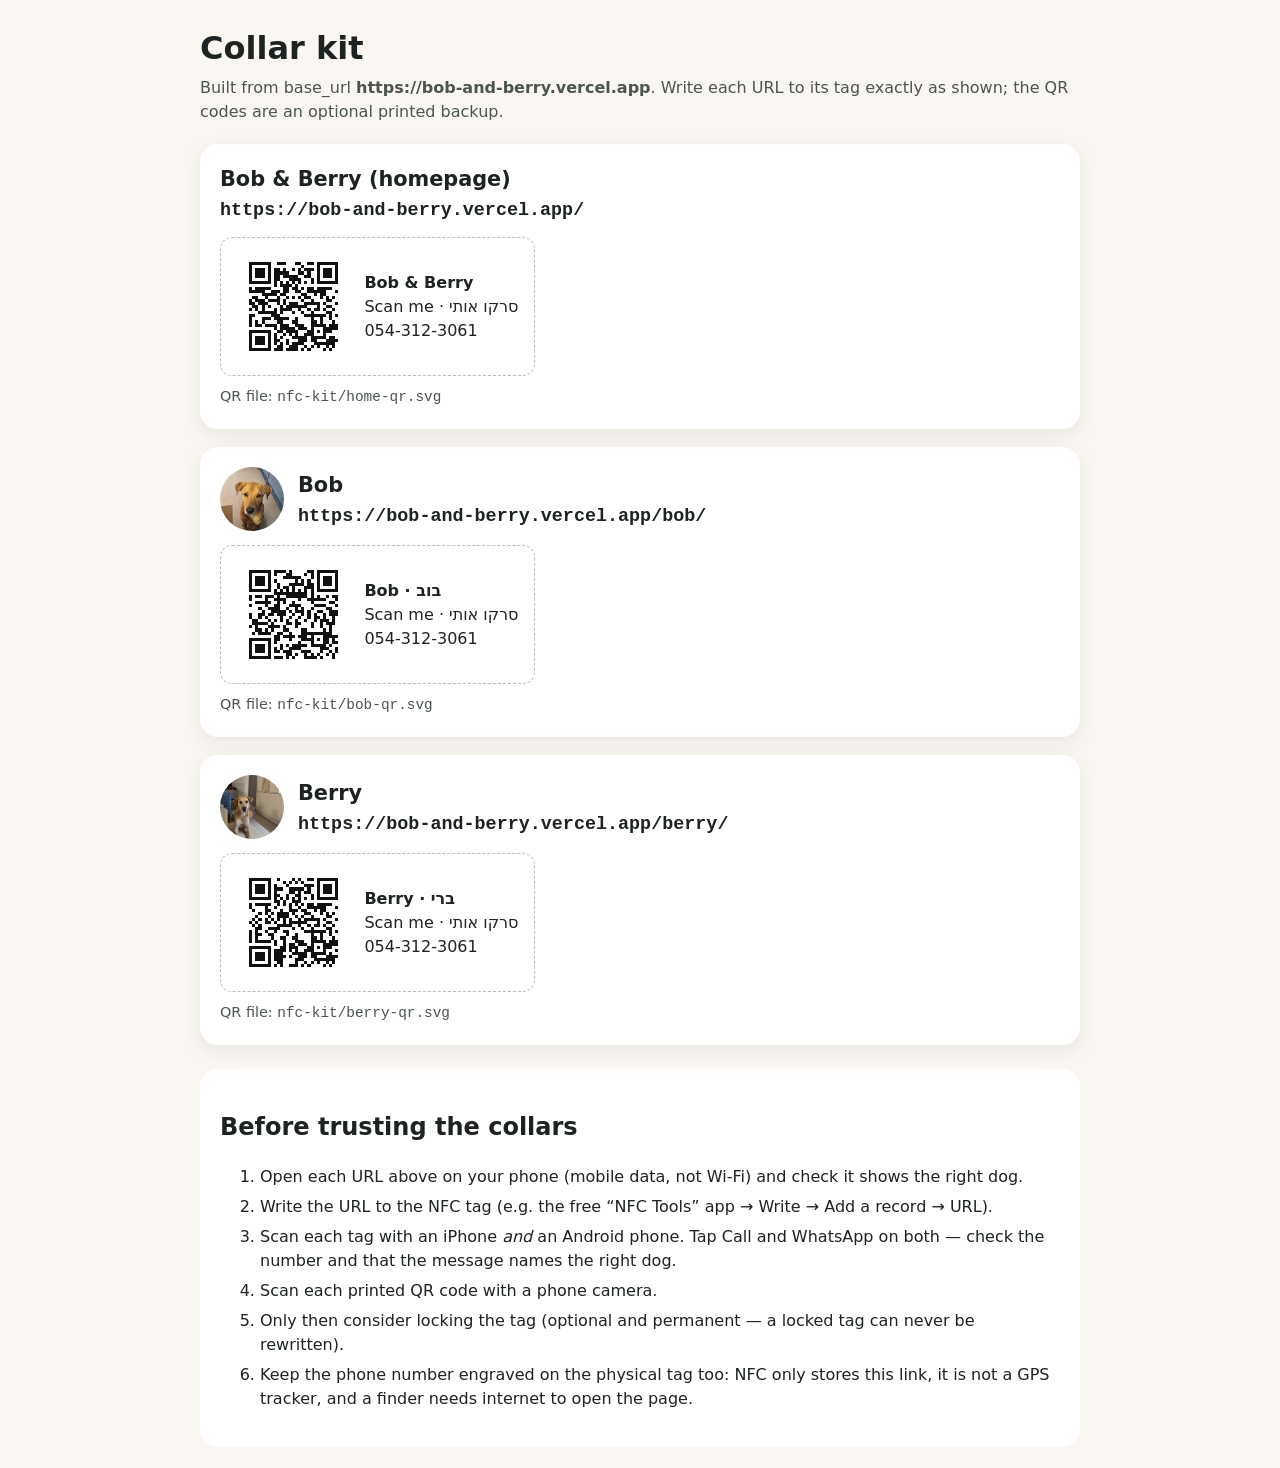
<file: nfc-kit/index.html>
<!doctype html><html lang="en"><head><meta charset="utf-8">
<meta name="viewport" content="width=device-width, initial-scale=1"><meta name="robots" content="noindex">
<title>Collar kit — Bob &amp; Berry</title>
<style>
body{font:16px/1.5 system-ui,-apple-system,"Segoe UI",Roboto,sans-serif;margin:0;padding:24px;background:#faf7f2;color:#1d2321}
main{max-width:880px;margin:0 auto} h1{margin:0 0 4px} .lead{color:#4b5451;margin:0 0 20px}
.kit-card{background:#fff;border-radius:18px;padding:20px;margin:0 0 18px;box-shadow:0 6px 20px rgba(0,0,0,.07);break-inside:avoid}
.kit-card header{display:flex;gap:14px;align-items:center} .kit-card img{width:64px;height:64px;border-radius:50%;object-fit:cover}
.kit-card h2{margin:0;font-size:1.3rem} .url{font:700 1.15rem/1.3 ui-monospace,Consolas,monospace;margin:4px 0 0;word-break:break-all;user-select:all}
.print-label{display:inline-flex;gap:14px;align-items:center;border:1.5px dashed #bbb;border-radius:12px;padding:12px 16px;margin-top:14px}
.qr svg{width:30mm;height:30mm;display:block} .file{color:#4b5451;font-size:.9rem;margin:10px 0 0}
ol li{margin:6px 0} .box{background:#fff;border-radius:18px;padding:20px;margin-top:24px}
@media print{body{background:#fff;padding:0} .box,.lead{display:none} .kit-card{box-shadow:none;border:1px solid #ddd}}
</style></head><body><main>
<h1>Collar kit</h1>
<p class="lead">Built from base_url <strong>https://bob-and-berry.vercel.app</strong>. Write each URL to its tag exactly as shown; the QR codes are an optional printed backup.</p>
<section class="kit-card">
<header><div><h2>Bob &amp; Berry (homepage)</h2><p class="url">https://bob-and-berry.vercel.app/</p></div></header>
<div class="print-label">
  <div class="qr"><svg xmlns="http://www.w3.org/2000/svg" viewBox="0 0 37 37" shape-rendering="crispEdges" role="img"><title>QR code for https://bob-and-berry.vercel.app/</title><rect width="37" height="37" fill="#ffffff"/><path d="M4,4h7v1h-7zM13,4h3v1h-3zM19,4h2v1h-2zM23,4h2v1h-2zM26,4h7v1h-7zM4,5h1v1h-1zM10,5h1v1h-1zM21,5h1v1h-1zM26,5h1v1h-1zM32,5h1v1h-1zM4,6h1v1h-1zM6,6h3v1h-3zM10,6h1v1h-1zM12,6h2v1h-2zM15,6h1v1h-1zM18,6h1v1h-1zM20,6h1v1h-1zM22,6h3v1h-3zM26,6h1v1h-1zM28,6h3v1h-3zM32,6h1v1h-1zM4,7h1v1h-1zM6,7h3v1h-3zM10,7h1v1h-1zM12,7h5v1h-5zM20,7h2v1h-2zM23,7h1v1h-1zM26,7h1v1h-1zM28,7h3v1h-3zM32,7h1v1h-1zM4,8h1v1h-1zM6,8h3v1h-3zM10,8h1v1h-1zM12,8h2v1h-2zM15,8h5v1h-5zM22,8h2v1h-2zM26,8h1v1h-1zM28,8h3v1h-3zM32,8h1v1h-1zM4,9h1v1h-1zM10,9h1v1h-1zM12,9h2v1h-2zM17,9h4v1h-4zM24,9h1v1h-1zM26,9h1v1h-1zM32,9h1v1h-1zM4,10h7v1h-7zM12,10h1v1h-1zM14,10h1v1h-1zM16,10h1v1h-1zM18,10h1v1h-1zM20,10h1v1h-1zM22,10h1v1h-1zM24,10h1v1h-1zM26,10h7v1h-7zM12,11h1v1h-1zM14,11h4v1h-4zM19,11h1v1h-1zM4,12h1v1h-1zM6,12h5v1h-5zM15,12h2v1h-2zM18,12h2v1h-2zM21,12h1v1h-1zM23,12h2v1h-2zM26,12h5v1h-5zM4,13h5v1h-5zM11,13h3v1h-3zM15,13h2v1h-2zM19,13h2v1h-2zM23,13h6v1h-6zM32,13h1v1h-1zM8,14h5v1h-5zM14,14h2v1h-2zM21,14h2v1h-2zM25,14h1v1h-1zM27,14h2v1h-2zM5,15h2v1h-2zM9,15h1v1h-1zM13,15h1v1h-1zM16,15h1v1h-1zM18,15h1v1h-1zM20,15h1v1h-1zM22,15h2v1h-2zM27,15h1v1h-1zM29,15h1v1h-1zM31,15h1v1h-1zM4,16h1v1h-1zM6,16h3v1h-3zM10,16h4v1h-4zM15,16h1v1h-1zM21,16h1v1h-1zM24,16h1v1h-1zM29,16h2v1h-2zM4,17h2v1h-2zM7,17h3v1h-3zM13,17h1v1h-1zM15,17h1v1h-1zM17,17h3v1h-3zM22,17h5v1h-5zM28,17h1v1h-1zM32,17h1v1h-1zM5,18h2v1h-2zM8,18h1v1h-1zM10,18h1v1h-1zM14,18h1v1h-1zM16,18h7v1h-7zM26,18h1v1h-1zM29,18h2v1h-2zM4,19h1v1h-1zM6,19h1v1h-1zM8,19h1v1h-1zM12,19h1v1h-1zM14,19h4v1h-4zM20,19h1v1h-1zM23,19h1v1h-1zM25,19h2v1h-2zM28,19h1v1h-1zM31,19h1v1h-1zM7,20h6v1h-6zM14,20h1v1h-1zM18,20h1v1h-1zM21,20h1v1h-1zM24,20h1v1h-1zM29,20h2v1h-2zM4,21h2v1h-2zM11,21h3v1h-3zM22,21h7v1h-7zM30,21h1v1h-1zM32,21h1v1h-1zM4,22h1v1h-1zM8,22h3v1h-3zM12,22h5v1h-5zM19,22h1v1h-1zM24,22h1v1h-1zM27,22h1v1h-1zM30,22h1v1h-1zM4,23h1v1h-1zM6,23h1v1h-1zM8,23h1v1h-1zM13,23h2v1h-2zM18,23h2v1h-2zM24,23h2v1h-2zM27,23h1v1h-1zM31,23h1v1h-1zM4,24h1v1h-1zM6,24h2v1h-2zM9,24h4v1h-4zM14,24h3v1h-3zM19,24h3v1h-3zM24,24h5v1h-5zM30,24h3v1h-3zM12,25h1v1h-1zM14,25h5v1h-5zM20,25h3v1h-3zM24,25h1v1h-1zM28,25h5v1h-5zM4,26h7v1h-7zM13,26h2v1h-2zM16,26h4v1h-4zM23,26h2v1h-2zM26,26h1v1h-1zM28,26h3v1h-3zM4,27h1v1h-1zM10,27h1v1h-1zM12,27h1v1h-1zM15,27h1v1h-1zM17,27h1v1h-1zM19,27h1v1h-1zM22,27h3v1h-3zM28,27h1v1h-1zM4,28h1v1h-1zM6,28h3v1h-3zM10,28h1v1h-1zM12,28h1v1h-1zM14,28h1v1h-1zM18,28h5v1h-5zM24,28h5v1h-5zM30,28h2v1h-2zM4,29h1v1h-1zM6,29h3v1h-3zM10,29h1v1h-1zM12,29h2v1h-2zM16,29h1v1h-1zM20,29h3v1h-3zM24,29h2v1h-2zM29,29h4v1h-4zM4,30h1v1h-1zM6,30h3v1h-3zM10,30h1v1h-1zM12,30h1v1h-1zM14,30h1v1h-1zM16,30h1v1h-1zM18,30h4v1h-4zM25,30h7v1h-7zM4,31h1v1h-1zM10,31h1v1h-1zM13,31h2v1h-2zM17,31h3v1h-3zM22,31h1v1h-1zM24,31h1v1h-1zM26,31h1v1h-1zM29,31h1v1h-1zM31,31h1v1h-1zM4,32h7v1h-7zM12,32h3v1h-3zM16,32h4v1h-4zM21,32h1v1h-1zM23,32h1v1h-1zM28,32h1v1h-1zM30,32h1v1h-1z" fill="#111111"/></svg></div>
  <p><strong>Bob &amp; Berry</strong><br>
  Scan me · סרקו אותי<br><span dir="ltr">054-312-3061</span></p>
</div>
<p class="file">QR file: <code>nfc-kit/home-qr.svg</code></p>
</section><section class="kit-card">
<header><img src="../public/photos/bob/sitting-c17e12-480.jpg" alt="" style="object-position:50% 52%"><div><h2>Bob</h2><p class="url">https://bob-and-berry.vercel.app/bob/</p></div></header>
<div class="print-label">
  <div class="qr"><svg xmlns="http://www.w3.org/2000/svg" viewBox="0 0 37 37" shape-rendering="crispEdges" role="img"><title>QR code for https://bob-and-berry.vercel.app/bob/</title><rect width="37" height="37" fill="#ffffff"/><path d="M4,4h7v1h-7zM12,4h4v1h-4zM17,4h1v1h-1zM23,4h2v1h-2zM26,4h7v1h-7zM4,5h1v1h-1zM10,5h1v1h-1zM12,5h1v1h-1zM16,5h2v1h-2zM22,5h1v1h-1zM24,5h1v1h-1zM26,5h1v1h-1zM32,5h1v1h-1zM4,6h1v1h-1zM6,6h3v1h-3zM10,6h1v1h-1zM15,6h6v1h-6zM24,6h1v1h-1zM26,6h1v1h-1zM28,6h3v1h-3zM32,6h1v1h-1zM4,7h1v1h-1zM6,7h3v1h-3zM10,7h1v1h-1zM12,7h1v1h-1zM19,7h1v1h-1zM21,7h1v1h-1zM23,7h1v1h-1zM26,7h1v1h-1zM28,7h3v1h-3zM32,7h1v1h-1zM4,8h1v1h-1zM6,8h3v1h-3zM10,8h1v1h-1zM13,8h1v1h-1zM17,8h5v1h-5zM23,8h2v1h-2zM26,8h1v1h-1zM28,8h3v1h-3zM32,8h1v1h-1zM4,9h1v1h-1zM10,9h1v1h-1zM13,9h1v1h-1zM15,9h2v1h-2zM18,9h1v1h-1zM22,9h3v1h-3zM26,9h1v1h-1zM32,9h1v1h-1zM4,10h7v1h-7zM12,10h1v1h-1zM14,10h1v1h-1zM16,10h1v1h-1zM18,10h1v1h-1zM20,10h1v1h-1zM22,10h1v1h-1zM24,10h1v1h-1zM26,10h7v1h-7zM12,11h11v1h-11zM24,11h1v1h-1zM4,12h1v1h-1zM6,12h2v1h-2zM9,12h3v1h-3zM13,12h1v1h-1zM16,12h7v1h-7zM24,12h1v1h-1zM26,12h1v1h-1zM29,12h1v1h-1zM31,12h2v1h-2zM4,13h1v1h-1zM9,13h1v1h-1zM12,13h4v1h-4zM20,13h1v1h-1zM23,13h6v1h-6zM32,13h1v1h-1zM6,14h5v1h-5zM13,14h1v1h-1zM15,14h1v1h-1zM18,14h1v1h-1zM24,14h1v1h-1zM30,14h2v1h-2zM4,15h1v1h-1zM9,15h1v1h-1zM12,15h2v1h-2zM17,15h4v1h-4zM25,15h4v1h-4zM32,15h1v1h-1zM7,16h1v1h-1zM10,16h4v1h-4zM16,16h1v1h-1zM19,16h1v1h-1zM21,16h1v1h-1zM24,16h1v1h-1zM29,16h2v1h-2zM8,17h1v1h-1zM11,17h5v1h-5zM17,17h1v1h-1zM19,17h3v1h-3zM23,17h1v1h-1zM26,17h2v1h-2zM30,17h3v1h-3zM4,18h1v1h-1zM7,18h2v1h-2zM10,18h2v1h-2zM13,18h3v1h-3zM18,18h1v1h-1zM21,18h1v1h-1zM23,18h1v1h-1zM25,18h1v1h-1zM28,18h1v1h-1zM30,18h3v1h-3zM4,19h1v1h-1zM7,19h1v1h-1zM9,19h1v1h-1zM14,19h1v1h-1zM17,19h1v1h-1zM20,19h1v1h-1zM23,19h1v1h-1zM25,19h2v1h-2zM28,19h1v1h-1zM31,19h1v1h-1zM5,20h2v1h-2zM10,20h1v1h-1zM12,20h1v1h-1zM14,20h1v1h-1zM16,20h1v1h-1zM19,20h1v1h-1zM22,20h1v1h-1zM25,20h1v1h-1zM27,20h3v1h-3zM31,20h1v1h-1zM5,21h5v1h-5zM11,21h1v1h-1zM16,21h2v1h-2zM19,21h2v1h-2zM24,21h1v1h-1zM27,21h1v1h-1zM29,21h3v1h-3zM4,22h1v1h-1zM6,22h1v1h-1zM10,22h4v1h-4zM15,22h1v1h-1zM19,22h1v1h-1zM24,22h1v1h-1zM27,22h1v1h-1zM30,22h1v1h-1zM6,23h2v1h-2zM9,23h1v1h-1zM11,23h1v1h-1zM15,23h2v1h-2zM21,23h2v1h-2zM28,23h1v1h-1zM30,23h1v1h-1zM5,24h1v1h-1zM7,24h4v1h-4zM13,24h2v1h-2zM17,24h1v1h-1zM21,24h10v1h-10zM12,25h2v1h-2zM15,25h4v1h-4zM20,25h3v1h-3zM24,25h1v1h-1zM28,25h5v1h-5zM4,26h7v1h-7zM12,26h2v1h-2zM17,26h1v1h-1zM21,26h4v1h-4zM26,26h1v1h-1zM28,26h2v1h-2zM31,26h1v1h-1zM4,27h1v1h-1zM10,27h1v1h-1zM12,27h1v1h-1zM20,27h1v1h-1zM24,27h1v1h-1zM28,27h2v1h-2zM31,27h2v1h-2zM4,28h1v1h-1zM6,28h3v1h-3zM10,28h1v1h-1zM14,28h1v1h-1zM16,28h1v1h-1zM18,28h5v1h-5zM24,28h5v1h-5zM30,28h1v1h-1zM4,29h1v1h-1zM6,29h3v1h-3zM10,29h1v1h-1zM12,29h1v1h-1zM14,29h1v1h-1zM17,29h4v1h-4zM27,29h3v1h-3zM32,29h1v1h-1zM4,30h1v1h-1zM6,30h3v1h-3zM10,30h1v1h-1zM12,30h2v1h-2zM15,30h3v1h-3zM21,30h3v1h-3zM27,30h1v1h-1zM30,30h1v1h-1zM32,30h1v1h-1zM4,31h1v1h-1zM10,31h1v1h-1zM16,31h2v1h-2zM19,31h1v1h-1zM22,31h1v1h-1zM24,31h1v1h-1zM26,31h1v1h-1zM29,31h1v1h-1zM31,31h1v1h-1zM4,32h7v1h-7zM12,32h3v1h-3zM16,32h1v1h-1zM18,32h1v1h-1zM22,32h4v1h-4zM27,32h1v1h-1zM31,32h1v1h-1z" fill="#111111"/></svg></div>
  <p><strong>Bob · בוב</strong><br>
  Scan me · סרקו אותי<br><span dir="ltr">054-312-3061</span></p>
</div>
<p class="file">QR file: <code>nfc-kit/bob-qr.svg</code></p>
</section><section class="kit-card">
<header><img src="../public/photos/berry/rug-3b5ab8-480.jpg" alt="" style="object-position:40% 42%"><div><h2>Berry</h2><p class="url">https://bob-and-berry.vercel.app/berry/</p></div></header>
<div class="print-label">
  <div class="qr"><svg xmlns="http://www.w3.org/2000/svg" viewBox="0 0 37 37" shape-rendering="crispEdges" role="img"><title>QR code for https://bob-and-berry.vercel.app/berry/</title><rect width="37" height="37" fill="#ffffff"/><path d="M4,4h7v1h-7zM13,4h1v1h-1zM18,4h1v1h-1zM20,4h1v1h-1zM23,4h2v1h-2zM26,4h7v1h-7zM4,5h1v1h-1zM10,5h1v1h-1zM15,5h1v1h-1zM17,5h1v1h-1zM19,5h1v1h-1zM21,5h1v1h-1zM26,5h1v1h-1zM32,5h1v1h-1zM4,6h1v1h-1zM6,6h3v1h-3zM10,6h1v1h-1zM12,6h1v1h-1zM16,6h1v1h-1zM22,6h3v1h-3zM26,6h1v1h-1zM28,6h3v1h-3zM32,6h1v1h-1zM4,7h1v1h-1zM6,7h3v1h-3zM10,7h1v1h-1zM12,7h3v1h-3zM17,7h5v1h-5zM23,7h1v1h-1zM26,7h1v1h-1zM28,7h3v1h-3zM32,7h1v1h-1zM4,8h1v1h-1zM6,8h3v1h-3zM10,8h1v1h-1zM12,8h1v1h-1zM17,8h2v1h-2zM20,8h1v1h-1zM22,8h2v1h-2zM26,8h1v1h-1zM28,8h3v1h-3zM32,8h1v1h-1zM4,9h1v1h-1zM10,9h1v1h-1zM12,9h2v1h-2zM16,9h1v1h-1zM19,9h2v1h-2zM24,9h1v1h-1zM26,9h1v1h-1zM32,9h1v1h-1zM4,10h7v1h-7zM12,10h1v1h-1zM14,10h1v1h-1zM16,10h1v1h-1zM18,10h1v1h-1zM20,10h1v1h-1zM22,10h1v1h-1zM24,10h1v1h-1zM26,10h7v1h-7zM12,11h2v1h-2zM15,11h1v1h-1zM18,11h3v1h-3zM4,12h1v1h-1zM6,12h5v1h-5zM13,12h1v1h-1zM15,12h1v1h-1zM17,12h1v1h-1zM19,12h1v1h-1zM21,12h1v1h-1zM23,12h2v1h-2zM26,12h5v1h-5zM4,13h1v1h-1zM9,13h1v1h-1zM12,13h1v1h-1zM17,13h1v1h-1zM20,13h1v1h-1zM23,13h6v1h-6zM32,13h1v1h-1zM5,14h1v1h-1zM9,14h2v1h-2zM14,14h1v1h-1zM17,14h3v1h-3zM21,14h2v1h-2zM25,14h1v1h-1zM27,14h2v1h-2zM7,15h1v1h-1zM9,15h1v1h-1zM11,15h1v1h-1zM13,15h4v1h-4zM18,15h1v1h-1zM22,15h2v1h-2zM27,15h1v1h-1zM29,15h1v1h-1zM31,15h1v1h-1zM6,16h1v1h-1zM10,16h1v1h-1zM13,16h4v1h-4zM19,16h1v1h-1zM21,16h1v1h-1zM24,16h1v1h-1zM29,16h2v1h-2zM5,17h1v1h-1zM7,17h1v1h-1zM9,17h1v1h-1zM11,17h1v1h-1zM13,17h1v1h-1zM15,17h1v1h-1zM17,17h1v1h-1zM20,17h1v1h-1zM22,17h5v1h-5zM28,17h1v1h-1zM32,17h1v1h-1zM4,18h1v1h-1zM6,18h1v1h-1zM9,18h2v1h-2zM12,18h1v1h-1zM15,18h1v1h-1zM17,18h6v1h-6zM26,18h1v1h-1zM29,18h2v1h-2zM5,19h1v1h-1zM7,19h1v1h-1zM13,19h5v1h-5zM20,19h1v1h-1zM23,19h1v1h-1zM25,19h2v1h-2zM28,19h1v1h-1zM31,19h1v1h-1zM6,20h2v1h-2zM10,20h4v1h-4zM18,20h1v1h-1zM21,20h1v1h-1zM24,20h1v1h-1zM29,20h2v1h-2zM4,21h1v1h-1zM6,21h1v1h-1zM9,21h1v1h-1zM12,21h1v1h-1zM15,21h2v1h-2zM22,21h7v1h-7zM30,21h1v1h-1zM32,21h1v1h-1zM4,22h1v1h-1zM6,22h2v1h-2zM10,22h2v1h-2zM16,22h1v1h-1zM19,22h1v1h-1zM24,22h1v1h-1zM27,22h1v1h-1zM30,22h1v1h-1zM4,23h1v1h-1zM6,23h1v1h-1zM11,23h1v1h-1zM14,23h2v1h-2zM18,23h2v1h-2zM24,23h2v1h-2zM27,23h1v1h-1zM31,23h1v1h-1zM4,24h1v1h-1zM6,24h5v1h-5zM12,24h1v1h-1zM15,24h1v1h-1zM19,24h3v1h-3zM24,24h5v1h-5zM30,24h3v1h-3zM12,25h1v1h-1zM15,25h1v1h-1zM17,25h2v1h-2zM20,25h3v1h-3zM24,25h1v1h-1zM28,25h5v1h-5zM4,26h7v1h-7zM14,26h2v1h-2zM17,26h3v1h-3zM23,26h2v1h-2zM26,26h1v1h-1zM28,26h3v1h-3zM4,27h1v1h-1zM10,27h1v1h-1zM12,27h4v1h-4zM17,27h1v1h-1zM19,27h1v1h-1zM22,27h3v1h-3zM28,27h1v1h-1zM32,27h1v1h-1zM4,28h1v1h-1zM6,28h3v1h-3zM10,28h1v1h-1zM12,28h3v1h-3zM18,28h5v1h-5zM24,28h5v1h-5zM30,28h1v1h-1zM4,29h1v1h-1zM6,29h3v1h-3zM10,29h1v1h-1zM12,29h4v1h-4zM17,29h1v1h-1zM20,29h3v1h-3zM24,29h2v1h-2zM29,29h4v1h-4zM4,30h1v1h-1zM6,30h3v1h-3zM10,30h1v1h-1zM12,30h3v1h-3zM19,30h3v1h-3zM25,30h7v1h-7zM4,31h1v1h-1zM10,31h1v1h-1zM13,31h2v1h-2zM19,31h1v1h-1zM22,31h1v1h-1zM24,31h1v1h-1zM26,31h1v1h-1zM29,31h1v1h-1zM31,31h1v1h-1zM4,32h7v1h-7zM12,32h1v1h-1zM14,32h1v1h-1zM17,32h3v1h-3zM21,32h1v1h-1zM23,32h1v1h-1zM28,32h1v1h-1zM30,32h1v1h-1z" fill="#111111"/></svg></div>
  <p><strong>Berry · ברי</strong><br>
  Scan me · סרקו אותי<br><span dir="ltr">054-312-3061</span></p>
</div>
<p class="file">QR file: <code>nfc-kit/berry-qr.svg</code></p>
</section>
<section class="box"><h2>Before trusting the collars</h2><ol>
<li>Open each URL above on your phone (mobile data, not Wi-Fi) and check it shows the right dog.</li>
<li>Write the URL to the NFC tag (e.g. the free “NFC Tools” app → Write → Add a record → URL).</li>
<li>Scan each tag with an iPhone <em>and</em> an Android phone. Tap Call and WhatsApp on both — check the number and that the message names the right dog.</li>
<li>Scan each printed QR code with a phone camera.</li>
<li>Only then consider locking the tag (optional and permanent — a locked tag can never be rewritten).</li>
<li>Keep the phone number engraved on the physical tag too: NFC only stores this link, it is not a GPS tracker, and a finder needs internet to open the page.</li>
</ol></section>
</main></body></html>
</file>
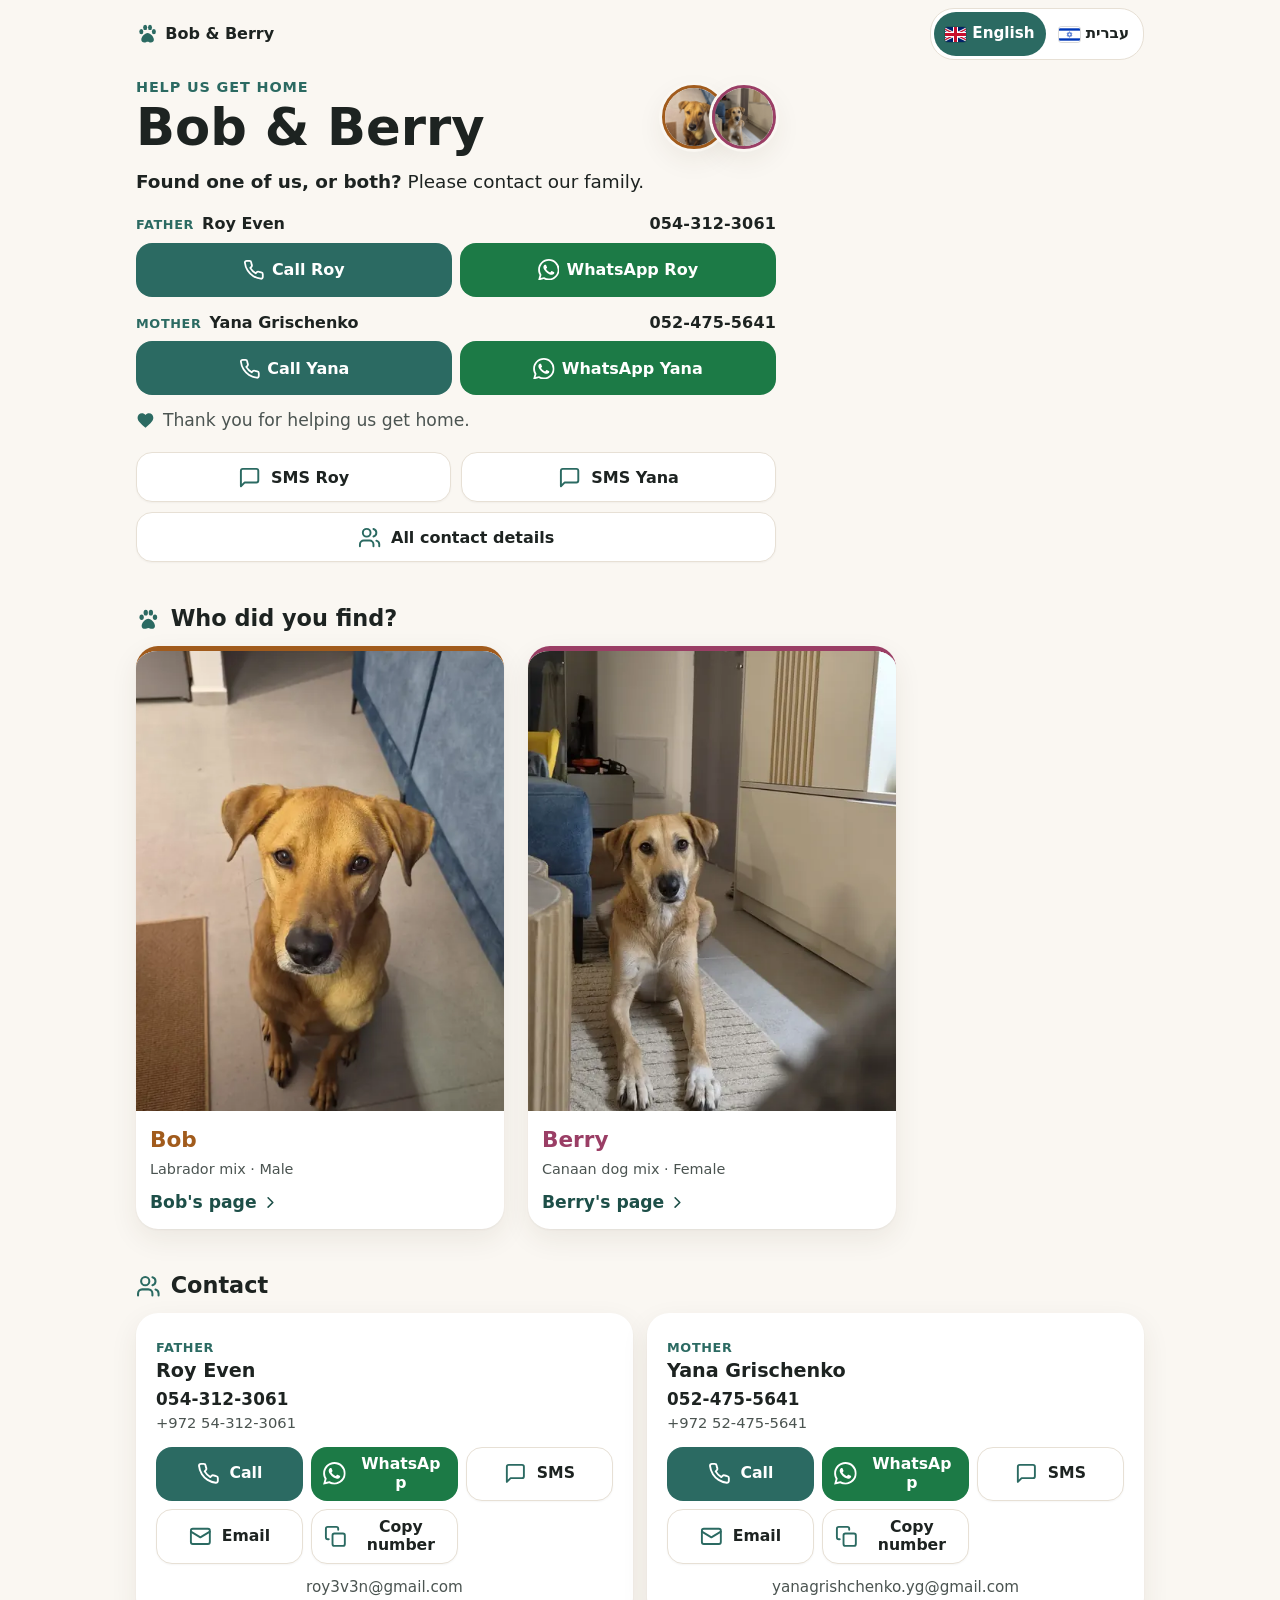
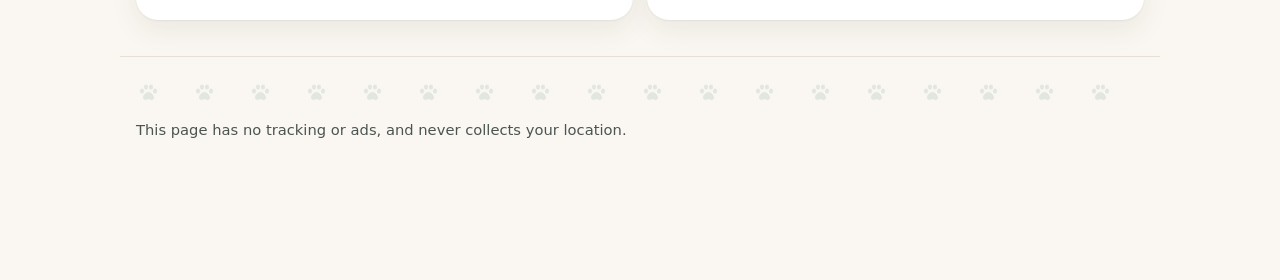
<file: public/index.html>
<!doctype html>
<html lang="en" dir="ltr">
<head>
<meta charset="utf-8">
<meta name="viewport" content="width=device-width, initial-scale=1, viewport-fit=cover">
<title>Bob &amp; Berry</title>
<meta name="description" content="Found one of us, or both? · מצאתם אחד מאיתנו, או את שנינו?">
<meta name="robots" content="noindex, nofollow, noarchive, noimageindex">
<meta name="format-detection" content="telephone=no, date=no, email=no, address=no">
<meta name="theme-color" content="#faf7f2">
<meta name="referrer" content="strict-origin-when-cross-origin">
<link rel="canonical" href="https://bob-and-berry.vercel.app/">
<meta property="og:url" content="https://bob-and-berry.vercel.app/">
<meta property="og:type" content="website">
<meta property="og:title" content="Bob &amp; Berry · בוב וברי">
<meta property="og:description" content="Found one of us, or both? · מצאתם אחד מאיתנו, או את שנינו?">
<meta property="og:image" content="https://bob-and-berry.vercel.app/photos/bob/sitting-c17e12-960.jpg">
<link rel="icon" href="favicon.svg" type="image/svg+xml">
<link rel="stylesheet" href="assets/styles.css?v=572ee3281c">
<script>(function(d){var h=d.documentElement,l;h.classList.add('js');try{var p=new URLSearchParams(location.search).get('lang');if(p==='he'||p==='en')l=p}catch(e){}if(!l){try{var s=localStorage.getItem('bb-lang');if(s==='he'||s==='en')l=s}catch(e){}}if(!l){var n=(navigator.languages&&navigator.languages[0])||navigator.language||'';l=/^(he|iw)\b/i.test(n)?'he':'en'}h.lang=l;h.dir=l==='he'?'rtl':'ltr'})(document);</script>
</head>
<body>
<svg xmlns="http://www.w3.org/2000/svg" style="display:none" aria-hidden="true"><symbol id="i-phone" viewBox="0 0 24 24" fill="none" stroke="currentColor" stroke-width="2" stroke-linecap="round" stroke-linejoin="round"><path d="M22 16.92v3a2 2 0 0 1-2.18 2 19.79 19.79 0 0 1-8.63-3.07 19.5 19.5 0 0 1-6-6 19.79 19.79 0 0 1-3.07-8.67A2 2 0 0 1 4.11 2h3a2 2 0 0 1 2 1.72 12.84 12.84 0 0 0 .7 2.81 2 2 0 0 1-.45 2.11L8.09 9.91a16 16 0 0 0 6 6l1.27-1.27a2 2 0 0 1 2.11-.45 12.84 12.84 0 0 0 2.81.7A2 2 0 0 1 22 16.92z"/></symbol><symbol id="i-sms" viewBox="0 0 24 24" fill="none" stroke="currentColor" stroke-width="2" stroke-linecap="round" stroke-linejoin="round"><path d="M21 15a2 2 0 0 1-2 2H7l-4 4V5a2 2 0 0 1 2-2h14a2 2 0 0 1 2 2z"/></symbol><symbol id="i-mail" viewBox="0 0 24 24" fill="none" stroke="currentColor" stroke-width="2" stroke-linecap="round" stroke-linejoin="round"><rect x="2" y="4" width="20" height="16" rx="2"/><path d="m22 7-10 6L2 7"/></symbol><symbol id="i-copy" viewBox="0 0 24 24" fill="none" stroke="currentColor" stroke-width="2" stroke-linecap="round" stroke-linejoin="round"><rect x="9" y="9" width="13" height="13" rx="2"/><path d="M5 15H4a2 2 0 0 1-2-2V4a2 2 0 0 1 2-2h9a2 2 0 0 1 2 2v1"/></symbol><symbol id="i-users" viewBox="0 0 24 24" fill="none" stroke="currentColor" stroke-width="2" stroke-linecap="round" stroke-linejoin="round"><path d="M16 21v-2a4 4 0 0 0-4-4H6a4 4 0 0 0-4 4v2"/><circle cx="9" cy="7" r="4"/><path d="M22 21v-2a4 4 0 0 0-3-3.87"/><path d="M16 3.13a4 4 0 0 1 0 7.75"/></symbol><symbol id="i-x" viewBox="0 0 24 24" fill="none" stroke="currentColor" stroke-width="2" stroke-linecap="round" stroke-linejoin="round"><path d="M18 6 6 18M6 6l12 12"/></symbol><symbol id="i-left" viewBox="0 0 24 24" fill="none" stroke="currentColor" stroke-width="2" stroke-linecap="round" stroke-linejoin="round"><path d="m15 18-6-6 6-6"/></symbol><symbol id="i-right" viewBox="0 0 24 24" fill="none" stroke="currentColor" stroke-width="2" stroke-linecap="round" stroke-linejoin="round"><path d="m9 18 6-6-6-6"/></symbol><symbol id="i-info" viewBox="0 0 24 24" fill="none" stroke="currentColor" stroke-width="2" stroke-linecap="round" stroke-linejoin="round"><circle cx="12" cy="12" r="10"/><path d="M12 16v-4M12 8h.01"/></symbol><symbol id="i-home" viewBox="0 0 24 24" fill="none" stroke="currentColor" stroke-width="2" stroke-linecap="round" stroke-linejoin="round"><path d="m3 10 9-7 9 7v10a2 2 0 0 1-2 2H5a2 2 0 0 1-2-2z"/><path d="M9 22V12h6v10"/></symbol><symbol id="i-whatsapp" viewBox="0 0 24 24" fill="currentColor"><path d="M17.47 14.38c-.3-.15-1.76-.87-2.03-.97-.27-.1-.47-.15-.67.15-.2.3-.77.97-.94 1.16-.17.2-.35.22-.64.07-.3-.15-1.26-.46-2.39-1.47-.88-.79-1.48-1.76-1.65-2.06-.17-.3-.02-.46.13-.6.13-.14.3-.35.45-.52.15-.17.2-.3.3-.5.1-.2.05-.37-.03-.52-.07-.15-.67-1.61-.92-2.2-.24-.58-.49-.5-.67-.51h-.57c-.2 0-.52.07-.79.37-.27.3-1.04 1.02-1.04 2.48s1.07 2.88 1.21 3.07c.15.2 2.1 3.2 5.08 4.49.71.31 1.26.49 1.7.63.71.23 1.36.2 1.87.12.57-.09 1.76-.72 2-1.41.25-.7.25-1.29.18-1.41-.08-.13-.28-.2-.57-.35zM12.05 21.79h-.01a9.87 9.87 0 0 1-5.03-1.38l-.36-.21-3.74.98 1-3.65-.24-.37a9.86 9.86 0 0 1-1.51-5.26c0-5.45 4.44-9.88 9.89-9.88 2.64 0 5.12 1.03 6.99 2.9a9.83 9.83 0 0 1 2.89 7c0 5.45-4.44 9.88-9.88 9.88zm8.41-18.3A11.82 11.82 0 0 0 12.05 0C5.5 0 .16 5.34.16 11.89c0 2.1.55 4.14 1.59 5.95L.06 24l6.31-1.65a11.88 11.88 0 0 0 5.68 1.45h.01c6.55 0 11.89-5.34 11.89-11.89 0-3.18-1.24-6.16-3.49-8.41z"/></symbol><symbol id="i-paw" viewBox="0 0 24 24" fill="currentColor"><ellipse cx="5.5" cy="10" rx="2.1" ry="2.7"/><ellipse cx="9.5" cy="5.6" rx="2.1" ry="2.8"/><ellipse cx="14.5" cy="5.6" rx="2.1" ry="2.8"/><ellipse cx="18.5" cy="10" rx="2.1" ry="2.7"/><path d="M12 11.5c-3 0-6.5 4.1-6.5 6.9 0 1.9 1.4 2.9 3.1 2.9 1.4 0 2.2-.8 3.4-.8s2 .8 3.4.8c1.7 0 3.1-1 3.1-2.9 0-2.8-3.5-6.9-6.5-6.9z"/></symbol><symbol id="i-heart" viewBox="0 0 24 24" fill="currentColor"><path d="M12 21.35 10.55 20C5.4 15.36 2 12.28 2 8.5 2 5.42 4.42 3 7.5 3c1.74 0 3.41.81 4.5 2.09C13.09 3.81 14.76 3 16.5 3 19.58 3 22 5.42 22 8.5c0 3.78-3.4 6.86-8.55 11.54z"/></symbol><symbol id="f-en" viewBox="0 0 60 30" preserveAspectRatio="xMidYMid slice"><rect width="60" height="30" fill="#012169"/><path d="M0 0 60 30M60 0 0 30" stroke="#fff" stroke-width="6"/><path d="M0 0 60 30M60 0 0 30" stroke="#C8102E" stroke-width="2.4"/><path d="M30 0v30M0 15h60" stroke="#fff" stroke-width="10"/><path d="M30 0v30M0 15h60" stroke="#C8102E" stroke-width="6"/></symbol><symbol id="f-he" viewBox="0 0 220 160" preserveAspectRatio="xMidYMid slice"><rect width="220" height="160" fill="#fff"/><rect y="15" width="220" height="25" fill="#0038b8"/><rect y="120" width="220" height="25" fill="#0038b8"/><path d="M110 50 136 95H84ZM110 110 84 65h52Z" fill="none" stroke="#0038b8" stroke-width="5.5"/></symbol></svg>
<header class="topbar wrap"><a class="brand" href="./" aria-label="Bob &amp; Berry home" data-ia="aria-label=s33"><svg class="icon " aria-hidden="true" focusable="false"><use href="#i-paw"/></svg><span class="brand-text" data-i="s1">Bob &amp; Berry</span></a><nav class="lang" aria-label="Language" data-ia="aria-label=s34"><a href="?lang=en" data-lang="en" lang="en" hreflang="en" aria-current="true"><svg class="flag" aria-hidden="true" focusable="false"><use href="#f-en"/></svg>English</a><a href="?lang=he" data-lang="he" lang="he" hreflang="he"><svg class="flag" aria-hidden="true" focusable="false"><use href="#f-he"/></svg>עברית</a></nav></header>
<main id="main" class="wrap">
<section class="home-hero" aria-labelledby="home-title"><div class="home-title-row"><div><p class="eyebrow" data-i="s0">Help us get home</p><h1 id="home-title"><span data-i="s1">Bob &amp; Berry</span></h1></div><div class="avatars" aria-hidden="true"><img src="photos/bob/sitting-c17e12-480.jpg" alt="" width="64" height="64" style="object-position:50% 52%;--accent:#A15B1C"><img src="photos/berry/rug-3b5ab8-480.jpg" alt="" width="64" height="64" style="object-position:40% 42%;--accent:#9A3E65"></div></div><p class="found"><strong><span data-i="s2">Found one of us, or both?</span></strong> <span data-i="s3">Please contact our family.</span></p><div class="actions" id="contact-actions"><div class="cp"><p class="cp-label"><span class="cp-role" data-i="s6">Father</span><strong><span data-i="s7">Roy Even</span></strong><span class="num ltr" dir="ltr">054-312-3061</span></p><div class="cp-btns"><a class="btn btn-call" href="tel:+972543123061" data-ia="href=s8"><svg class="icon " aria-hidden="true" focusable="false"><use href="#i-phone"/></svg><span data-i="s9">Call Roy</span></a><a class="btn btn-wa" href="https://wa.me/972543123061?text=Hi%20Roy%2C%20I%20found%20Bob%20and%20Berry.%20I%27m%20at%20%5Btype%20your%20location%5D.%20Please%20contact%20me." data-ia="href=s4" target="_blank" rel="noopener"><svg class="icon " aria-hidden="true" focusable="false"><use href="#i-whatsapp"/></svg><span data-i="s5">WhatsApp Roy</span></a></div></div><div class="cp"><p class="cp-label"><span class="cp-role" data-i="s12">Mother</span><strong><span data-i="s13">Yana Grischenko</span></strong><span class="num ltr" dir="ltr">052-475-5641</span></p><div class="cp-btns"><a class="btn btn-call" href="tel:+972524755641" data-ia="href=s14"><svg class="icon " aria-hidden="true" focusable="false"><use href="#i-phone"/></svg><span data-i="s15">Call Yana</span></a><a class="btn btn-wa" href="https://wa.me/972524755641?text=Hi%20Yana%2C%20I%20found%20Bob%20and%20Berry.%20I%27m%20at%20%5Btype%20your%20location%5D.%20Please%20contact%20me." data-ia="href=s10" target="_blank" rel="noopener"><svg class="icon " aria-hidden="true" focusable="false"><use href="#i-whatsapp"/></svg><span data-i="s11">WhatsApp Yana</span></a></div></div></div><p class="thanks"><svg class="icon " aria-hidden="true" focusable="false"><use href="#i-heart"/></svg><span data-i="s16">Thank you for helping us get home.</span></p><div class="more-actions"><a class="btn btn-soft" href="sms:+972543123061?&amp;body=Hi%20Roy%2C%20I%20found%20Bob%20and%20Berry.%20I%27m%20at%20%5Btype%20your%20location%5D.%20Please%20contact%20me." data-ia="href=s17"><svg class="icon " aria-hidden="true" focusable="false"><use href="#i-sms"/></svg><span data-i="s18">SMS Roy</span></a><a class="btn btn-soft" href="sms:+972524755641?&amp;body=Hi%20Yana%2C%20I%20found%20Bob%20and%20Berry.%20I%27m%20at%20%5Btype%20your%20location%5D.%20Please%20contact%20me." data-ia="href=s19"><svg class="icon " aria-hidden="true" focusable="false"><use href="#i-sms"/></svg><span data-i="s20">SMS Yana</span></a><a class="btn btn-soft" href="#contacts"><svg class="icon " aria-hidden="true" focusable="false"><use href="#i-users"/></svg><span data-i="s21">All contact details</span></a></div></section>
<section class="section" aria-labelledby="who-title"><h2 id="who-title"><svg class="icon " aria-hidden="true" focusable="false"><use href="#i-paw"/></svg><span data-i="s22">Who did you find?</span></h2><ul class="dog-cards"><li><a class="dog-card" href="bob/" style="--accent:#A15B1C"><span class="ph"><picture><source type="image/webp" srcset="photos/bob/sitting-c17e12-480.webp 480w, photos/bob/sitting-c17e12-960.webp 960w, photos/bob/sitting-c17e12-1080.webp 1080w" sizes="(min-width: 820px) 360px, 46vw"><img src="photos/bob/sitting-c17e12-960.jpg" srcset="photos/bob/sitting-c17e12-480.jpg 480w, photos/bob/sitting-c17e12-960.jpg 960w, photos/bob/sitting-c17e12-1080.jpg 1080w" sizes="(min-width: 820px) 360px, 46vw" width="1080" height="1920" alt="Bob sitting on a tiled floor, looking up at the camera" data-ia="alt=s23" loading="lazy" decoding="async" style="object-position:50% 52%" data-ph></picture><span class="ph-fallback"><svg class="icon " aria-hidden="true" focusable="false"><use href="#i-paw"/></svg><span data-i="s24">Photo unavailable</span></span></span><span class="dog-card-body"><span class="dog-card-name" data-i="s25">Bob</span><span class="dog-card-meta" data-i="s26">Labrador mix · Male</span><span class="dog-card-link"><span data-i="s27">Bob&#x27;s page</span><svg class="icon flip" aria-hidden="true" focusable="false"><use href="#i-right"/></svg></span></span></a></li><li><a class="dog-card" href="berry/" style="--accent:#9A3E65"><span class="ph"><picture><source type="image/webp" srcset="photos/berry/rug-3b5ab8-480.webp 480w, photos/berry/rug-3b5ab8-960.webp 960w, photos/berry/rug-3b5ab8-1440.webp 1440w" sizes="(min-width: 820px) 360px, 46vw"><img src="photos/berry/rug-3b5ab8-960.jpg" srcset="photos/berry/rug-3b5ab8-480.jpg 480w, photos/berry/rug-3b5ab8-960.jpg 960w, photos/berry/rug-3b5ab8-1440.jpg 1440w" sizes="(min-width: 820px) 360px, 46vw" width="1440" height="1920" alt="Berry lying on a rug with her front legs stretched out, looking at the camera" data-ia="alt=s28" loading="lazy" decoding="async" style="object-position:40% 42%" data-ph></picture><span class="ph-fallback"><svg class="icon " aria-hidden="true" focusable="false"><use href="#i-paw"/></svg><span data-i="s24">Photo unavailable</span></span></span><span class="dog-card-body"><span class="dog-card-name" data-i="s29">Berry</span><span class="dog-card-meta" data-i="s30">Canaan dog mix · Female</span><span class="dog-card-link"><span data-i="s31">Berry&#x27;s page</span><svg class="icon flip" aria-hidden="true" focusable="false"><use href="#i-right"/></svg></span></span></a></li></ul></section>
<section class="section" id="contacts" aria-labelledby="contacts-title"><h2 id="contacts-title"><svg class="icon " aria-hidden="true" focusable="false"><use href="#i-users"/></svg><span data-i="s46">Contact</span></h2><div class="people"><article class="card person"><p class="role" data-i="s6">Father</p><h3 data-i="s7">Roy Even</h3><p class="num-line"><span class="num ltr" dir="ltr" id="num-role_owner">054-312-3061</span><span class="fine ltr" dir="ltr">+972 54-312-3061</span></p><div class="contact-grid"><a class="btn btn-call" href="tel:+972543123061" aria-label="Call Roy" data-ia="href=s8|aria-label=s9"><svg class="icon " aria-hidden="true" focusable="false"><use href="#i-phone"/></svg><span data-i="s35">Call</span></a><a class="btn btn-wa" href="https://wa.me/972543123061?text=Hi%20Roy%2C%20I%20found%20Bob%20and%20Berry.%20I%27m%20at%20%5Btype%20your%20location%5D.%20Please%20contact%20me." aria-label="WhatsApp Roy" data-ia="href=s4|aria-label=s36" target="_blank" rel="noopener"><svg class="icon " aria-hidden="true" focusable="false"><use href="#i-whatsapp"/></svg><span data-i="s37">WhatsApp</span></a><a class="btn btn-soft" href="sms:+972543123061?&amp;body=Hi%20Roy%2C%20I%20found%20Bob%20and%20Berry.%20I%27m%20at%20%5Btype%20your%20location%5D.%20Please%20contact%20me." aria-label="SMS Roy" data-ia="href=s17|aria-label=s18"><svg class="icon " aria-hidden="true" focusable="false"><use href="#i-sms"/></svg><span data-i="s38">SMS</span></a><a class="btn btn-soft" href="mailto:roy3v3n@gmail.com?subject=I%20found%20Bob%20and%20Berry&amp;body=Hi%20Roy%2C%20I%20found%20Bob%20and%20Berry.%20I%27m%20at%20%5Btype%20your%20location%5D.%20Please%20contact%20me." aria-label="Email Roy" data-ia="href=s39|aria-label=s40"><svg class="icon " aria-hidden="true" focusable="false"><use href="#i-mail"/></svg><span data-i="s41">Email</span></a><button type="button" class="btn btn-soft" data-copy="+972 54-312-3061" data-copy-target="num-role_owner" hidden><svg class="icon " aria-hidden="true" focusable="false"><use href="#i-copy"/></svg><span data-i="s42">Copy number</span></button></div><p class="email-line fine"><span class="ltr" dir="ltr">roy3v3n@gmail.com</span></p></article><article class="card person"><p class="role" data-i="s12">Mother</p><h3 data-i="s13">Yana Grischenko</h3><p class="num-line"><span class="num ltr" dir="ltr" id="num-role_backup">052-475-5641</span><span class="fine ltr" dir="ltr">+972 52-475-5641</span></p><div class="contact-grid"><a class="btn btn-call" href="tel:+972524755641" aria-label="Call Yana" data-ia="href=s14|aria-label=s15"><svg class="icon " aria-hidden="true" focusable="false"><use href="#i-phone"/></svg><span data-i="s35">Call</span></a><a class="btn btn-wa" href="https://wa.me/972524755641?text=Hi%20Yana%2C%20I%20found%20Bob%20and%20Berry.%20I%27m%20at%20%5Btype%20your%20location%5D.%20Please%20contact%20me." aria-label="WhatsApp Yana" data-ia="href=s10|aria-label=s43" target="_blank" rel="noopener"><svg class="icon " aria-hidden="true" focusable="false"><use href="#i-whatsapp"/></svg><span data-i="s37">WhatsApp</span></a><a class="btn btn-soft" href="sms:+972524755641?&amp;body=Hi%20Yana%2C%20I%20found%20Bob%20and%20Berry.%20I%27m%20at%20%5Btype%20your%20location%5D.%20Please%20contact%20me." aria-label="SMS Yana" data-ia="href=s19|aria-label=s20"><svg class="icon " aria-hidden="true" focusable="false"><use href="#i-sms"/></svg><span data-i="s38">SMS</span></a><a class="btn btn-soft" href="mailto:yanagrishchenko.yg@gmail.com?subject=I%20found%20Bob%20and%20Berry&amp;body=Hi%20Yana%2C%20I%20found%20Bob%20and%20Berry.%20I%27m%20at%20%5Btype%20your%20location%5D.%20Please%20contact%20me." aria-label="Email Yana" data-ia="href=s44|aria-label=s45"><svg class="icon " aria-hidden="true" focusable="false"><use href="#i-mail"/></svg><span data-i="s41">Email</span></a><button type="button" class="btn btn-soft" data-copy="+972 52-475-5641" data-copy-target="num-role_backup" hidden><svg class="icon " aria-hidden="true" focusable="false"><use href="#i-copy"/></svg><span data-i="s42">Copy number</span></button></div><p class="email-line fine"><span class="ltr" dir="ltr">yanagrishchenko.yg@gmail.com</span></p></article></div></section>
</main>
<footer class="site-footer wrap"><div class="paws" aria-hidden="true"></div><p class="fine" data-i="s32">This page has no tracking or ads, and never collects your location.</p></footer>
<div class="sticky-bar" role="region" aria-label="Quick contact" data-ia="aria-label=s49"><div class="sticky-inner"><div class="sb-person" role="group" aria-labelledby="sb-name-0"><p class="sb-name" id="sb-name-0" data-i="s47">Father · Roy</p><div class="sb-btns"><a class="sb-btn sb-call" href="tel:+972543123061" aria-label="Call Roy" data-ia="href=s8|aria-label=s9"><svg class="icon " aria-hidden="true" focusable="false"><use href="#i-phone"/></svg><span data-i="s35">Call</span></a><a class="sb-btn sb-wa" href="https://wa.me/972543123061?text=Hi%20Roy%2C%20I%20found%20Bob%20and%20Berry.%20I%27m%20at%20%5Btype%20your%20location%5D.%20Please%20contact%20me." aria-label="WhatsApp Roy" data-ia="href=s4|aria-label=s36" target="_blank" rel="noopener"><svg class="icon " aria-hidden="true" focusable="false"><use href="#i-whatsapp"/></svg><span data-i="s37">WhatsApp</span></a></div></div><div class="sb-person" role="group" aria-labelledby="sb-name-1"><p class="sb-name" id="sb-name-1" data-i="s48">Mother · Yana</p><div class="sb-btns"><a class="sb-btn sb-call" href="tel:+972524755641" aria-label="Call Yana" data-ia="href=s14|aria-label=s15"><svg class="icon " aria-hidden="true" focusable="false"><use href="#i-phone"/></svg><span data-i="s35">Call</span></a><a class="sb-btn sb-wa" href="https://wa.me/972524755641?text=Hi%20Yana%2C%20I%20found%20Bob%20and%20Berry.%20I%27m%20at%20%5Btype%20your%20location%5D.%20Please%20contact%20me." aria-label="WhatsApp Yana" data-ia="href=s10|aria-label=s43" target="_blank" rel="noopener"><svg class="icon " aria-hidden="true" focusable="false"><use href="#i-whatsapp"/></svg><span data-i="s37">WhatsApp</span></a></div></div></div></div>
<div id="bb-toast" class="toast" role="status" aria-live="polite"></div>
<script type="application/json" id="bb-i18n">{"s0":{"en":"Help us get home","he":"עזרו לנו לחזור הביתה"},"s1":{"en":"Bob & Berry","he":"בוב וברי"},"s2":{"en":"Found one of us, or both?","he":"מצאתם אחד מאיתנו, או את שנינו?"},"s3":{"en":"Please contact our family.","he":"בבקשה צרו קשר עם המשפחה שלנו."},"s4":{"en":"https://wa.me/972543123061?text=Hi%20Roy%2C%20I%20found%20Bob%20and%20Berry.%20I%27m%20at%20%5Btype%20your%20location%5D.%20Please%20contact%20me.","he":"https://wa.me/972543123061?text=%D7%94%D7%99%D7%99%20%D7%A8%D7%95%D7%A2%D7%99%2C%20%D7%9E%D7%A6%D7%90%D7%AA%D7%99%20%D7%90%D7%AA%20%D7%91%D7%95%D7%91%20%D7%95%D7%90%D7%AA%20%D7%91%D7%A8%D7%99.%20%D7%94%D7%9E%D7%99%D7%A7%D7%95%D7%9D%20%D7%A9%D7%9C%D7%99%3A%20%5B%D7%9B%D7%AA%D7%91%D7%95%20%D7%9B%D7%90%D7%9F%20%D7%90%D7%99%D7%A4%D7%94%20%D7%90%D7%AA%D7%9D%5D.%20%D7%91%D7%91%D7%A7%D7%A9%D7%94%20%D7%A6%D7%95%D7%A8%20%D7%90%D7%99%D7%AA%D7%99%20%D7%A7%D7%A9%D7%A8."},"s5":{"en":"WhatsApp Roy","he":"וואטסאפ לרועי"},"s6":{"en":"Father","he":"אבא"},"s7":{"en":"Roy Even","he":"רועי אבן"},"s8":{"en":"tel:+972543123061","he":"tel:+972543123061"},"s9":{"en":"Call Roy","he":"התקשרו לרועי"},"s10":{"en":"https://wa.me/972524755641?text=Hi%20Yana%2C%20I%20found%20Bob%20and%20Berry.%20I%27m%20at%20%5Btype%20your%20location%5D.%20Please%20contact%20me.","he":"https://wa.me/972524755641?text=%D7%94%D7%99%D7%99%20%D7%99%D7%90%D7%A0%D7%94%2C%20%D7%9E%D7%A6%D7%90%D7%AA%D7%99%20%D7%90%D7%AA%20%D7%91%D7%95%D7%91%20%D7%95%D7%90%D7%AA%20%D7%91%D7%A8%D7%99.%20%D7%94%D7%9E%D7%99%D7%A7%D7%95%D7%9D%20%D7%A9%D7%9C%D7%99%3A%20%5B%D7%9B%D7%AA%D7%91%D7%95%20%D7%9B%D7%90%D7%9F%20%D7%90%D7%99%D7%A4%D7%94%20%D7%90%D7%AA%D7%9D%5D.%20%D7%91%D7%91%D7%A7%D7%A9%D7%94%20%D7%A6%D7%A8%D7%99%20%D7%90%D7%99%D7%AA%D7%99%20%D7%A7%D7%A9%D7%A8."},"s11":{"en":"WhatsApp Yana","he":"וואטסאפ ליאנה"},"s12":{"en":"Mother","he":"אמא"},"s13":{"en":"Yana Grischenko","he":"יאנה גרישצ'נקו"},"s14":{"en":"tel:+972524755641","he":"tel:+972524755641"},"s15":{"en":"Call Yana","he":"התקשרו ליאנה"},"s16":{"en":"Thank you for helping us get home.","he":"תודה שאתם עוזרים לנו לחזור הביתה."},"s17":{"en":"sms:+972543123061?&body=Hi%20Roy%2C%20I%20found%20Bob%20and%20Berry.%20I%27m%20at%20%5Btype%20your%20location%5D.%20Please%20contact%20me.","he":"sms:+972543123061?&body=%D7%94%D7%99%D7%99%20%D7%A8%D7%95%D7%A2%D7%99%2C%20%D7%9E%D7%A6%D7%90%D7%AA%D7%99%20%D7%90%D7%AA%20%D7%91%D7%95%D7%91%20%D7%95%D7%90%D7%AA%20%D7%91%D7%A8%D7%99.%20%D7%94%D7%9E%D7%99%D7%A7%D7%95%D7%9D%20%D7%A9%D7%9C%D7%99%3A%20%5B%D7%9B%D7%AA%D7%91%D7%95%20%D7%9B%D7%90%D7%9F%20%D7%90%D7%99%D7%A4%D7%94%20%D7%90%D7%AA%D7%9D%5D.%20%D7%91%D7%91%D7%A7%D7%A9%D7%94%20%D7%A6%D7%95%D7%A8%20%D7%90%D7%99%D7%AA%D7%99%20%D7%A7%D7%A9%D7%A8."},"s18":{"en":"SMS Roy","he":"SMS לרועי"},"s19":{"en":"sms:+972524755641?&body=Hi%20Yana%2C%20I%20found%20Bob%20and%20Berry.%20I%27m%20at%20%5Btype%20your%20location%5D.%20Please%20contact%20me.","he":"sms:+972524755641?&body=%D7%94%D7%99%D7%99%20%D7%99%D7%90%D7%A0%D7%94%2C%20%D7%9E%D7%A6%D7%90%D7%AA%D7%99%20%D7%90%D7%AA%20%D7%91%D7%95%D7%91%20%D7%95%D7%90%D7%AA%20%D7%91%D7%A8%D7%99.%20%D7%94%D7%9E%D7%99%D7%A7%D7%95%D7%9D%20%D7%A9%D7%9C%D7%99%3A%20%5B%D7%9B%D7%AA%D7%91%D7%95%20%D7%9B%D7%90%D7%9F%20%D7%90%D7%99%D7%A4%D7%94%20%D7%90%D7%AA%D7%9D%5D.%20%D7%91%D7%91%D7%A7%D7%A9%D7%94%20%D7%A6%D7%A8%D7%99%20%D7%90%D7%99%D7%AA%D7%99%20%D7%A7%D7%A9%D7%A8."},"s20":{"en":"SMS Yana","he":"SMS ליאנה"},"s21":{"en":"All contact details","he":"כל פרטי הקשר"},"s22":{"en":"Who did you find?","he":"את מי מצאתם?"},"s23":{"en":"Bob sitting on a tiled floor, looking up at the camera","he":"בוב יושב על רצפת אריחים ומביט למעלה אל המצלמה"},"s24":{"en":"Photo unavailable","he":"התמונה לא זמינה"},"s25":{"en":"Bob","he":"בוב"},"s26":{"en":"Labrador mix · Male","he":"לברדור מעורב · זכר"},"s27":{"en":"Bob's page","he":"העמוד של בוב"},"s28":{"en":"Berry lying on a rug with her front legs stretched out, looking at the camera","he":"ברי שוכבת על שטיח עם הרגליים הקדמיות מתוחות ומביטה אל המצלמה"},"s29":{"en":"Berry","he":"ברי"},"s30":{"en":"Canaan dog mix · Female","he":"כנענית מעורבת · נקבה"},"s31":{"en":"Berry's page","he":"העמוד של ברי"},"s32":{"en":"This page has no tracking or ads, and never collects your location.","he":"בעמוד הזה אין מעקב או פרסומות, והוא לא אוסף את המיקום שלכם."},"s33":{"en":"Bob & Berry home","he":"לעמוד הבית של בוב וברי"},"s34":{"en":"Language","he":"שפה"},"s35":{"en":"Call","he":"התקשרו"},"s36":{"en":"WhatsApp Roy","he":"שלחו הודעה לרועי בוואטסאפ"},"s37":{"en":"WhatsApp","he":"וואטסאפ"},"s38":{"en":"SMS","he":"SMS"},"s39":{"en":"mailto:roy3v3n@gmail.com?subject=I%20found%20Bob%20and%20Berry&body=Hi%20Roy%2C%20I%20found%20Bob%20and%20Berry.%20I%27m%20at%20%5Btype%20your%20location%5D.%20Please%20contact%20me.","he":"mailto:roy3v3n@gmail.com?subject=%D7%9E%D7%A6%D7%90%D7%AA%D7%99%20%D7%90%D7%AA%20%D7%91%D7%95%D7%91%20%D7%95%D7%90%D7%AA%20%D7%91%D7%A8%D7%99&body=%D7%94%D7%99%D7%99%20%D7%A8%D7%95%D7%A2%D7%99%2C%20%D7%9E%D7%A6%D7%90%D7%AA%D7%99%20%D7%90%D7%AA%20%D7%91%D7%95%D7%91%20%D7%95%D7%90%D7%AA%20%D7%91%D7%A8%D7%99.%20%D7%94%D7%9E%D7%99%D7%A7%D7%95%D7%9D%20%D7%A9%D7%9C%D7%99%3A%20%5B%D7%9B%D7%AA%D7%91%D7%95%20%D7%9B%D7%90%D7%9F%20%D7%90%D7%99%D7%A4%D7%94%20%D7%90%D7%AA%D7%9D%5D.%20%D7%91%D7%91%D7%A7%D7%A9%D7%94%20%D7%A6%D7%95%D7%A8%20%D7%90%D7%99%D7%AA%D7%99%20%D7%A7%D7%A9%D7%A8."},"s40":{"en":"Email Roy","he":"מייל לרועי"},"s41":{"en":"Email","he":"מייל"},"s42":{"en":"Copy number","he":"העתקת המספר"},"s43":{"en":"WhatsApp Yana","he":"שלחו הודעה ליאנה בוואטסאפ"},"s44":{"en":"mailto:yanagrishchenko.yg@gmail.com?subject=I%20found%20Bob%20and%20Berry&body=Hi%20Yana%2C%20I%20found%20Bob%20and%20Berry.%20I%27m%20at%20%5Btype%20your%20location%5D.%20Please%20contact%20me.","he":"mailto:yanagrishchenko.yg@gmail.com?subject=%D7%9E%D7%A6%D7%90%D7%AA%D7%99%20%D7%90%D7%AA%20%D7%91%D7%95%D7%91%20%D7%95%D7%90%D7%AA%20%D7%91%D7%A8%D7%99&body=%D7%94%D7%99%D7%99%20%D7%99%D7%90%D7%A0%D7%94%2C%20%D7%9E%D7%A6%D7%90%D7%AA%D7%99%20%D7%90%D7%AA%20%D7%91%D7%95%D7%91%20%D7%95%D7%90%D7%AA%20%D7%91%D7%A8%D7%99.%20%D7%94%D7%9E%D7%99%D7%A7%D7%95%D7%9D%20%D7%A9%D7%9C%D7%99%3A%20%5B%D7%9B%D7%AA%D7%91%D7%95%20%D7%9B%D7%90%D7%9F%20%D7%90%D7%99%D7%A4%D7%94%20%D7%90%D7%AA%D7%9D%5D.%20%D7%91%D7%91%D7%A7%D7%A9%D7%94%20%D7%A6%D7%A8%D7%99%20%D7%90%D7%99%D7%AA%D7%99%20%D7%A7%D7%A9%D7%A8."},"s45":{"en":"Email Yana","he":"מייל ליאנה"},"s46":{"en":"Contact","he":"יצירת קשר"},"s47":{"en":"Father · Roy","he":"אבא · רועי"},"s48":{"en":"Mother · Yana","he":"אמא · יאנה"},"s49":{"en":"Quick contact","he":"יצירת קשר מהירה"},"title":{"en":"Bob & Berry","he":"בוב וברי"},"copied":{"en":"Number copied.","he":"המספר הועתק."},"copy_failed":{"en":"Couldn't copy automatically. The number is now selected — press and hold it to copy.","he":"ההעתקה האוטומטית לא הצליחה. המספר מסומן עכשיו — לחצו עליו לחיצה ארוכה כדי להעתיק."},"photo_counter":{"en":"{i} of {total}","he":"{i} מתוך {total}"}}</script>
<script>(function(){var H=document.documentElement,D=JSON.parse(document.getElementById('bb-i18n').textContent);
function t(k,l){var v=D[k];return v?v[l||(H.lang==='he'?'he':'en')]:''}
function age(l){var e=document.getElementById('bb-age');if(!e)return;var b=e.getAttribute('data-born').split('-'),n=new Date(),m=n.getMonth()+1,y=n.getFullYear()-(+b[0]);
if(m<+b[1]||(m===+b[1]&&n.getDate()<+b[2]))y--;if(y<1)return;e.textContent=t(y===1?'age_1':y===2?'age_2':'age_n',l).split('{n}').join(y)+' ('+t('born_on',l)+')'}
function apply(l){var i,j,e,p,q,a;H.lang=l;H.dir=l==='he'?'rtl':'ltr';
a=document.querySelectorAll('[data-i]');for(i=0;i<a.length;i++){e=a[i];q=D[e.getAttribute('data-i')];if(q)e.textContent=q[l]}
a=document.querySelectorAll('[data-ia]');for(i=0;i<a.length;i++){e=a[i];p=e.getAttribute('data-ia').split('|');for(j=0;j<p.length;j++){q=p[j].split('=');if(D[q[1]])e.setAttribute(q[0],D[q[1]][l])}}
a=document.querySelectorAll('.lang a');for(i=0;i<a.length;i++){if(a[i].getAttribute('data-lang')===l)a[i].setAttribute('aria-current','true');else a[i].removeAttribute('aria-current')}
if(D.title)document.title=D.title[l];age(l)}
window.BB={D:D,t:t,apply:apply};
if(H.lang==='he')apply('he');else age('en');
var bar=document.querySelector('.sticky-bar'),act=document.getElementById('contact-actions');
if(bar){if(act&&'IntersectionObserver' in window){new IntersectionObserver(function(x){bar.classList.toggle('is-shown',!x[0].isIntersecting)}).observe(act)}else{bar.classList.add('is-shown')}}
})();</script>
<script src="assets/app.js?v=a9f5dd9bf1" defer></script>
</body>
</html>
</file>
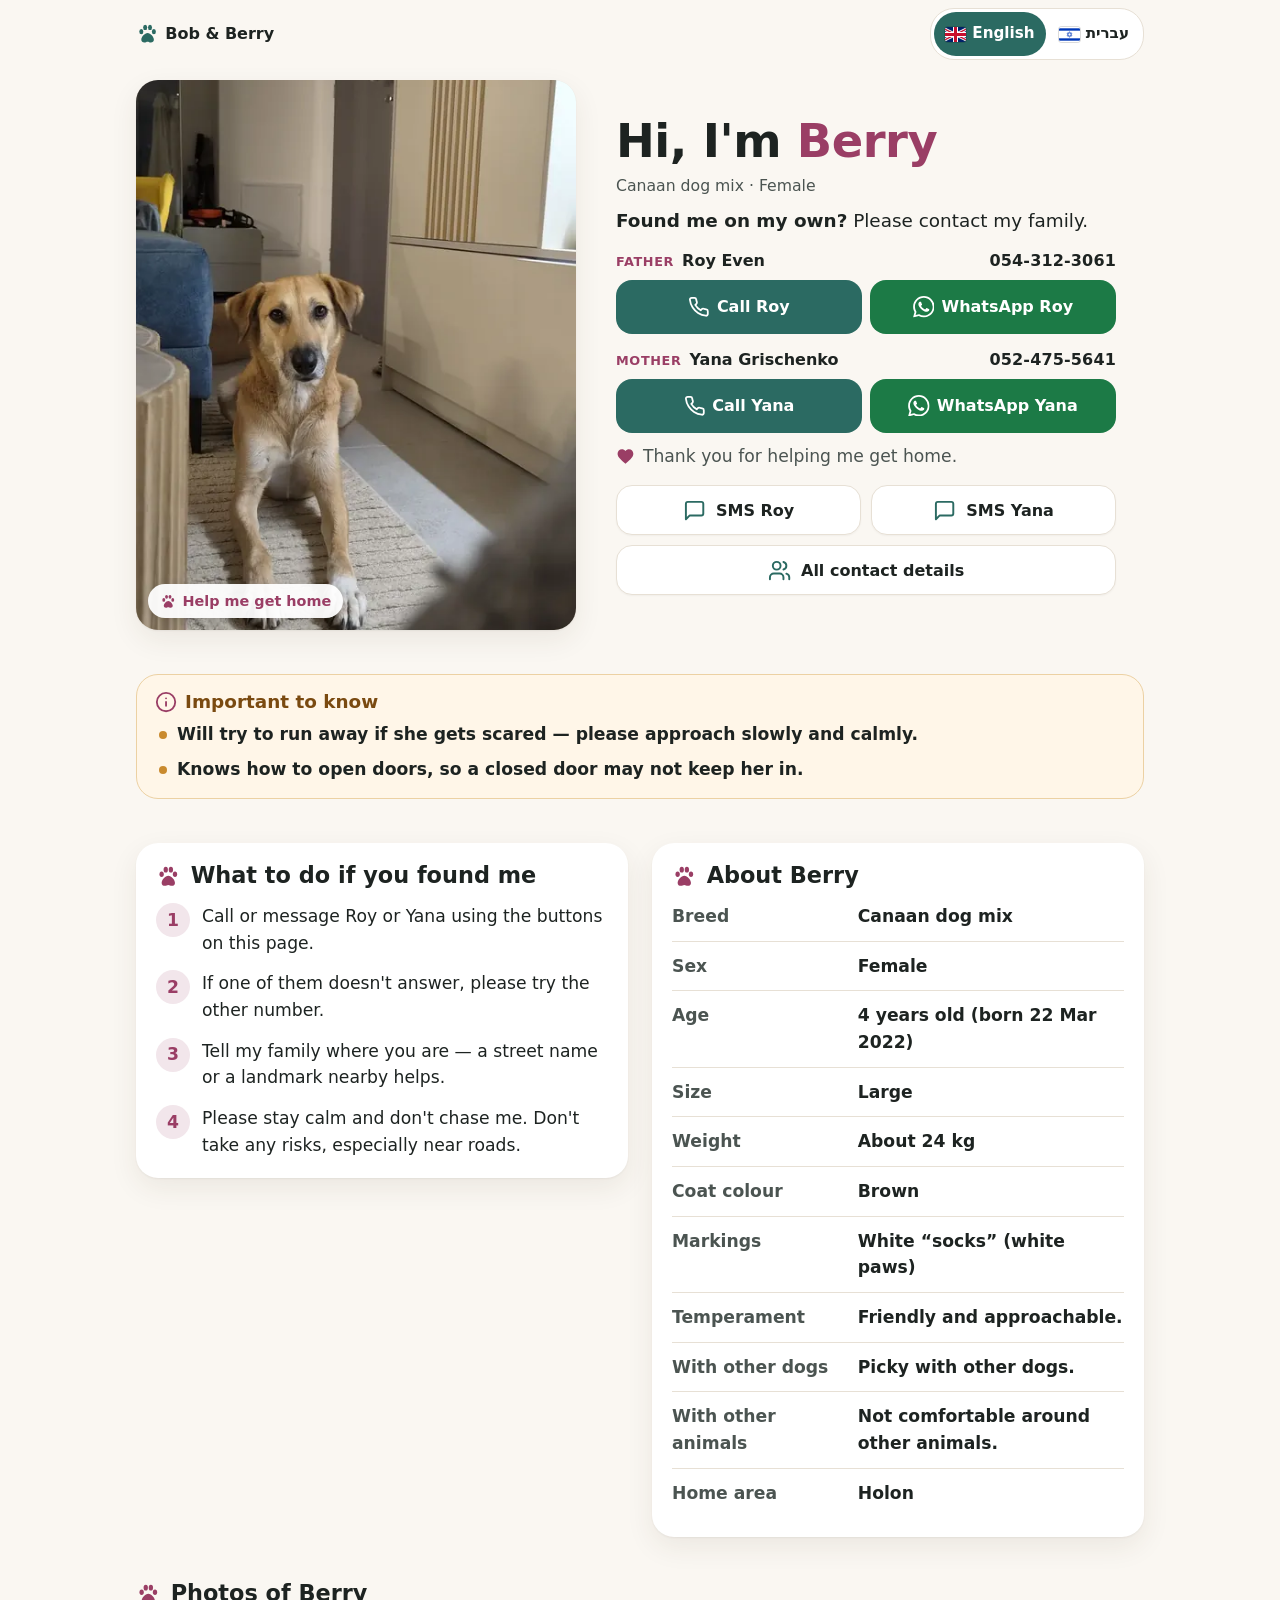
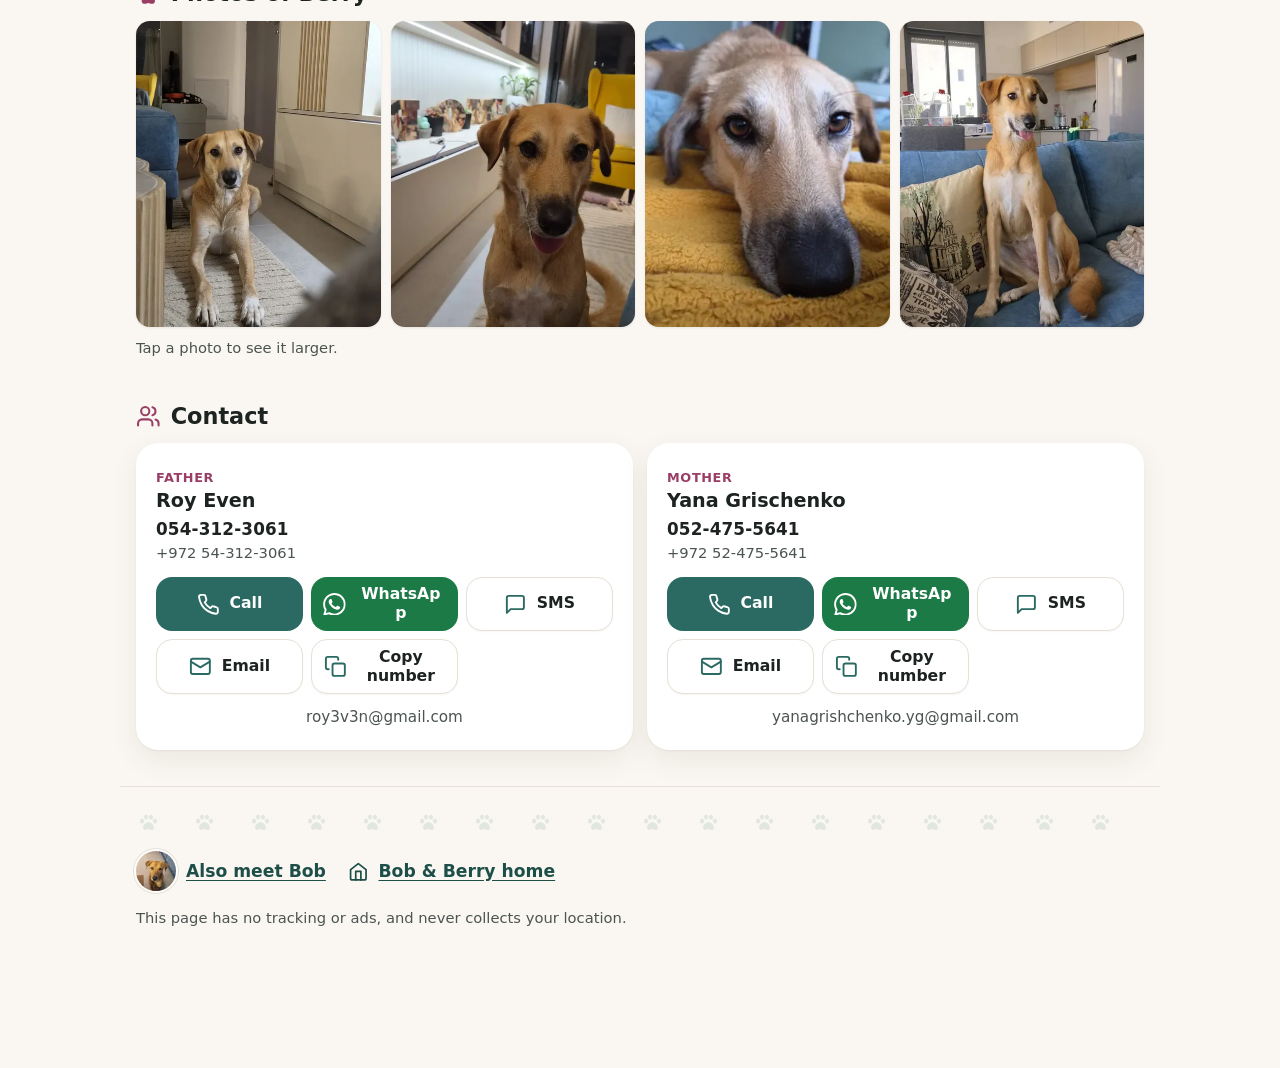
<file: public/berry/index.html>
<!doctype html>
<html lang="en" dir="ltr">
<head>
<meta charset="utf-8">
<meta name="viewport" content="width=device-width, initial-scale=1, viewport-fit=cover">
<title>Berry — help me get home</title>
<meta name="description" content="Found me on my own? Please contact my family. · מצאתם אותי לבד? בבקשה צרו קשר עם המשפחה שלי.">
<meta name="robots" content="noindex, nofollow, noarchive, noimageindex">
<meta name="format-detection" content="telephone=no, date=no, email=no, address=no">
<meta name="theme-color" content="#faf7f2">
<meta name="referrer" content="strict-origin-when-cross-origin">
<link rel="canonical" href="https://bob-and-berry.vercel.app/berry/">
<meta property="og:url" content="https://bob-and-berry.vercel.app/berry/">
<meta property="og:type" content="website">
<meta property="og:title" content="Berry — help me get home · ברי — עזרו לי לחזור הביתה">
<meta property="og:description" content="Found me on my own? Please contact my family. · מצאתם אותי לבד? בבקשה צרו קשר עם המשפחה שלי.">
<meta property="og:image" content="https://bob-and-berry.vercel.app/photos/berry/rug-3b5ab8-960.jpg">
<link rel="icon" href="../favicon.svg" type="image/svg+xml">
<link rel="stylesheet" href="../assets/styles.css?v=572ee3281c">
<script>(function(d){var h=d.documentElement,l;h.classList.add('js');try{var p=new URLSearchParams(location.search).get('lang');if(p==='he'||p==='en')l=p}catch(e){}if(!l){try{var s=localStorage.getItem('bb-lang');if(s==='he'||s==='en')l=s}catch(e){}}if(!l){var n=(navigator.languages&&navigator.languages[0])||navigator.language||'';l=/^(he|iw)\b/i.test(n)?'he':'en'}h.lang=l;h.dir=l==='he'?'rtl':'ltr'})(document);</script>
</head>
<body style="--accent:#9A3E65;--accent-soft:#f2e6eb">
<svg xmlns="http://www.w3.org/2000/svg" style="display:none" aria-hidden="true"><symbol id="i-phone" viewBox="0 0 24 24" fill="none" stroke="currentColor" stroke-width="2" stroke-linecap="round" stroke-linejoin="round"><path d="M22 16.92v3a2 2 0 0 1-2.18 2 19.79 19.79 0 0 1-8.63-3.07 19.5 19.5 0 0 1-6-6 19.79 19.79 0 0 1-3.07-8.67A2 2 0 0 1 4.11 2h3a2 2 0 0 1 2 1.72 12.84 12.84 0 0 0 .7 2.81 2 2 0 0 1-.45 2.11L8.09 9.91a16 16 0 0 0 6 6l1.27-1.27a2 2 0 0 1 2.11-.45 12.84 12.84 0 0 0 2.81.7A2 2 0 0 1 22 16.92z"/></symbol><symbol id="i-sms" viewBox="0 0 24 24" fill="none" stroke="currentColor" stroke-width="2" stroke-linecap="round" stroke-linejoin="round"><path d="M21 15a2 2 0 0 1-2 2H7l-4 4V5a2 2 0 0 1 2-2h14a2 2 0 0 1 2 2z"/></symbol><symbol id="i-mail" viewBox="0 0 24 24" fill="none" stroke="currentColor" stroke-width="2" stroke-linecap="round" stroke-linejoin="round"><rect x="2" y="4" width="20" height="16" rx="2"/><path d="m22 7-10 6L2 7"/></symbol><symbol id="i-copy" viewBox="0 0 24 24" fill="none" stroke="currentColor" stroke-width="2" stroke-linecap="round" stroke-linejoin="round"><rect x="9" y="9" width="13" height="13" rx="2"/><path d="M5 15H4a2 2 0 0 1-2-2V4a2 2 0 0 1 2-2h9a2 2 0 0 1 2 2v1"/></symbol><symbol id="i-users" viewBox="0 0 24 24" fill="none" stroke="currentColor" stroke-width="2" stroke-linecap="round" stroke-linejoin="round"><path d="M16 21v-2a4 4 0 0 0-4-4H6a4 4 0 0 0-4 4v2"/><circle cx="9" cy="7" r="4"/><path d="M22 21v-2a4 4 0 0 0-3-3.87"/><path d="M16 3.13a4 4 0 0 1 0 7.75"/></symbol><symbol id="i-x" viewBox="0 0 24 24" fill="none" stroke="currentColor" stroke-width="2" stroke-linecap="round" stroke-linejoin="round"><path d="M18 6 6 18M6 6l12 12"/></symbol><symbol id="i-left" viewBox="0 0 24 24" fill="none" stroke="currentColor" stroke-width="2" stroke-linecap="round" stroke-linejoin="round"><path d="m15 18-6-6 6-6"/></symbol><symbol id="i-right" viewBox="0 0 24 24" fill="none" stroke="currentColor" stroke-width="2" stroke-linecap="round" stroke-linejoin="round"><path d="m9 18 6-6-6-6"/></symbol><symbol id="i-info" viewBox="0 0 24 24" fill="none" stroke="currentColor" stroke-width="2" stroke-linecap="round" stroke-linejoin="round"><circle cx="12" cy="12" r="10"/><path d="M12 16v-4M12 8h.01"/></symbol><symbol id="i-home" viewBox="0 0 24 24" fill="none" stroke="currentColor" stroke-width="2" stroke-linecap="round" stroke-linejoin="round"><path d="m3 10 9-7 9 7v10a2 2 0 0 1-2 2H5a2 2 0 0 1-2-2z"/><path d="M9 22V12h6v10"/></symbol><symbol id="i-whatsapp" viewBox="0 0 24 24" fill="currentColor"><path d="M17.47 14.38c-.3-.15-1.76-.87-2.03-.97-.27-.1-.47-.15-.67.15-.2.3-.77.97-.94 1.16-.17.2-.35.22-.64.07-.3-.15-1.26-.46-2.39-1.47-.88-.79-1.48-1.76-1.65-2.06-.17-.3-.02-.46.13-.6.13-.14.3-.35.45-.52.15-.17.2-.3.3-.5.1-.2.05-.37-.03-.52-.07-.15-.67-1.61-.92-2.2-.24-.58-.49-.5-.67-.51h-.57c-.2 0-.52.07-.79.37-.27.3-1.04 1.02-1.04 2.48s1.07 2.88 1.21 3.07c.15.2 2.1 3.2 5.08 4.49.71.31 1.26.49 1.7.63.71.23 1.36.2 1.87.12.57-.09 1.76-.72 2-1.41.25-.7.25-1.29.18-1.41-.08-.13-.28-.2-.57-.35zM12.05 21.79h-.01a9.87 9.87 0 0 1-5.03-1.38l-.36-.21-3.74.98 1-3.65-.24-.37a9.86 9.86 0 0 1-1.51-5.26c0-5.45 4.44-9.88 9.89-9.88 2.64 0 5.12 1.03 6.99 2.9a9.83 9.83 0 0 1 2.89 7c0 5.45-4.44 9.88-9.88 9.88zm8.41-18.3A11.82 11.82 0 0 0 12.05 0C5.5 0 .16 5.34.16 11.89c0 2.1.55 4.14 1.59 5.95L.06 24l6.31-1.65a11.88 11.88 0 0 0 5.68 1.45h.01c6.55 0 11.89-5.34 11.89-11.89 0-3.18-1.24-6.16-3.49-8.41z"/></symbol><symbol id="i-paw" viewBox="0 0 24 24" fill="currentColor"><ellipse cx="5.5" cy="10" rx="2.1" ry="2.7"/><ellipse cx="9.5" cy="5.6" rx="2.1" ry="2.8"/><ellipse cx="14.5" cy="5.6" rx="2.1" ry="2.8"/><ellipse cx="18.5" cy="10" rx="2.1" ry="2.7"/><path d="M12 11.5c-3 0-6.5 4.1-6.5 6.9 0 1.9 1.4 2.9 3.1 2.9 1.4 0 2.2-.8 3.4-.8s2 .8 3.4.8c1.7 0 3.1-1 3.1-2.9 0-2.8-3.5-6.9-6.5-6.9z"/></symbol><symbol id="i-heart" viewBox="0 0 24 24" fill="currentColor"><path d="M12 21.35 10.55 20C5.4 15.36 2 12.28 2 8.5 2 5.42 4.42 3 7.5 3c1.74 0 3.41.81 4.5 2.09C13.09 3.81 14.76 3 16.5 3 19.58 3 22 5.42 22 8.5c0 3.78-3.4 6.86-8.55 11.54z"/></symbol><symbol id="f-en" viewBox="0 0 60 30" preserveAspectRatio="xMidYMid slice"><rect width="60" height="30" fill="#012169"/><path d="M0 0 60 30M60 0 0 30" stroke="#fff" stroke-width="6"/><path d="M0 0 60 30M60 0 0 30" stroke="#C8102E" stroke-width="2.4"/><path d="M30 0v30M0 15h60" stroke="#fff" stroke-width="10"/><path d="M30 0v30M0 15h60" stroke="#C8102E" stroke-width="6"/></symbol><symbol id="f-he" viewBox="0 0 220 160" preserveAspectRatio="xMidYMid slice"><rect width="220" height="160" fill="#fff"/><rect y="15" width="220" height="25" fill="#0038b8"/><rect y="120" width="220" height="25" fill="#0038b8"/><path d="M110 50 136 95H84ZM110 110 84 65h52Z" fill="none" stroke="#0038b8" stroke-width="5.5"/></symbol></svg>
<header class="topbar wrap"><a class="brand" href="../" aria-label="Bob &amp; Berry home" data-ia="aria-label=s67"><svg class="icon " aria-hidden="true" focusable="false"><use href="#i-paw"/></svg><span class="brand-text" data-i="s70">Bob &amp; Berry</span></a><nav class="lang" aria-label="Language" data-ia="aria-label=s71"><a href="?lang=en" data-lang="en" lang="en" hreflang="en" aria-current="true"><svg class="flag" aria-hidden="true" focusable="false"><use href="#f-en"/></svg>English</a><a href="?lang=he" data-lang="he" lang="he" hreflang="he"><svg class="flag" aria-hidden="true" focusable="false"><use href="#f-he"/></svg>עברית</a></nav></header>
<main id="main" class="wrap">
<section class="hero" aria-labelledby="dog-title"><div class="hero-photo ph"><picture><source type="image/webp" srcset="../photos/berry/rug-3b5ab8-480.webp 480w, ../photos/berry/rug-3b5ab8-960.webp 960w, ../photos/berry/rug-3b5ab8-1440.webp 1440w" sizes="(min-width: 820px) 460px, 92vw"><img src="../photos/berry/rug-3b5ab8-960.jpg" srcset="../photos/berry/rug-3b5ab8-480.jpg 480w, ../photos/berry/rug-3b5ab8-960.jpg 960w, ../photos/berry/rug-3b5ab8-1440.jpg 1440w" sizes="(min-width: 820px) 460px, 92vw" width="1440" height="1920" alt="Berry lying on a rug with her front legs stretched out, looking at the camera" data-ia="alt=s0" fetchpriority="high" decoding="async" style="object-position:40% 42%" data-ph></picture><span class="ph-fallback"><svg class="icon " aria-hidden="true" focusable="false"><use href="#i-paw"/></svg><span data-i="s1">Photo unavailable</span></span><p class="hero-badge"><svg class="icon " aria-hidden="true" focusable="false"><use href="#i-paw"/></svg><span data-i="s2">Help me get home</span></p></div>
<div class="hero-body">
<h1 id="dog-title"><span data-i="s4">Hi, I&#x27;m </span><span class="dog-name"><span data-i="s5">Berry</span></span><span data-i="s6"></span></h1>
<p class="meta" data-i="s3">Canaan dog mix · Female</p>
<p class="found"><strong><span data-i="s7">Found me on my own?</span></strong> <span data-i="s8">Please contact my family.</span></p>
<div class="actions" id="contact-actions"><div class="cp"><p class="cp-label"><span class="cp-role" data-i="s11">Father</span><strong><span data-i="s12">Roy Even</span></strong><span class="num ltr" dir="ltr">054-312-3061</span></p><div class="cp-btns"><a class="btn btn-call" href="tel:+972543123061" data-ia="href=s13"><svg class="icon " aria-hidden="true" focusable="false"><use href="#i-phone"/></svg><span data-i="s14">Call Roy</span></a><a class="btn btn-wa" href="https://wa.me/972543123061?text=Hi%20Roy%2C%20I%20found%20Berry.%20I%27m%20at%20%5Btype%20your%20location%5D.%20Please%20contact%20me." data-ia="href=s9" target="_blank" rel="noopener"><svg class="icon " aria-hidden="true" focusable="false"><use href="#i-whatsapp"/></svg><span data-i="s10">WhatsApp Roy</span></a></div></div><div class="cp"><p class="cp-label"><span class="cp-role" data-i="s17">Mother</span><strong><span data-i="s18">Yana Grischenko</span></strong><span class="num ltr" dir="ltr">052-475-5641</span></p><div class="cp-btns"><a class="btn btn-call" href="tel:+972524755641" data-ia="href=s19"><svg class="icon " aria-hidden="true" focusable="false"><use href="#i-phone"/></svg><span data-i="s20">Call Yana</span></a><a class="btn btn-wa" href="https://wa.me/972524755641?text=Hi%20Yana%2C%20I%20found%20Berry.%20I%27m%20at%20%5Btype%20your%20location%5D.%20Please%20contact%20me." data-ia="href=s15" target="_blank" rel="noopener"><svg class="icon " aria-hidden="true" focusable="false"><use href="#i-whatsapp"/></svg><span data-i="s16">WhatsApp Yana</span></a></div></div></div>
<p class="thanks"><svg class="icon " aria-hidden="true" focusable="false"><use href="#i-heart"/></svg><span data-i="s21">Thank you for helping me get home.</span></p>
<div class="more-actions"><a class="btn btn-soft" href="sms:+972543123061?&amp;body=Hi%20Roy%2C%20I%20found%20Berry.%20I%27m%20at%20%5Btype%20your%20location%5D.%20Please%20contact%20me." data-ia="href=s22"><svg class="icon " aria-hidden="true" focusable="false"><use href="#i-sms"/></svg><span data-i="s23">SMS Roy</span></a><a class="btn btn-soft" href="sms:+972524755641?&amp;body=Hi%20Yana%2C%20I%20found%20Berry.%20I%27m%20at%20%5Btype%20your%20location%5D.%20Please%20contact%20me." data-ia="href=s24"><svg class="icon " aria-hidden="true" focusable="false"><use href="#i-sms"/></svg><span data-i="s25">SMS Yana</span></a><a class="btn btn-soft" href="#contacts"><svg class="icon " aria-hidden="true" focusable="false"><use href="#i-users"/></svg><span data-i="s26">All contact details</span></a></div>
</div></section>
<section class="section note" aria-labelledby="alerts-title"><h2 id="alerts-title"><svg class="icon " aria-hidden="true" focusable="false"><use href="#i-info"/></svg><span data-i="s27">Important to know</span></h2><ul><li data-i="s28">Will try to run away if she gets scared — please approach slowly and calmly.</li><li data-i="s29">Knows how to open doors, so a closed door may not keep her in.</li></ul></section>
<div class="two-col-wrap two-col"><section class="section card" aria-labelledby="steps-title"><h2 id="steps-title"><svg class="icon " aria-hidden="true" focusable="false"><use href="#i-paw"/></svg><span data-i="s30">What to do if you found me</span></h2><ol class="steps"><li data-i="s31">Call or message Roy or Yana using the buttons on this page.</li><li data-i="s32">If one of them doesn&#x27;t answer, please try the other number.</li><li data-i="s33">Tell my family where you are — a street name or a landmark nearby helps.</li><li data-i="s34">Please stay calm and don&#x27;t chase me. Don&#x27;t take any risks, especially near roads.</li></ol></section><section class="section card" aria-labelledby="about-title"><h2 id="about-title"><svg class="icon " aria-hidden="true" focusable="false"><use href="#i-paw"/></svg><span data-i="s65">About Berry</span></h2><dl class="facts"><div><dt><span data-i="s45">Breed</span></dt><dd><span data-i="s44">Canaan dog mix</span></dd></div><div><dt><span data-i="s47">Sex</span></dt><dd><span data-i="s46">Female</span></dd></div><div><dt><span data-i="s48">Age</span></dt><dd><span id="bb-age" data-born="2022-03-22">4 years old (born 22 Mar 2022)</span></dd></div><div><dt><span data-i="s50">Size</span></dt><dd><span data-i="s49">Large</span></dd></div><div><dt><span data-i="s52">Weight</span></dt><dd><span data-i="s51">About 24 kg</span></dd></div><div><dt><span data-i="s54">Coat colour</span></dt><dd><span data-i="s53">Brown</span></dd></div><div><dt><span data-i="s56">Markings</span></dt><dd><span data-i="s55">White “socks” (white paws)</span></dd></div><div><dt><span data-i="s58">Temperament</span></dt><dd><span data-i="s57">Friendly and approachable.</span></dd></div><div><dt><span data-i="s60">With other dogs</span></dt><dd><span data-i="s59">Picky with other dogs.</span></dd></div><div><dt><span data-i="s62">With other animals</span></dt><dd><span data-i="s61">Not comfortable around other animals.</span></dd></div><div><dt><span data-i="s64">Home area</span></dt><dd><span data-i="s63">Holon</span></dd></div></dl></section></div>
<section class="section" aria-labelledby="gallery-title"><h2 id="gallery-title"><svg class="icon " aria-hidden="true" focusable="false"><use href="#i-paw"/></svg><span data-i="s42">Photos of Berry</span></h2><ul class="gallery" style="--cols:4"><li><a class="thumb ph" href="../photos/berry/rug-3b5ab8-1440.jpg" data-srcset="../photos/berry/rug-3b5ab8-480.jpg 480w, ../photos/berry/rug-3b5ab8-960.jpg 960w, ../photos/berry/rug-3b5ab8-1440.jpg 1440w" data-srcset-webp="../photos/berry/rug-3b5ab8-480.webp 480w, ../photos/berry/rug-3b5ab8-960.webp 960w, ../photos/berry/rug-3b5ab8-1440.webp 1440w"><picture><source type="image/webp" srcset="../photos/berry/rug-3b5ab8-480.webp 480w, ../photos/berry/rug-3b5ab8-960.webp 960w, ../photos/berry/rug-3b5ab8-1440.webp 1440w" sizes="(min-width: 640px) 240px, 46vw"><img src="../photos/berry/rug-3b5ab8-960.jpg" srcset="../photos/berry/rug-3b5ab8-480.jpg 480w, ../photos/berry/rug-3b5ab8-960.jpg 960w, ../photos/berry/rug-3b5ab8-1440.jpg 1440w" sizes="(min-width: 640px) 240px, 46vw" width="1440" height="1920" alt="Berry lying on a rug with her front legs stretched out, looking at the camera" data-ia="alt=s0" loading="lazy" decoding="async" style="object-position:40% 42%" data-ph></picture><span class="ph-fallback"><svg class="icon " aria-hidden="true" focusable="false"><use href="#i-paw"/></svg><span data-i="s1">Photo unavailable</span></span><span class="visually-hidden" data-i="s35">Open larger photo 1 of 4</span></a></li><li><a class="thumb ph" href="../photos/berry/living-room-f56c94-1080.jpg" data-srcset="../photos/berry/living-room-f56c94-480.jpg 480w, ../photos/berry/living-room-f56c94-960.jpg 960w, ../photos/berry/living-room-f56c94-1080.jpg 1080w" data-srcset-webp="../photos/berry/living-room-f56c94-480.webp 480w, ../photos/berry/living-room-f56c94-960.webp 960w, ../photos/berry/living-room-f56c94-1080.webp 1080w"><picture><source type="image/webp" srcset="../photos/berry/living-room-f56c94-480.webp 480w, ../photos/berry/living-room-f56c94-960.webp 960w, ../photos/berry/living-room-f56c94-1080.webp 1080w" sizes="(min-width: 640px) 240px, 46vw"><img src="../photos/berry/living-room-f56c94-960.jpg" srcset="../photos/berry/living-room-f56c94-480.jpg 480w, ../photos/berry/living-room-f56c94-960.jpg 960w, ../photos/berry/living-room-f56c94-1080.jpg 1080w" sizes="(min-width: 640px) 240px, 46vw" width="1080" height="1920" alt="Berry sitting in a living room with her tongue out" data-ia="alt=s36" loading="lazy" decoding="async" style="object-position:60% 48%" data-ph></picture><span class="ph-fallback"><svg class="icon " aria-hidden="true" focusable="false"><use href="#i-paw"/></svg><span data-i="s1">Photo unavailable</span></span><span class="visually-hidden" data-i="s37">Open larger photo 2 of 4</span></a></li><li><a class="thumb ph" href="../photos/berry/blanket-dcd196-1440.jpg" data-srcset="../photos/berry/blanket-dcd196-480.jpg 480w, ../photos/berry/blanket-dcd196-960.jpg 960w, ../photos/berry/blanket-dcd196-1440.jpg 1440w" data-srcset-webp="../photos/berry/blanket-dcd196-480.webp 480w, ../photos/berry/blanket-dcd196-960.webp 960w, ../photos/berry/blanket-dcd196-1440.webp 1440w"><picture><source type="image/webp" srcset="../photos/berry/blanket-dcd196-480.webp 480w, ../photos/berry/blanket-dcd196-960.webp 960w, ../photos/berry/blanket-dcd196-1440.webp 1440w" sizes="(min-width: 640px) 240px, 46vw"><img src="../photos/berry/blanket-dcd196-960.jpg" srcset="../photos/berry/blanket-dcd196-480.jpg 480w, ../photos/berry/blanket-dcd196-960.jpg 960w, ../photos/berry/blanket-dcd196-1440.jpg 1440w" sizes="(min-width: 640px) 240px, 46vw" width="1440" height="1080" alt="Close-up of Berry&#x27;s face resting on a yellow blanket" data-ia="alt=s38" loading="lazy" decoding="async" style="object-position:42% 50%" data-ph></picture><span class="ph-fallback"><svg class="icon " aria-hidden="true" focusable="false"><use href="#i-paw"/></svg><span data-i="s1">Photo unavailable</span></span><span class="visually-hidden" data-i="s39">Open larger photo 3 of 4</span></a></li><li><a class="thumb ph" href="../photos/berry/sofa-98cc00-924.jpg" data-srcset="../photos/berry/sofa-98cc00-480.jpg 480w, ../photos/berry/sofa-98cc00-924.jpg 924w" data-srcset-webp="../photos/berry/sofa-98cc00-480.webp 480w, ../photos/berry/sofa-98cc00-924.webp 924w"><picture><source type="image/webp" srcset="../photos/berry/sofa-98cc00-480.webp 480w, ../photos/berry/sofa-98cc00-924.webp 924w" sizes="(min-width: 640px) 240px, 46vw"><img src="../photos/berry/sofa-98cc00-924.jpg" srcset="../photos/berry/sofa-98cc00-480.jpg 480w, ../photos/berry/sofa-98cc00-924.jpg 924w" sizes="(min-width: 640px) 240px, 46vw" width="924" height="2000" alt="Berry sitting upright on a blue sofa" data-ia="alt=s40" loading="lazy" decoding="async" style="object-position:50% 62%" data-ph></picture><span class="ph-fallback"><svg class="icon " aria-hidden="true" focusable="false"><use href="#i-paw"/></svg><span data-i="s1">Photo unavailable</span></span><span class="visually-hidden" data-i="s41">Open larger photo 4 of 4</span></a></li></ul><p class="fine gallery-hint" data-i="s43">Tap a photo to see it larger.</p></section>
<section class="section" id="contacts" aria-labelledby="contacts-title"><h2 id="contacts-title"><svg class="icon " aria-hidden="true" focusable="false"><use href="#i-users"/></svg><span data-i="s83">Contact</span></h2><div class="people"><article class="card person"><p class="role" data-i="s11">Father</p><h3 data-i="s12">Roy Even</h3><p class="num-line"><span class="num ltr" dir="ltr" id="num-role_owner">054-312-3061</span><span class="fine ltr" dir="ltr">+972 54-312-3061</span></p><div class="contact-grid"><a class="btn btn-call" href="tel:+972543123061" aria-label="Call Roy" data-ia="href=s13|aria-label=s14"><svg class="icon " aria-hidden="true" focusable="false"><use href="#i-phone"/></svg><span data-i="s72">Call</span></a><a class="btn btn-wa" href="https://wa.me/972543123061?text=Hi%20Roy%2C%20I%20found%20Berry.%20I%27m%20at%20%5Btype%20your%20location%5D.%20Please%20contact%20me." aria-label="WhatsApp Roy" data-ia="href=s9|aria-label=s73" target="_blank" rel="noopener"><svg class="icon " aria-hidden="true" focusable="false"><use href="#i-whatsapp"/></svg><span data-i="s74">WhatsApp</span></a><a class="btn btn-soft" href="sms:+972543123061?&amp;body=Hi%20Roy%2C%20I%20found%20Berry.%20I%27m%20at%20%5Btype%20your%20location%5D.%20Please%20contact%20me." aria-label="SMS Roy" data-ia="href=s22|aria-label=s23"><svg class="icon " aria-hidden="true" focusable="false"><use href="#i-sms"/></svg><span data-i="s75">SMS</span></a><a class="btn btn-soft" href="mailto:roy3v3n@gmail.com?subject=I%20found%20Berry&amp;body=Hi%20Roy%2C%20I%20found%20Berry.%20I%27m%20at%20%5Btype%20your%20location%5D.%20Please%20contact%20me." aria-label="Email Roy" data-ia="href=s76|aria-label=s77"><svg class="icon " aria-hidden="true" focusable="false"><use href="#i-mail"/></svg><span data-i="s78">Email</span></a><button type="button" class="btn btn-soft" data-copy="+972 54-312-3061" data-copy-target="num-role_owner" hidden><svg class="icon " aria-hidden="true" focusable="false"><use href="#i-copy"/></svg><span data-i="s79">Copy number</span></button></div><p class="email-line fine"><span class="ltr" dir="ltr">roy3v3n@gmail.com</span></p></article><article class="card person"><p class="role" data-i="s17">Mother</p><h3 data-i="s18">Yana Grischenko</h3><p class="num-line"><span class="num ltr" dir="ltr" id="num-role_backup">052-475-5641</span><span class="fine ltr" dir="ltr">+972 52-475-5641</span></p><div class="contact-grid"><a class="btn btn-call" href="tel:+972524755641" aria-label="Call Yana" data-ia="href=s19|aria-label=s20"><svg class="icon " aria-hidden="true" focusable="false"><use href="#i-phone"/></svg><span data-i="s72">Call</span></a><a class="btn btn-wa" href="https://wa.me/972524755641?text=Hi%20Yana%2C%20I%20found%20Berry.%20I%27m%20at%20%5Btype%20your%20location%5D.%20Please%20contact%20me." aria-label="WhatsApp Yana" data-ia="href=s15|aria-label=s80" target="_blank" rel="noopener"><svg class="icon " aria-hidden="true" focusable="false"><use href="#i-whatsapp"/></svg><span data-i="s74">WhatsApp</span></a><a class="btn btn-soft" href="sms:+972524755641?&amp;body=Hi%20Yana%2C%20I%20found%20Berry.%20I%27m%20at%20%5Btype%20your%20location%5D.%20Please%20contact%20me." aria-label="SMS Yana" data-ia="href=s24|aria-label=s25"><svg class="icon " aria-hidden="true" focusable="false"><use href="#i-sms"/></svg><span data-i="s75">SMS</span></a><a class="btn btn-soft" href="mailto:yanagrishchenko.yg@gmail.com?subject=I%20found%20Berry&amp;body=Hi%20Yana%2C%20I%20found%20Berry.%20I%27m%20at%20%5Btype%20your%20location%5D.%20Please%20contact%20me." aria-label="Email Yana" data-ia="href=s81|aria-label=s82"><svg class="icon " aria-hidden="true" focusable="false"><use href="#i-mail"/></svg><span data-i="s78">Email</span></a><button type="button" class="btn btn-soft" data-copy="+972 52-475-5641" data-copy-target="num-role_backup" hidden><svg class="icon " aria-hidden="true" focusable="false"><use href="#i-copy"/></svg><span data-i="s79">Copy number</span></button></div><p class="email-line fine"><span class="ltr" dir="ltr">yanagrishchenko.yg@gmail.com</span></p></article></div></section>
</main>
<footer class="site-footer wrap"><div class="paws" aria-hidden="true"></div><nav class="footer-nav" aria-label="More pages" data-ia="aria-label=s68"><a href="../bob/"><img src="../photos/bob/sitting-c17e12-480.jpg" alt="" width="40" height="40" loading="lazy" style="object-position:50% 52%"><span data-i="s66">Also meet Bob</span></a><a href="../"><svg class="icon " aria-hidden="true" focusable="false"><use href="#i-home"/></svg><span data-i="s67">Bob &amp; Berry home</span></a></nav><p class="fine" data-i="s69">This page has no tracking or ads, and never collects your location.</p></footer>
<div class="sticky-bar" role="region" aria-label="Quick contact" data-ia="aria-label=s86"><div class="sticky-inner"><div class="sb-person" role="group" aria-labelledby="sb-name-0"><p class="sb-name" id="sb-name-0" data-i="s84">Father · Roy</p><div class="sb-btns"><a class="sb-btn sb-call" href="tel:+972543123061" aria-label="Call Roy" data-ia="href=s13|aria-label=s14"><svg class="icon " aria-hidden="true" focusable="false"><use href="#i-phone"/></svg><span data-i="s72">Call</span></a><a class="sb-btn sb-wa" href="https://wa.me/972543123061?text=Hi%20Roy%2C%20I%20found%20Berry.%20I%27m%20at%20%5Btype%20your%20location%5D.%20Please%20contact%20me." aria-label="WhatsApp Roy" data-ia="href=s9|aria-label=s73" target="_blank" rel="noopener"><svg class="icon " aria-hidden="true" focusable="false"><use href="#i-whatsapp"/></svg><span data-i="s74">WhatsApp</span></a></div></div><div class="sb-person" role="group" aria-labelledby="sb-name-1"><p class="sb-name" id="sb-name-1" data-i="s85">Mother · Yana</p><div class="sb-btns"><a class="sb-btn sb-call" href="tel:+972524755641" aria-label="Call Yana" data-ia="href=s19|aria-label=s20"><svg class="icon " aria-hidden="true" focusable="false"><use href="#i-phone"/></svg><span data-i="s72">Call</span></a><a class="sb-btn sb-wa" href="https://wa.me/972524755641?text=Hi%20Yana%2C%20I%20found%20Berry.%20I%27m%20at%20%5Btype%20your%20location%5D.%20Please%20contact%20me." aria-label="WhatsApp Yana" data-ia="href=s15|aria-label=s80" target="_blank" rel="noopener"><svg class="icon " aria-hidden="true" focusable="false"><use href="#i-whatsapp"/></svg><span data-i="s74">WhatsApp</span></a></div></div></div></div>
<dialog id="bb-lightbox" class="lightbox" aria-label="Photos of Berry" data-ia="aria-label=s42">
<div class="lb-top"><p class="lb-title" data-i="s42">Photos of Berry</p>
<button type="button" class="lb-btn lb-close"><svg class="icon " aria-hidden="true" focusable="false"><use href="#i-x"/></svg><span data-i="s87">Close</span></button></div>
<div class="lb-stage"><picture><source type="image/webp" sizes="100vw"><img alt="" sizes="100vw" decoding="async"></picture><span class="ph-fallback"><svg class="icon " aria-hidden="true" focusable="false"><use href="#i-paw"/></svg><span data-i="s1">Photo unavailable</span></span></div>
<p class="lb-caption"></p>
<div class="lb-nav"><button type="button" class="lb-btn lb-prev" aria-label="Previous photo" data-ia="aria-label=s88"><svg class="icon flip" aria-hidden="true" focusable="false"><use href="#i-left"/></svg><span data-i="s89">Previous</span></button>
<p class="lb-count" aria-live="polite"></p>
<button type="button" class="lb-btn lb-next" aria-label="Next photo" data-ia="aria-label=s90"><span data-i="s91">Next</span><svg class="icon flip" aria-hidden="true" focusable="false"><use href="#i-right"/></svg></button></div>
</dialog>
<div id="bb-toast" class="toast" role="status" aria-live="polite"></div>
<script type="application/json" id="bb-i18n">{"s0":{"en":"Berry lying on a rug with her front legs stretched out, looking at the camera","he":"ברי שוכבת על שטיח עם הרגליים הקדמיות מתוחות ומביטה אל המצלמה"},"s1":{"en":"Photo unavailable","he":"התמונה לא זמינה"},"s2":{"en":"Help me get home","he":"עזרו לי לחזור הביתה"},"s3":{"en":"Canaan dog mix · Female","he":"כנענית מעורבת · נקבה"},"s4":{"en":"Hi, I'm ","he":"היי, אני "},"s5":{"en":"Berry","he":"ברי"},"s6":{"en":"","he":""},"s7":{"en":"Found me on my own?","he":"מצאתם אותי לבד?"},"s8":{"en":"Please contact my family.","he":"בבקשה צרו קשר עם המשפחה שלי."},"s9":{"en":"https://wa.me/972543123061?text=Hi%20Roy%2C%20I%20found%20Berry.%20I%27m%20at%20%5Btype%20your%20location%5D.%20Please%20contact%20me.","he":"https://wa.me/972543123061?text=%D7%94%D7%99%D7%99%20%D7%A8%D7%95%D7%A2%D7%99%2C%20%D7%9E%D7%A6%D7%90%D7%AA%D7%99%20%D7%90%D7%AA%20%D7%91%D7%A8%D7%99.%20%D7%94%D7%9E%D7%99%D7%A7%D7%95%D7%9D%20%D7%A9%D7%9C%D7%99%3A%20%5B%D7%9B%D7%AA%D7%91%D7%95%20%D7%9B%D7%90%D7%9F%20%D7%90%D7%99%D7%A4%D7%94%20%D7%90%D7%AA%D7%9D%5D.%20%D7%91%D7%91%D7%A7%D7%A9%D7%94%20%D7%A6%D7%95%D7%A8%20%D7%90%D7%99%D7%AA%D7%99%20%D7%A7%D7%A9%D7%A8."},"s10":{"en":"WhatsApp Roy","he":"וואטסאפ לרועי"},"s11":{"en":"Father","he":"אבא"},"s12":{"en":"Roy Even","he":"רועי אבן"},"s13":{"en":"tel:+972543123061","he":"tel:+972543123061"},"s14":{"en":"Call Roy","he":"התקשרו לרועי"},"s15":{"en":"https://wa.me/972524755641?text=Hi%20Yana%2C%20I%20found%20Berry.%20I%27m%20at%20%5Btype%20your%20location%5D.%20Please%20contact%20me.","he":"https://wa.me/972524755641?text=%D7%94%D7%99%D7%99%20%D7%99%D7%90%D7%A0%D7%94%2C%20%D7%9E%D7%A6%D7%90%D7%AA%D7%99%20%D7%90%D7%AA%20%D7%91%D7%A8%D7%99.%20%D7%94%D7%9E%D7%99%D7%A7%D7%95%D7%9D%20%D7%A9%D7%9C%D7%99%3A%20%5B%D7%9B%D7%AA%D7%91%D7%95%20%D7%9B%D7%90%D7%9F%20%D7%90%D7%99%D7%A4%D7%94%20%D7%90%D7%AA%D7%9D%5D.%20%D7%91%D7%91%D7%A7%D7%A9%D7%94%20%D7%A6%D7%A8%D7%99%20%D7%90%D7%99%D7%AA%D7%99%20%D7%A7%D7%A9%D7%A8."},"s16":{"en":"WhatsApp Yana","he":"וואטסאפ ליאנה"},"s17":{"en":"Mother","he":"אמא"},"s18":{"en":"Yana Grischenko","he":"יאנה גרישצ'נקו"},"s19":{"en":"tel:+972524755641","he":"tel:+972524755641"},"s20":{"en":"Call Yana","he":"התקשרו ליאנה"},"s21":{"en":"Thank you for helping me get home.","he":"תודה שאתם עוזרים לי לחזור הביתה."},"s22":{"en":"sms:+972543123061?&body=Hi%20Roy%2C%20I%20found%20Berry.%20I%27m%20at%20%5Btype%20your%20location%5D.%20Please%20contact%20me.","he":"sms:+972543123061?&body=%D7%94%D7%99%D7%99%20%D7%A8%D7%95%D7%A2%D7%99%2C%20%D7%9E%D7%A6%D7%90%D7%AA%D7%99%20%D7%90%D7%AA%20%D7%91%D7%A8%D7%99.%20%D7%94%D7%9E%D7%99%D7%A7%D7%95%D7%9D%20%D7%A9%D7%9C%D7%99%3A%20%5B%D7%9B%D7%AA%D7%91%D7%95%20%D7%9B%D7%90%D7%9F%20%D7%90%D7%99%D7%A4%D7%94%20%D7%90%D7%AA%D7%9D%5D.%20%D7%91%D7%91%D7%A7%D7%A9%D7%94%20%D7%A6%D7%95%D7%A8%20%D7%90%D7%99%D7%AA%D7%99%20%D7%A7%D7%A9%D7%A8."},"s23":{"en":"SMS Roy","he":"SMS לרועי"},"s24":{"en":"sms:+972524755641?&body=Hi%20Yana%2C%20I%20found%20Berry.%20I%27m%20at%20%5Btype%20your%20location%5D.%20Please%20contact%20me.","he":"sms:+972524755641?&body=%D7%94%D7%99%D7%99%20%D7%99%D7%90%D7%A0%D7%94%2C%20%D7%9E%D7%A6%D7%90%D7%AA%D7%99%20%D7%90%D7%AA%20%D7%91%D7%A8%D7%99.%20%D7%94%D7%9E%D7%99%D7%A7%D7%95%D7%9D%20%D7%A9%D7%9C%D7%99%3A%20%5B%D7%9B%D7%AA%D7%91%D7%95%20%D7%9B%D7%90%D7%9F%20%D7%90%D7%99%D7%A4%D7%94%20%D7%90%D7%AA%D7%9D%5D.%20%D7%91%D7%91%D7%A7%D7%A9%D7%94%20%D7%A6%D7%A8%D7%99%20%D7%90%D7%99%D7%AA%D7%99%20%D7%A7%D7%A9%D7%A8."},"s25":{"en":"SMS Yana","he":"SMS ליאנה"},"s26":{"en":"All contact details","he":"כל פרטי הקשר"},"s27":{"en":"Important to know","he":"חשוב לדעת"},"s28":{"en":"Will try to run away if she gets scared — please approach slowly and calmly.","he":"אם תיבהל היא תנסה לברוח — בבקשה גשו אליה לאט וברוגע."},"s29":{"en":"Knows how to open doors, so a closed door may not keep her in.","he":"יודעת לפתוח דלתות, כך שדלת סגורה לא בהכרח תשאיר אותה בפנים."},"s30":{"en":"What to do if you found me","he":"מה לעשות אם מצאתם אותי"},"s31":{"en":"Call or message Roy or Yana using the buttons on this page.","he":"התקשרו או שלחו הודעה לרועי או ליאנה בעזרת הכפתורים בעמוד."},"s32":{"en":"If one of them doesn't answer, please try the other number.","he":"אם אחד מהם לא עונה, נסו את המספר השני."},"s33":{"en":"Tell my family where you are — a street name or a landmark nearby helps.","he":"ספרו למשפחה שלי איפה אתם — שם רחוב או ציון דרך קרוב יעזרו."},"s34":{"en":"Please stay calm and don't chase me. Don't take any risks, especially near roads.","he":"הישארו רגועים ואל תרדפו אחריי. אל תיקחו סיכונים, במיוחד ליד כבישים."},"s35":{"en":"Open larger photo 1 of 4","he":"פתיחת תמונה 1 מתוך 4 בגדול"},"s36":{"en":"Berry sitting in a living room with her tongue out","he":"ברי יושבת בסלון עם הלשון בחוץ"},"s37":{"en":"Open larger photo 2 of 4","he":"פתיחת תמונה 2 מתוך 4 בגדול"},"s38":{"en":"Close-up of Berry's face resting on a yellow blanket","he":"תקריב של הפנים של ברי על שמיכה צהובה"},"s39":{"en":"Open larger photo 3 of 4","he":"פתיחת תמונה 3 מתוך 4 בגדול"},"s40":{"en":"Berry sitting upright on a blue sofa","he":"ברי יושבת זקופה על ספה כחולה"},"s41":{"en":"Open larger photo 4 of 4","he":"פתיחת תמונה 4 מתוך 4 בגדול"},"s42":{"en":"Photos of Berry","he":"תמונות של ברי"},"s43":{"en":"Tap a photo to see it larger.","he":"הקישו על תמונה כדי להגדיל אותה."},"s44":{"en":"Canaan dog mix","he":"כנענית מעורבת"},"s45":{"en":"Breed","he":"גזע"},"s46":{"en":"Female","he":"נקבה"},"s47":{"en":"Sex","he":"מין"},"age_1":{"en":"1 year old","he":"בת שנה"},"age_2":{"en":"2 years old","he":"בת שנתיים"},"age_n":{"en":"{n} years old","he":"בת {n}"},"born_on":{"en":"born 22 Mar 2022","he":"נולדה ב־22.03.2022"},"s48":{"en":"Age","he":"גיל"},"s49":{"en":"Large","he":"גדולה"},"s50":{"en":"Size","he":"גודל"},"s51":{"en":"About 24 kg","he":"כ־24 ק״ג"},"s52":{"en":"Weight","he":"משקל"},"s53":{"en":"Brown","he":"חום"},"s54":{"en":"Coat colour","he":"צבע פרווה"},"s55":{"en":"White “socks” (white paws)","he":"כפות לבנות (״גרביים״ לבנים)"},"s56":{"en":"Markings","he":"סימנים מזהים"},"s57":{"en":"Friendly and approachable.","he":"ידידותית ואפשר לגשת אליה."},"s58":{"en":"Temperament","he":"אופי"},"s59":{"en":"Picky with other dogs.","he":"בררנית עם כלבים אחרים."},"s60":{"en":"With other dogs","he":"עם כלבים אחרים"},"s61":{"en":"Not comfortable around other animals.","he":"לא מרגישה בנוח ליד בעלי חיים אחרים."},"s62":{"en":"With other animals","he":"עם בעלי חיים אחרים"},"s63":{"en":"Holon","he":"חולון"},"s64":{"en":"Home area","he":"אזור מגורים"},"s65":{"en":"About Berry","he":"קצת על ברי"},"s66":{"en":"Also meet Bob","he":"הכירו גם את בוב"},"s67":{"en":"Bob & Berry home","he":"לעמוד הבית של בוב וברי"},"s68":{"en":"More pages","he":"עמודים נוספים"},"s69":{"en":"This page has no tracking or ads, and never collects your location.","he":"בעמוד הזה אין מעקב או פרסומות, והוא לא אוסף את המיקום שלכם."},"s70":{"en":"Bob & Berry","he":"בוב וברי"},"s71":{"en":"Language","he":"שפה"},"s72":{"en":"Call","he":"התקשרו"},"s73":{"en":"WhatsApp Roy","he":"שלחו הודעה לרועי בוואטסאפ"},"s74":{"en":"WhatsApp","he":"וואטסאפ"},"s75":{"en":"SMS","he":"SMS"},"s76":{"en":"mailto:roy3v3n@gmail.com?subject=I%20found%20Berry&body=Hi%20Roy%2C%20I%20found%20Berry.%20I%27m%20at%20%5Btype%20your%20location%5D.%20Please%20contact%20me.","he":"mailto:roy3v3n@gmail.com?subject=%D7%9E%D7%A6%D7%90%D7%AA%D7%99%20%D7%90%D7%AA%20%D7%91%D7%A8%D7%99&body=%D7%94%D7%99%D7%99%20%D7%A8%D7%95%D7%A2%D7%99%2C%20%D7%9E%D7%A6%D7%90%D7%AA%D7%99%20%D7%90%D7%AA%20%D7%91%D7%A8%D7%99.%20%D7%94%D7%9E%D7%99%D7%A7%D7%95%D7%9D%20%D7%A9%D7%9C%D7%99%3A%20%5B%D7%9B%D7%AA%D7%91%D7%95%20%D7%9B%D7%90%D7%9F%20%D7%90%D7%99%D7%A4%D7%94%20%D7%90%D7%AA%D7%9D%5D.%20%D7%91%D7%91%D7%A7%D7%A9%D7%94%20%D7%A6%D7%95%D7%A8%20%D7%90%D7%99%D7%AA%D7%99%20%D7%A7%D7%A9%D7%A8."},"s77":{"en":"Email Roy","he":"מייל לרועי"},"s78":{"en":"Email","he":"מייל"},"s79":{"en":"Copy number","he":"העתקת המספר"},"s80":{"en":"WhatsApp Yana","he":"שלחו הודעה ליאנה בוואטסאפ"},"s81":{"en":"mailto:yanagrishchenko.yg@gmail.com?subject=I%20found%20Berry&body=Hi%20Yana%2C%20I%20found%20Berry.%20I%27m%20at%20%5Btype%20your%20location%5D.%20Please%20contact%20me.","he":"mailto:yanagrishchenko.yg@gmail.com?subject=%D7%9E%D7%A6%D7%90%D7%AA%D7%99%20%D7%90%D7%AA%20%D7%91%D7%A8%D7%99&body=%D7%94%D7%99%D7%99%20%D7%99%D7%90%D7%A0%D7%94%2C%20%D7%9E%D7%A6%D7%90%D7%AA%D7%99%20%D7%90%D7%AA%20%D7%91%D7%A8%D7%99.%20%D7%94%D7%9E%D7%99%D7%A7%D7%95%D7%9D%20%D7%A9%D7%9C%D7%99%3A%20%5B%D7%9B%D7%AA%D7%91%D7%95%20%D7%9B%D7%90%D7%9F%20%D7%90%D7%99%D7%A4%D7%94%20%D7%90%D7%AA%D7%9D%5D.%20%D7%91%D7%91%D7%A7%D7%A9%D7%94%20%D7%A6%D7%A8%D7%99%20%D7%90%D7%99%D7%AA%D7%99%20%D7%A7%D7%A9%D7%A8."},"s82":{"en":"Email Yana","he":"מייל ליאנה"},"s83":{"en":"Contact","he":"יצירת קשר"},"s84":{"en":"Father · Roy","he":"אבא · רועי"},"s85":{"en":"Mother · Yana","he":"אמא · יאנה"},"s86":{"en":"Quick contact","he":"יצירת קשר מהירה"},"s87":{"en":"Close","he":"סגירה"},"s88":{"en":"Previous photo","he":"התמונה הקודמת"},"s89":{"en":"Previous","he":"הקודמת"},"s90":{"en":"Next photo","he":"התמונה הבאה"},"s91":{"en":"Next","he":"הבאה"},"title":{"en":"Berry — help me get home","he":"ברי — עזרו לי לחזור הביתה"},"copied":{"en":"Number copied.","he":"המספר הועתק."},"copy_failed":{"en":"Couldn't copy automatically. The number is now selected — press and hold it to copy.","he":"ההעתקה האוטומטית לא הצליחה. המספר מסומן עכשיו — לחצו עליו לחיצה ארוכה כדי להעתיק."},"photo_counter":{"en":"{i} of {total}","he":"{i} מתוך {total}"}}</script>
<script>(function(){var H=document.documentElement,D=JSON.parse(document.getElementById('bb-i18n').textContent);
function t(k,l){var v=D[k];return v?v[l||(H.lang==='he'?'he':'en')]:''}
function age(l){var e=document.getElementById('bb-age');if(!e)return;var b=e.getAttribute('data-born').split('-'),n=new Date(),m=n.getMonth()+1,y=n.getFullYear()-(+b[0]);
if(m<+b[1]||(m===+b[1]&&n.getDate()<+b[2]))y--;if(y<1)return;e.textContent=t(y===1?'age_1':y===2?'age_2':'age_n',l).split('{n}').join(y)+' ('+t('born_on',l)+')'}
function apply(l){var i,j,e,p,q,a;H.lang=l;H.dir=l==='he'?'rtl':'ltr';
a=document.querySelectorAll('[data-i]');for(i=0;i<a.length;i++){e=a[i];q=D[e.getAttribute('data-i')];if(q)e.textContent=q[l]}
a=document.querySelectorAll('[data-ia]');for(i=0;i<a.length;i++){e=a[i];p=e.getAttribute('data-ia').split('|');for(j=0;j<p.length;j++){q=p[j].split('=');if(D[q[1]])e.setAttribute(q[0],D[q[1]][l])}}
a=document.querySelectorAll('.lang a');for(i=0;i<a.length;i++){if(a[i].getAttribute('data-lang')===l)a[i].setAttribute('aria-current','true');else a[i].removeAttribute('aria-current')}
if(D.title)document.title=D.title[l];age(l)}
window.BB={D:D,t:t,apply:apply};
if(H.lang==='he')apply('he');else age('en');
var bar=document.querySelector('.sticky-bar'),act=document.getElementById('contact-actions');
if(bar){if(act&&'IntersectionObserver' in window){new IntersectionObserver(function(x){bar.classList.toggle('is-shown',!x[0].isIntersecting)}).observe(act)}else{bar.classList.add('is-shown')}}
})();</script>
<script src="../assets/app.js?v=a9f5dd9bf1" defer></script>
</body>
</html>
</file>
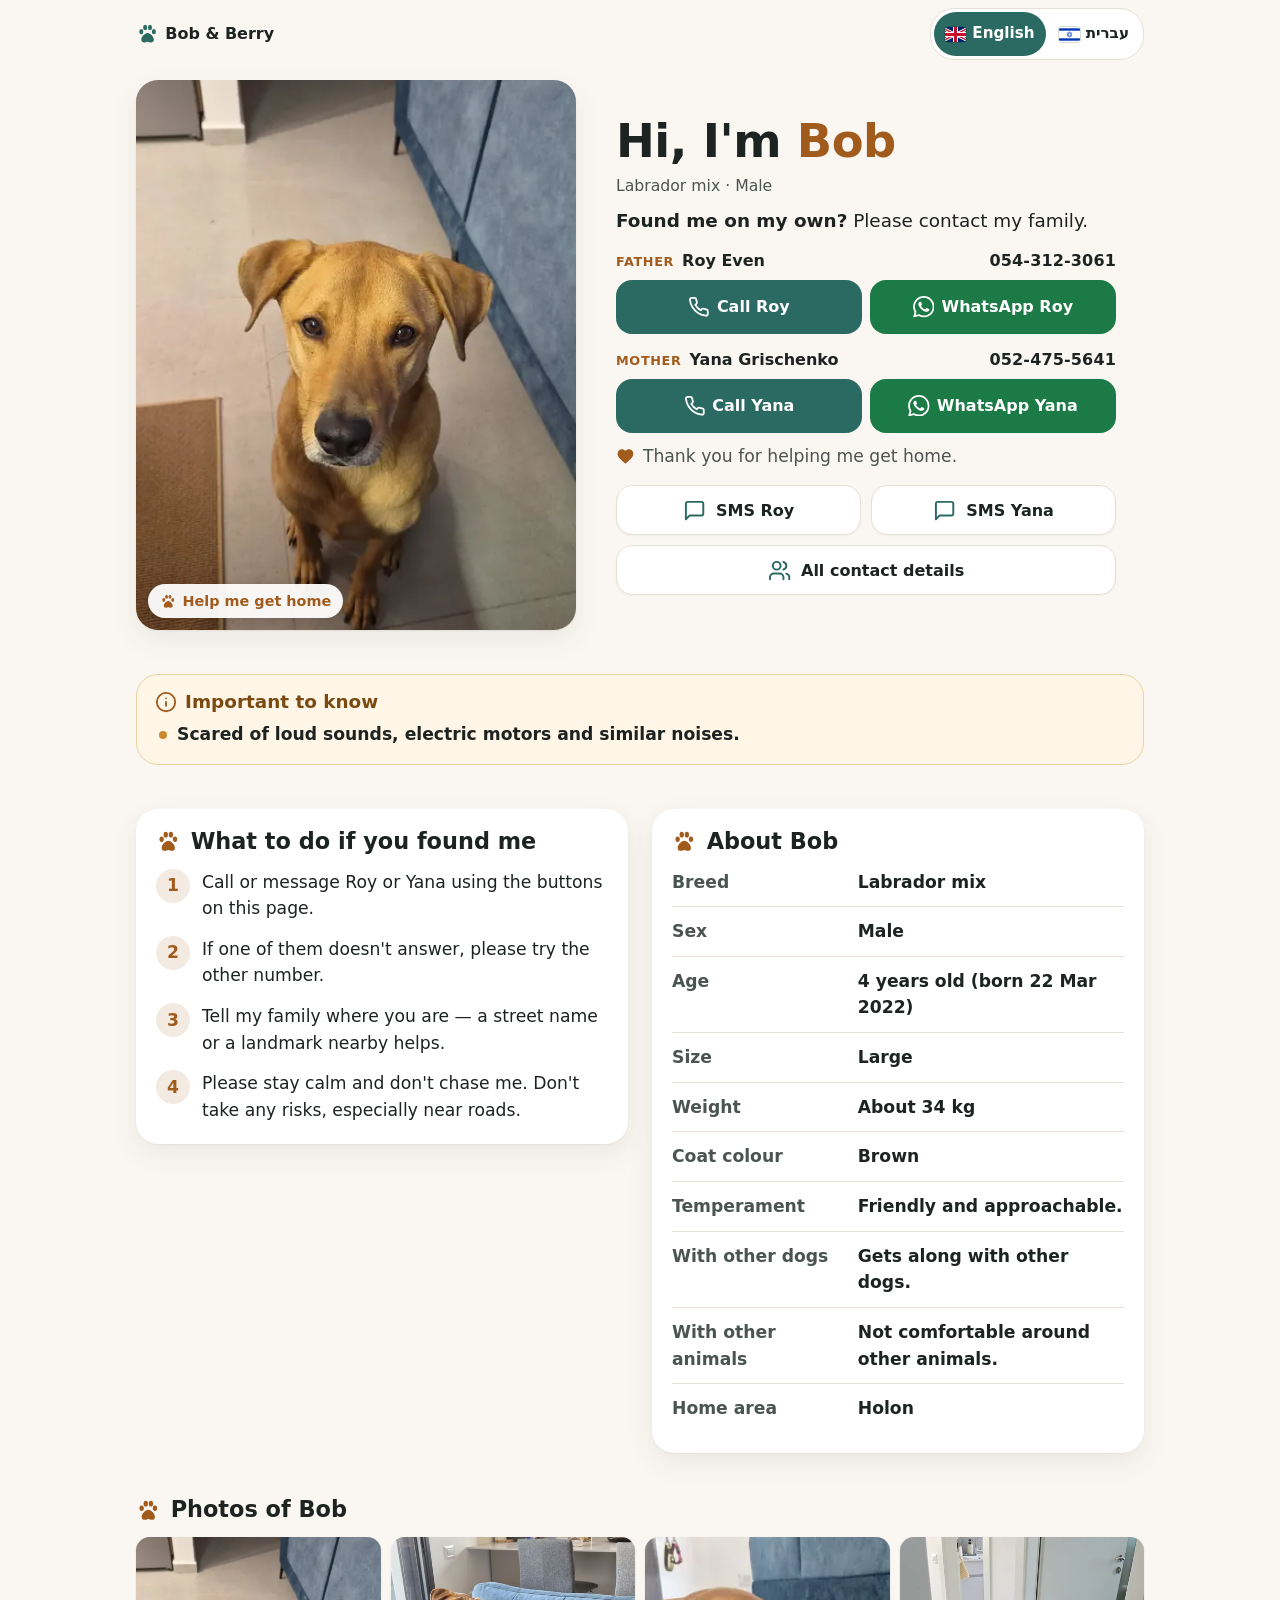
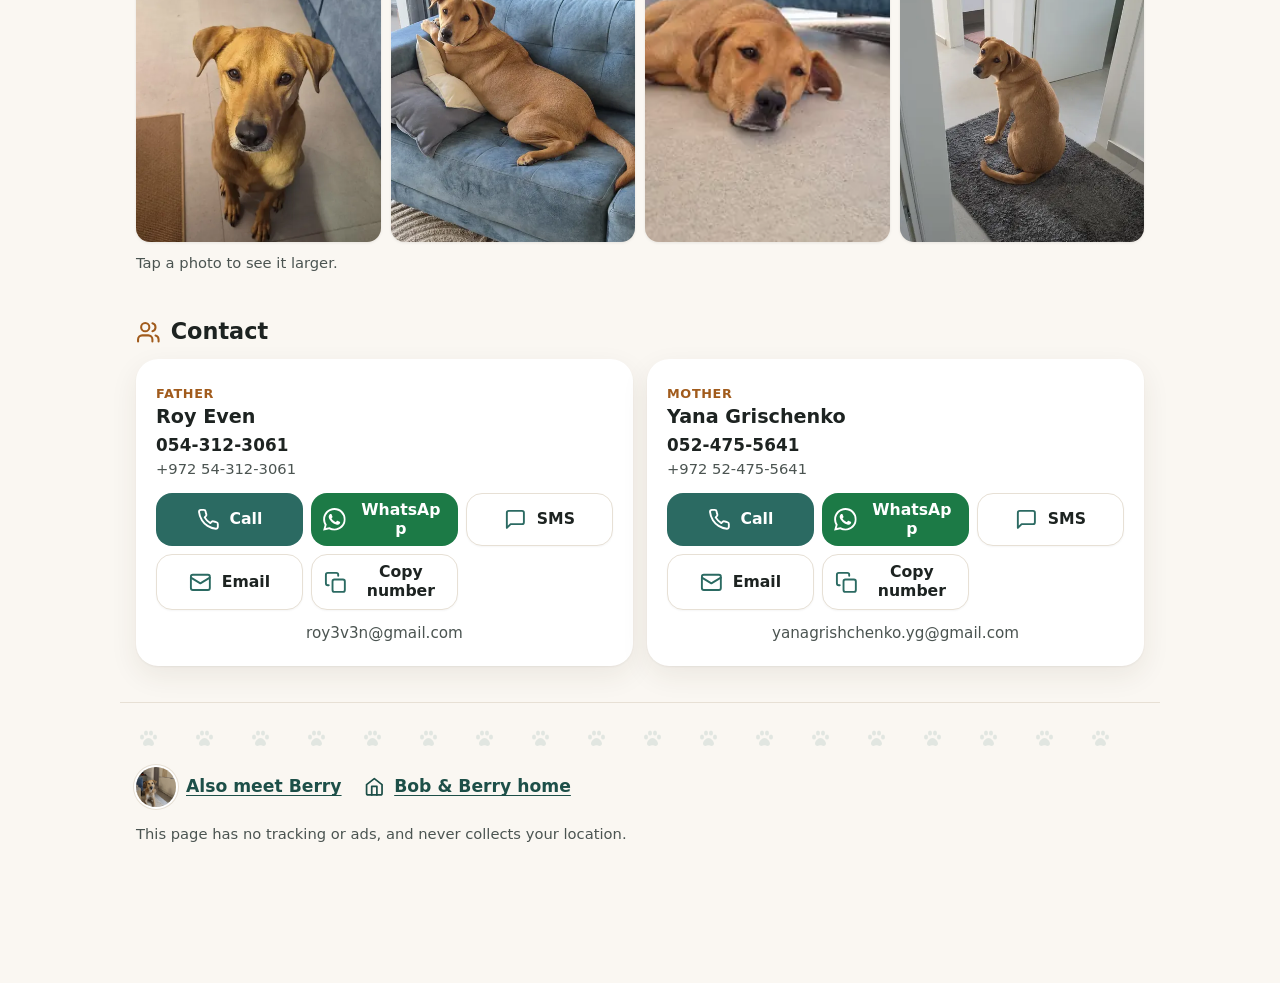
<file: public/bob/index.html>
<!doctype html>
<html lang="en" dir="ltr">
<head>
<meta charset="utf-8">
<meta name="viewport" content="width=device-width, initial-scale=1, viewport-fit=cover">
<title>Bob — help me get home</title>
<meta name="description" content="Found me on my own? Please contact my family. · מצאתם אותי לבד? בבקשה צרו קשר עם המשפחה שלי.">
<meta name="robots" content="noindex, nofollow, noarchive, noimageindex">
<meta name="format-detection" content="telephone=no, date=no, email=no, address=no">
<meta name="theme-color" content="#faf7f2">
<meta name="referrer" content="strict-origin-when-cross-origin">
<link rel="canonical" href="https://bob-and-berry.vercel.app/bob/">
<meta property="og:url" content="https://bob-and-berry.vercel.app/bob/">
<meta property="og:type" content="website">
<meta property="og:title" content="Bob — help me get home · בוב — עזרו לי לחזור הביתה">
<meta property="og:description" content="Found me on my own? Please contact my family. · מצאתם אותי לבד? בבקשה צרו קשר עם המשפחה שלי.">
<meta property="og:image" content="https://bob-and-berry.vercel.app/photos/bob/sitting-c17e12-960.jpg">
<link rel="icon" href="../favicon.svg" type="image/svg+xml">
<link rel="stylesheet" href="../assets/styles.css?v=572ee3281c">
<script>(function(d){var h=d.documentElement,l;h.classList.add('js');try{var p=new URLSearchParams(location.search).get('lang');if(p==='he'||p==='en')l=p}catch(e){}if(!l){try{var s=localStorage.getItem('bb-lang');if(s==='he'||s==='en')l=s}catch(e){}}if(!l){var n=(navigator.languages&&navigator.languages[0])||navigator.language||'';l=/^(he|iw)\b/i.test(n)?'he':'en'}h.lang=l;h.dir=l==='he'?'rtl':'ltr'})(document);</script>
</head>
<body style="--accent:#A15B1C;--accent-soft:#f3eae1">
<svg xmlns="http://www.w3.org/2000/svg" style="display:none" aria-hidden="true"><symbol id="i-phone" viewBox="0 0 24 24" fill="none" stroke="currentColor" stroke-width="2" stroke-linecap="round" stroke-linejoin="round"><path d="M22 16.92v3a2 2 0 0 1-2.18 2 19.79 19.79 0 0 1-8.63-3.07 19.5 19.5 0 0 1-6-6 19.79 19.79 0 0 1-3.07-8.67A2 2 0 0 1 4.11 2h3a2 2 0 0 1 2 1.72 12.84 12.84 0 0 0 .7 2.81 2 2 0 0 1-.45 2.11L8.09 9.91a16 16 0 0 0 6 6l1.27-1.27a2 2 0 0 1 2.11-.45 12.84 12.84 0 0 0 2.81.7A2 2 0 0 1 22 16.92z"/></symbol><symbol id="i-sms" viewBox="0 0 24 24" fill="none" stroke="currentColor" stroke-width="2" stroke-linecap="round" stroke-linejoin="round"><path d="M21 15a2 2 0 0 1-2 2H7l-4 4V5a2 2 0 0 1 2-2h14a2 2 0 0 1 2 2z"/></symbol><symbol id="i-mail" viewBox="0 0 24 24" fill="none" stroke="currentColor" stroke-width="2" stroke-linecap="round" stroke-linejoin="round"><rect x="2" y="4" width="20" height="16" rx="2"/><path d="m22 7-10 6L2 7"/></symbol><symbol id="i-copy" viewBox="0 0 24 24" fill="none" stroke="currentColor" stroke-width="2" stroke-linecap="round" stroke-linejoin="round"><rect x="9" y="9" width="13" height="13" rx="2"/><path d="M5 15H4a2 2 0 0 1-2-2V4a2 2 0 0 1 2-2h9a2 2 0 0 1 2 2v1"/></symbol><symbol id="i-users" viewBox="0 0 24 24" fill="none" stroke="currentColor" stroke-width="2" stroke-linecap="round" stroke-linejoin="round"><path d="M16 21v-2a4 4 0 0 0-4-4H6a4 4 0 0 0-4 4v2"/><circle cx="9" cy="7" r="4"/><path d="M22 21v-2a4 4 0 0 0-3-3.87"/><path d="M16 3.13a4 4 0 0 1 0 7.75"/></symbol><symbol id="i-x" viewBox="0 0 24 24" fill="none" stroke="currentColor" stroke-width="2" stroke-linecap="round" stroke-linejoin="round"><path d="M18 6 6 18M6 6l12 12"/></symbol><symbol id="i-left" viewBox="0 0 24 24" fill="none" stroke="currentColor" stroke-width="2" stroke-linecap="round" stroke-linejoin="round"><path d="m15 18-6-6 6-6"/></symbol><symbol id="i-right" viewBox="0 0 24 24" fill="none" stroke="currentColor" stroke-width="2" stroke-linecap="round" stroke-linejoin="round"><path d="m9 18 6-6-6-6"/></symbol><symbol id="i-info" viewBox="0 0 24 24" fill="none" stroke="currentColor" stroke-width="2" stroke-linecap="round" stroke-linejoin="round"><circle cx="12" cy="12" r="10"/><path d="M12 16v-4M12 8h.01"/></symbol><symbol id="i-home" viewBox="0 0 24 24" fill="none" stroke="currentColor" stroke-width="2" stroke-linecap="round" stroke-linejoin="round"><path d="m3 10 9-7 9 7v10a2 2 0 0 1-2 2H5a2 2 0 0 1-2-2z"/><path d="M9 22V12h6v10"/></symbol><symbol id="i-whatsapp" viewBox="0 0 24 24" fill="currentColor"><path d="M17.47 14.38c-.3-.15-1.76-.87-2.03-.97-.27-.1-.47-.15-.67.15-.2.3-.77.97-.94 1.16-.17.2-.35.22-.64.07-.3-.15-1.26-.46-2.39-1.47-.88-.79-1.48-1.76-1.65-2.06-.17-.3-.02-.46.13-.6.13-.14.3-.35.45-.52.15-.17.2-.3.3-.5.1-.2.05-.37-.03-.52-.07-.15-.67-1.61-.92-2.2-.24-.58-.49-.5-.67-.51h-.57c-.2 0-.52.07-.79.37-.27.3-1.04 1.02-1.04 2.48s1.07 2.88 1.21 3.07c.15.2 2.1 3.2 5.08 4.49.71.31 1.26.49 1.7.63.71.23 1.36.2 1.87.12.57-.09 1.76-.72 2-1.41.25-.7.25-1.29.18-1.41-.08-.13-.28-.2-.57-.35zM12.05 21.79h-.01a9.87 9.87 0 0 1-5.03-1.38l-.36-.21-3.74.98 1-3.65-.24-.37a9.86 9.86 0 0 1-1.51-5.26c0-5.45 4.44-9.88 9.89-9.88 2.64 0 5.12 1.03 6.99 2.9a9.83 9.83 0 0 1 2.89 7c0 5.45-4.44 9.88-9.88 9.88zm8.41-18.3A11.82 11.82 0 0 0 12.05 0C5.5 0 .16 5.34.16 11.89c0 2.1.55 4.14 1.59 5.95L.06 24l6.31-1.65a11.88 11.88 0 0 0 5.68 1.45h.01c6.55 0 11.89-5.34 11.89-11.89 0-3.18-1.24-6.16-3.49-8.41z"/></symbol><symbol id="i-paw" viewBox="0 0 24 24" fill="currentColor"><ellipse cx="5.5" cy="10" rx="2.1" ry="2.7"/><ellipse cx="9.5" cy="5.6" rx="2.1" ry="2.8"/><ellipse cx="14.5" cy="5.6" rx="2.1" ry="2.8"/><ellipse cx="18.5" cy="10" rx="2.1" ry="2.7"/><path d="M12 11.5c-3 0-6.5 4.1-6.5 6.9 0 1.9 1.4 2.9 3.1 2.9 1.4 0 2.2-.8 3.4-.8s2 .8 3.4.8c1.7 0 3.1-1 3.1-2.9 0-2.8-3.5-6.9-6.5-6.9z"/></symbol><symbol id="i-heart" viewBox="0 0 24 24" fill="currentColor"><path d="M12 21.35 10.55 20C5.4 15.36 2 12.28 2 8.5 2 5.42 4.42 3 7.5 3c1.74 0 3.41.81 4.5 2.09C13.09 3.81 14.76 3 16.5 3 19.58 3 22 5.42 22 8.5c0 3.78-3.4 6.86-8.55 11.54z"/></symbol><symbol id="f-en" viewBox="0 0 60 30" preserveAspectRatio="xMidYMid slice"><rect width="60" height="30" fill="#012169"/><path d="M0 0 60 30M60 0 0 30" stroke="#fff" stroke-width="6"/><path d="M0 0 60 30M60 0 0 30" stroke="#C8102E" stroke-width="2.4"/><path d="M30 0v30M0 15h60" stroke="#fff" stroke-width="10"/><path d="M30 0v30M0 15h60" stroke="#C8102E" stroke-width="6"/></symbol><symbol id="f-he" viewBox="0 0 220 160" preserveAspectRatio="xMidYMid slice"><rect width="220" height="160" fill="#fff"/><rect y="15" width="220" height="25" fill="#0038b8"/><rect y="120" width="220" height="25" fill="#0038b8"/><path d="M110 50 136 95H84ZM110 110 84 65h52Z" fill="none" stroke="#0038b8" stroke-width="5.5"/></symbol></svg>
<header class="topbar wrap"><a class="brand" href="../" aria-label="Bob &amp; Berry home" data-ia="aria-label=s64"><svg class="icon " aria-hidden="true" focusable="false"><use href="#i-paw"/></svg><span class="brand-text" data-i="s67">Bob &amp; Berry</span></a><nav class="lang" aria-label="Language" data-ia="aria-label=s68"><a href="?lang=en" data-lang="en" lang="en" hreflang="en" aria-current="true"><svg class="flag" aria-hidden="true" focusable="false"><use href="#f-en"/></svg>English</a><a href="?lang=he" data-lang="he" lang="he" hreflang="he"><svg class="flag" aria-hidden="true" focusable="false"><use href="#f-he"/></svg>עברית</a></nav></header>
<main id="main" class="wrap">
<section class="hero" aria-labelledby="dog-title"><div class="hero-photo ph"><picture><source type="image/webp" srcset="../photos/bob/sitting-c17e12-480.webp 480w, ../photos/bob/sitting-c17e12-960.webp 960w, ../photos/bob/sitting-c17e12-1080.webp 1080w" sizes="(min-width: 820px) 460px, 92vw"><img src="../photos/bob/sitting-c17e12-960.jpg" srcset="../photos/bob/sitting-c17e12-480.jpg 480w, ../photos/bob/sitting-c17e12-960.jpg 960w, ../photos/bob/sitting-c17e12-1080.jpg 1080w" sizes="(min-width: 820px) 460px, 92vw" width="1080" height="1920" alt="Bob sitting on a tiled floor, looking up at the camera" data-ia="alt=s0" fetchpriority="high" decoding="async" style="object-position:50% 52%" data-ph></picture><span class="ph-fallback"><svg class="icon " aria-hidden="true" focusable="false"><use href="#i-paw"/></svg><span data-i="s1">Photo unavailable</span></span><p class="hero-badge"><svg class="icon " aria-hidden="true" focusable="false"><use href="#i-paw"/></svg><span data-i="s2">Help me get home</span></p></div>
<div class="hero-body">
<h1 id="dog-title"><span data-i="s4">Hi, I&#x27;m </span><span class="dog-name"><span data-i="s5">Bob</span></span><span data-i="s6"></span></h1>
<p class="meta" data-i="s3">Labrador mix · Male</p>
<p class="found"><strong><span data-i="s7">Found me on my own?</span></strong> <span data-i="s8">Please contact my family.</span></p>
<div class="actions" id="contact-actions"><div class="cp"><p class="cp-label"><span class="cp-role" data-i="s11">Father</span><strong><span data-i="s12">Roy Even</span></strong><span class="num ltr" dir="ltr">054-312-3061</span></p><div class="cp-btns"><a class="btn btn-call" href="tel:+972543123061" data-ia="href=s13"><svg class="icon " aria-hidden="true" focusable="false"><use href="#i-phone"/></svg><span data-i="s14">Call Roy</span></a><a class="btn btn-wa" href="https://wa.me/972543123061?text=Hi%20Roy%2C%20I%20found%20Bob.%20I%27m%20at%20%5Btype%20your%20location%5D.%20Please%20contact%20me." data-ia="href=s9" target="_blank" rel="noopener"><svg class="icon " aria-hidden="true" focusable="false"><use href="#i-whatsapp"/></svg><span data-i="s10">WhatsApp Roy</span></a></div></div><div class="cp"><p class="cp-label"><span class="cp-role" data-i="s17">Mother</span><strong><span data-i="s18">Yana Grischenko</span></strong><span class="num ltr" dir="ltr">052-475-5641</span></p><div class="cp-btns"><a class="btn btn-call" href="tel:+972524755641" data-ia="href=s19"><svg class="icon " aria-hidden="true" focusable="false"><use href="#i-phone"/></svg><span data-i="s20">Call Yana</span></a><a class="btn btn-wa" href="https://wa.me/972524755641?text=Hi%20Yana%2C%20I%20found%20Bob.%20I%27m%20at%20%5Btype%20your%20location%5D.%20Please%20contact%20me." data-ia="href=s15" target="_blank" rel="noopener"><svg class="icon " aria-hidden="true" focusable="false"><use href="#i-whatsapp"/></svg><span data-i="s16">WhatsApp Yana</span></a></div></div></div>
<p class="thanks"><svg class="icon " aria-hidden="true" focusable="false"><use href="#i-heart"/></svg><span data-i="s21">Thank you for helping me get home.</span></p>
<div class="more-actions"><a class="btn btn-soft" href="sms:+972543123061?&amp;body=Hi%20Roy%2C%20I%20found%20Bob.%20I%27m%20at%20%5Btype%20your%20location%5D.%20Please%20contact%20me." data-ia="href=s22"><svg class="icon " aria-hidden="true" focusable="false"><use href="#i-sms"/></svg><span data-i="s23">SMS Roy</span></a><a class="btn btn-soft" href="sms:+972524755641?&amp;body=Hi%20Yana%2C%20I%20found%20Bob.%20I%27m%20at%20%5Btype%20your%20location%5D.%20Please%20contact%20me." data-ia="href=s24"><svg class="icon " aria-hidden="true" focusable="false"><use href="#i-sms"/></svg><span data-i="s25">SMS Yana</span></a><a class="btn btn-soft" href="#contacts"><svg class="icon " aria-hidden="true" focusable="false"><use href="#i-users"/></svg><span data-i="s26">All contact details</span></a></div>
</div></section>
<section class="section note" aria-labelledby="alerts-title"><h2 id="alerts-title"><svg class="icon " aria-hidden="true" focusable="false"><use href="#i-info"/></svg><span data-i="s27">Important to know</span></h2><ul><li data-i="s28">Scared of loud sounds, electric motors and similar noises.</li></ul></section>
<div class="two-col-wrap two-col"><section class="section card" aria-labelledby="steps-title"><h2 id="steps-title"><svg class="icon " aria-hidden="true" focusable="false"><use href="#i-paw"/></svg><span data-i="s29">What to do if you found me</span></h2><ol class="steps"><li data-i="s30">Call or message Roy or Yana using the buttons on this page.</li><li data-i="s31">If one of them doesn&#x27;t answer, please try the other number.</li><li data-i="s32">Tell my family where you are — a street name or a landmark nearby helps.</li><li data-i="s33">Please stay calm and don&#x27;t chase me. Don&#x27;t take any risks, especially near roads.</li></ol></section><section class="section card" aria-labelledby="about-title"><h2 id="about-title"><svg class="icon " aria-hidden="true" focusable="false"><use href="#i-paw"/></svg><span data-i="s62">About Bob</span></h2><dl class="facts"><div><dt><span data-i="s44">Breed</span></dt><dd><span data-i="s43">Labrador mix</span></dd></div><div><dt><span data-i="s46">Sex</span></dt><dd><span data-i="s45">Male</span></dd></div><div><dt><span data-i="s47">Age</span></dt><dd><span id="bb-age" data-born="2022-03-22">4 years old (born 22 Mar 2022)</span></dd></div><div><dt><span data-i="s49">Size</span></dt><dd><span data-i="s48">Large</span></dd></div><div><dt><span data-i="s51">Weight</span></dt><dd><span data-i="s50">About 34 kg</span></dd></div><div><dt><span data-i="s53">Coat colour</span></dt><dd><span data-i="s52">Brown</span></dd></div><div><dt><span data-i="s55">Temperament</span></dt><dd><span data-i="s54">Friendly and approachable.</span></dd></div><div><dt><span data-i="s57">With other dogs</span></dt><dd><span data-i="s56">Gets along with other dogs.</span></dd></div><div><dt><span data-i="s59">With other animals</span></dt><dd><span data-i="s58">Not comfortable around other animals.</span></dd></div><div><dt><span data-i="s61">Home area</span></dt><dd><span data-i="s60">Holon</span></dd></div></dl></section></div>
<section class="section" aria-labelledby="gallery-title"><h2 id="gallery-title"><svg class="icon " aria-hidden="true" focusable="false"><use href="#i-paw"/></svg><span data-i="s41">Photos of Bob</span></h2><ul class="gallery" style="--cols:4"><li><a class="thumb ph" href="../photos/bob/sitting-c17e12-1080.jpg" data-srcset="../photos/bob/sitting-c17e12-480.jpg 480w, ../photos/bob/sitting-c17e12-960.jpg 960w, ../photos/bob/sitting-c17e12-1080.jpg 1080w" data-srcset-webp="../photos/bob/sitting-c17e12-480.webp 480w, ../photos/bob/sitting-c17e12-960.webp 960w, ../photos/bob/sitting-c17e12-1080.webp 1080w"><picture><source type="image/webp" srcset="../photos/bob/sitting-c17e12-480.webp 480w, ../photos/bob/sitting-c17e12-960.webp 960w, ../photos/bob/sitting-c17e12-1080.webp 1080w" sizes="(min-width: 640px) 240px, 46vw"><img src="../photos/bob/sitting-c17e12-960.jpg" srcset="../photos/bob/sitting-c17e12-480.jpg 480w, ../photos/bob/sitting-c17e12-960.jpg 960w, ../photos/bob/sitting-c17e12-1080.jpg 1080w" sizes="(min-width: 640px) 240px, 46vw" width="1080" height="1920" alt="Bob sitting on a tiled floor, looking up at the camera" data-ia="alt=s0" loading="lazy" decoding="async" style="object-position:50% 52%" data-ph></picture><span class="ph-fallback"><svg class="icon " aria-hidden="true" focusable="false"><use href="#i-paw"/></svg><span data-i="s1">Photo unavailable</span></span><span class="visually-hidden" data-i="s34">Open larger photo 1 of 4</span></a></li><li><a class="thumb ph" href="../photos/bob/sofa-016e9c-1440.jpg" data-srcset="../photos/bob/sofa-016e9c-480.jpg 480w, ../photos/bob/sofa-016e9c-960.jpg 960w, ../photos/bob/sofa-016e9c-1440.jpg 1440w" data-srcset-webp="../photos/bob/sofa-016e9c-480.webp 480w, ../photos/bob/sofa-016e9c-960.webp 960w, ../photos/bob/sofa-016e9c-1440.webp 1440w"><picture><source type="image/webp" srcset="../photos/bob/sofa-016e9c-480.webp 480w, ../photos/bob/sofa-016e9c-960.webp 960w, ../photos/bob/sofa-016e9c-1440.webp 1440w" sizes="(min-width: 640px) 240px, 46vw"><img src="../photos/bob/sofa-016e9c-960.jpg" srcset="../photos/bob/sofa-016e9c-480.jpg 480w, ../photos/bob/sofa-016e9c-960.jpg 960w, ../photos/bob/sofa-016e9c-1440.jpg 1440w" sizes="(min-width: 640px) 240px, 46vw" width="1440" height="1920" alt="Bob lying on a blue sofa, looking back over his shoulder" data-ia="alt=s35" loading="lazy" decoding="async" style="object-position:30% 30%" data-ph></picture><span class="ph-fallback"><svg class="icon " aria-hidden="true" focusable="false"><use href="#i-paw"/></svg><span data-i="s1">Photo unavailable</span></span><span class="visually-hidden" data-i="s36">Open larger photo 2 of 4</span></a></li><li><a class="thumb ph" href="../photos/bob/resting-ec7c12-1440.jpg" data-srcset="../photos/bob/resting-ec7c12-480.jpg 480w, ../photos/bob/resting-ec7c12-960.jpg 960w, ../photos/bob/resting-ec7c12-1440.jpg 1440w" data-srcset-webp="../photos/bob/resting-ec7c12-480.webp 480w, ../photos/bob/resting-ec7c12-960.webp 960w, ../photos/bob/resting-ec7c12-1440.webp 1440w"><picture><source type="image/webp" srcset="../photos/bob/resting-ec7c12-480.webp 480w, ../photos/bob/resting-ec7c12-960.webp 960w, ../photos/bob/resting-ec7c12-1440.webp 1440w" sizes="(min-width: 640px) 240px, 46vw"><img src="../photos/bob/resting-ec7c12-960.jpg" srcset="../photos/bob/resting-ec7c12-480.jpg 480w, ../photos/bob/resting-ec7c12-960.jpg 960w, ../photos/bob/resting-ec7c12-1440.jpg 1440w" sizes="(min-width: 640px) 240px, 46vw" width="1440" height="810" alt="Bob resting his head on the floor next to a sofa" data-ia="alt=s37" loading="lazy" decoding="async" style="object-position:30% 50%" data-ph></picture><span class="ph-fallback"><svg class="icon " aria-hidden="true" focusable="false"><use href="#i-paw"/></svg><span data-i="s1">Photo unavailable</span></span><span class="visually-hidden" data-i="s38">Open larger photo 3 of 4</span></a></li><li><a class="thumb ph" href="../photos/bob/hallway-3a5d58-1026.jpg" data-srcset="../photos/bob/hallway-3a5d58-480.jpg 480w, ../photos/bob/hallway-3a5d58-960.jpg 960w, ../photos/bob/hallway-3a5d58-1026.jpg 1026w" data-srcset-webp="../photos/bob/hallway-3a5d58-480.webp 480w, ../photos/bob/hallway-3a5d58-960.webp 960w, ../photos/bob/hallway-3a5d58-1026.webp 1026w"><picture><source type="image/webp" srcset="../photos/bob/hallway-3a5d58-480.webp 480w, ../photos/bob/hallway-3a5d58-960.webp 960w, ../photos/bob/hallway-3a5d58-1026.webp 1026w" sizes="(min-width: 640px) 240px, 46vw"><img src="../photos/bob/hallway-3a5d58-960.jpg" srcset="../photos/bob/hallway-3a5d58-480.jpg 480w, ../photos/bob/hallway-3a5d58-960.jpg 960w, ../photos/bob/hallway-3a5d58-1026.jpg 1026w" sizes="(min-width: 640px) 240px, 46vw" width="1026" height="1824" alt="Bob sitting on a grey rug in a hallway, seen from behind" data-ia="alt=s39" loading="lazy" decoding="async" style="object-position:45% 50%" data-ph></picture><span class="ph-fallback"><svg class="icon " aria-hidden="true" focusable="false"><use href="#i-paw"/></svg><span data-i="s1">Photo unavailable</span></span><span class="visually-hidden" data-i="s40">Open larger photo 4 of 4</span></a></li></ul><p class="fine gallery-hint" data-i="s42">Tap a photo to see it larger.</p></section>
<section class="section" id="contacts" aria-labelledby="contacts-title"><h2 id="contacts-title"><svg class="icon " aria-hidden="true" focusable="false"><use href="#i-users"/></svg><span data-i="s80">Contact</span></h2><div class="people"><article class="card person"><p class="role" data-i="s11">Father</p><h3 data-i="s12">Roy Even</h3><p class="num-line"><span class="num ltr" dir="ltr" id="num-role_owner">054-312-3061</span><span class="fine ltr" dir="ltr">+972 54-312-3061</span></p><div class="contact-grid"><a class="btn btn-call" href="tel:+972543123061" aria-label="Call Roy" data-ia="href=s13|aria-label=s14"><svg class="icon " aria-hidden="true" focusable="false"><use href="#i-phone"/></svg><span data-i="s69">Call</span></a><a class="btn btn-wa" href="https://wa.me/972543123061?text=Hi%20Roy%2C%20I%20found%20Bob.%20I%27m%20at%20%5Btype%20your%20location%5D.%20Please%20contact%20me." aria-label="WhatsApp Roy" data-ia="href=s9|aria-label=s70" target="_blank" rel="noopener"><svg class="icon " aria-hidden="true" focusable="false"><use href="#i-whatsapp"/></svg><span data-i="s71">WhatsApp</span></a><a class="btn btn-soft" href="sms:+972543123061?&amp;body=Hi%20Roy%2C%20I%20found%20Bob.%20I%27m%20at%20%5Btype%20your%20location%5D.%20Please%20contact%20me." aria-label="SMS Roy" data-ia="href=s22|aria-label=s23"><svg class="icon " aria-hidden="true" focusable="false"><use href="#i-sms"/></svg><span data-i="s72">SMS</span></a><a class="btn btn-soft" href="mailto:roy3v3n@gmail.com?subject=I%20found%20Bob&amp;body=Hi%20Roy%2C%20I%20found%20Bob.%20I%27m%20at%20%5Btype%20your%20location%5D.%20Please%20contact%20me." aria-label="Email Roy" data-ia="href=s73|aria-label=s74"><svg class="icon " aria-hidden="true" focusable="false"><use href="#i-mail"/></svg><span data-i="s75">Email</span></a><button type="button" class="btn btn-soft" data-copy="+972 54-312-3061" data-copy-target="num-role_owner" hidden><svg class="icon " aria-hidden="true" focusable="false"><use href="#i-copy"/></svg><span data-i="s76">Copy number</span></button></div><p class="email-line fine"><span class="ltr" dir="ltr">roy3v3n@gmail.com</span></p></article><article class="card person"><p class="role" data-i="s17">Mother</p><h3 data-i="s18">Yana Grischenko</h3><p class="num-line"><span class="num ltr" dir="ltr" id="num-role_backup">052-475-5641</span><span class="fine ltr" dir="ltr">+972 52-475-5641</span></p><div class="contact-grid"><a class="btn btn-call" href="tel:+972524755641" aria-label="Call Yana" data-ia="href=s19|aria-label=s20"><svg class="icon " aria-hidden="true" focusable="false"><use href="#i-phone"/></svg><span data-i="s69">Call</span></a><a class="btn btn-wa" href="https://wa.me/972524755641?text=Hi%20Yana%2C%20I%20found%20Bob.%20I%27m%20at%20%5Btype%20your%20location%5D.%20Please%20contact%20me." aria-label="WhatsApp Yana" data-ia="href=s15|aria-label=s77" target="_blank" rel="noopener"><svg class="icon " aria-hidden="true" focusable="false"><use href="#i-whatsapp"/></svg><span data-i="s71">WhatsApp</span></a><a class="btn btn-soft" href="sms:+972524755641?&amp;body=Hi%20Yana%2C%20I%20found%20Bob.%20I%27m%20at%20%5Btype%20your%20location%5D.%20Please%20contact%20me." aria-label="SMS Yana" data-ia="href=s24|aria-label=s25"><svg class="icon " aria-hidden="true" focusable="false"><use href="#i-sms"/></svg><span data-i="s72">SMS</span></a><a class="btn btn-soft" href="mailto:yanagrishchenko.yg@gmail.com?subject=I%20found%20Bob&amp;body=Hi%20Yana%2C%20I%20found%20Bob.%20I%27m%20at%20%5Btype%20your%20location%5D.%20Please%20contact%20me." aria-label="Email Yana" data-ia="href=s78|aria-label=s79"><svg class="icon " aria-hidden="true" focusable="false"><use href="#i-mail"/></svg><span data-i="s75">Email</span></a><button type="button" class="btn btn-soft" data-copy="+972 52-475-5641" data-copy-target="num-role_backup" hidden><svg class="icon " aria-hidden="true" focusable="false"><use href="#i-copy"/></svg><span data-i="s76">Copy number</span></button></div><p class="email-line fine"><span class="ltr" dir="ltr">yanagrishchenko.yg@gmail.com</span></p></article></div></section>
</main>
<footer class="site-footer wrap"><div class="paws" aria-hidden="true"></div><nav class="footer-nav" aria-label="More pages" data-ia="aria-label=s65"><a href="../berry/"><img src="../photos/berry/rug-3b5ab8-480.jpg" alt="" width="40" height="40" loading="lazy" style="object-position:40% 42%"><span data-i="s63">Also meet Berry</span></a><a href="../"><svg class="icon " aria-hidden="true" focusable="false"><use href="#i-home"/></svg><span data-i="s64">Bob &amp; Berry home</span></a></nav><p class="fine" data-i="s66">This page has no tracking or ads, and never collects your location.</p></footer>
<div class="sticky-bar" role="region" aria-label="Quick contact" data-ia="aria-label=s83"><div class="sticky-inner"><div class="sb-person" role="group" aria-labelledby="sb-name-0"><p class="sb-name" id="sb-name-0" data-i="s81">Father · Roy</p><div class="sb-btns"><a class="sb-btn sb-call" href="tel:+972543123061" aria-label="Call Roy" data-ia="href=s13|aria-label=s14"><svg class="icon " aria-hidden="true" focusable="false"><use href="#i-phone"/></svg><span data-i="s69">Call</span></a><a class="sb-btn sb-wa" href="https://wa.me/972543123061?text=Hi%20Roy%2C%20I%20found%20Bob.%20I%27m%20at%20%5Btype%20your%20location%5D.%20Please%20contact%20me." aria-label="WhatsApp Roy" data-ia="href=s9|aria-label=s70" target="_blank" rel="noopener"><svg class="icon " aria-hidden="true" focusable="false"><use href="#i-whatsapp"/></svg><span data-i="s71">WhatsApp</span></a></div></div><div class="sb-person" role="group" aria-labelledby="sb-name-1"><p class="sb-name" id="sb-name-1" data-i="s82">Mother · Yana</p><div class="sb-btns"><a class="sb-btn sb-call" href="tel:+972524755641" aria-label="Call Yana" data-ia="href=s19|aria-label=s20"><svg class="icon " aria-hidden="true" focusable="false"><use href="#i-phone"/></svg><span data-i="s69">Call</span></a><a class="sb-btn sb-wa" href="https://wa.me/972524755641?text=Hi%20Yana%2C%20I%20found%20Bob.%20I%27m%20at%20%5Btype%20your%20location%5D.%20Please%20contact%20me." aria-label="WhatsApp Yana" data-ia="href=s15|aria-label=s77" target="_blank" rel="noopener"><svg class="icon " aria-hidden="true" focusable="false"><use href="#i-whatsapp"/></svg><span data-i="s71">WhatsApp</span></a></div></div></div></div>
<dialog id="bb-lightbox" class="lightbox" aria-label="Photos of Bob" data-ia="aria-label=s41">
<div class="lb-top"><p class="lb-title" data-i="s41">Photos of Bob</p>
<button type="button" class="lb-btn lb-close"><svg class="icon " aria-hidden="true" focusable="false"><use href="#i-x"/></svg><span data-i="s84">Close</span></button></div>
<div class="lb-stage"><picture><source type="image/webp" sizes="100vw"><img alt="" sizes="100vw" decoding="async"></picture><span class="ph-fallback"><svg class="icon " aria-hidden="true" focusable="false"><use href="#i-paw"/></svg><span data-i="s1">Photo unavailable</span></span></div>
<p class="lb-caption"></p>
<div class="lb-nav"><button type="button" class="lb-btn lb-prev" aria-label="Previous photo" data-ia="aria-label=s85"><svg class="icon flip" aria-hidden="true" focusable="false"><use href="#i-left"/></svg><span data-i="s86">Previous</span></button>
<p class="lb-count" aria-live="polite"></p>
<button type="button" class="lb-btn lb-next" aria-label="Next photo" data-ia="aria-label=s87"><span data-i="s88">Next</span><svg class="icon flip" aria-hidden="true" focusable="false"><use href="#i-right"/></svg></button></div>
</dialog>
<div id="bb-toast" class="toast" role="status" aria-live="polite"></div>
<script type="application/json" id="bb-i18n">{"s0":{"en":"Bob sitting on a tiled floor, looking up at the camera","he":"בוב יושב על רצפת אריחים ומביט למעלה אל המצלמה"},"s1":{"en":"Photo unavailable","he":"התמונה לא זמינה"},"s2":{"en":"Help me get home","he":"עזרו לי לחזור הביתה"},"s3":{"en":"Labrador mix · Male","he":"לברדור מעורב · זכר"},"s4":{"en":"Hi, I'm ","he":"היי, אני "},"s5":{"en":"Bob","he":"בוב"},"s6":{"en":"","he":""},"s7":{"en":"Found me on my own?","he":"מצאתם אותי לבד?"},"s8":{"en":"Please contact my family.","he":"בבקשה צרו קשר עם המשפחה שלי."},"s9":{"en":"https://wa.me/972543123061?text=Hi%20Roy%2C%20I%20found%20Bob.%20I%27m%20at%20%5Btype%20your%20location%5D.%20Please%20contact%20me.","he":"https://wa.me/972543123061?text=%D7%94%D7%99%D7%99%20%D7%A8%D7%95%D7%A2%D7%99%2C%20%D7%9E%D7%A6%D7%90%D7%AA%D7%99%20%D7%90%D7%AA%20%D7%91%D7%95%D7%91.%20%D7%94%D7%9E%D7%99%D7%A7%D7%95%D7%9D%20%D7%A9%D7%9C%D7%99%3A%20%5B%D7%9B%D7%AA%D7%91%D7%95%20%D7%9B%D7%90%D7%9F%20%D7%90%D7%99%D7%A4%D7%94%20%D7%90%D7%AA%D7%9D%5D.%20%D7%91%D7%91%D7%A7%D7%A9%D7%94%20%D7%A6%D7%95%D7%A8%20%D7%90%D7%99%D7%AA%D7%99%20%D7%A7%D7%A9%D7%A8."},"s10":{"en":"WhatsApp Roy","he":"וואטסאפ לרועי"},"s11":{"en":"Father","he":"אבא"},"s12":{"en":"Roy Even","he":"רועי אבן"},"s13":{"en":"tel:+972543123061","he":"tel:+972543123061"},"s14":{"en":"Call Roy","he":"התקשרו לרועי"},"s15":{"en":"https://wa.me/972524755641?text=Hi%20Yana%2C%20I%20found%20Bob.%20I%27m%20at%20%5Btype%20your%20location%5D.%20Please%20contact%20me.","he":"https://wa.me/972524755641?text=%D7%94%D7%99%D7%99%20%D7%99%D7%90%D7%A0%D7%94%2C%20%D7%9E%D7%A6%D7%90%D7%AA%D7%99%20%D7%90%D7%AA%20%D7%91%D7%95%D7%91.%20%D7%94%D7%9E%D7%99%D7%A7%D7%95%D7%9D%20%D7%A9%D7%9C%D7%99%3A%20%5B%D7%9B%D7%AA%D7%91%D7%95%20%D7%9B%D7%90%D7%9F%20%D7%90%D7%99%D7%A4%D7%94%20%D7%90%D7%AA%D7%9D%5D.%20%D7%91%D7%91%D7%A7%D7%A9%D7%94%20%D7%A6%D7%A8%D7%99%20%D7%90%D7%99%D7%AA%D7%99%20%D7%A7%D7%A9%D7%A8."},"s16":{"en":"WhatsApp Yana","he":"וואטסאפ ליאנה"},"s17":{"en":"Mother","he":"אמא"},"s18":{"en":"Yana Grischenko","he":"יאנה גרישצ'נקו"},"s19":{"en":"tel:+972524755641","he":"tel:+972524755641"},"s20":{"en":"Call Yana","he":"התקשרו ליאנה"},"s21":{"en":"Thank you for helping me get home.","he":"תודה שאתם עוזרים לי לחזור הביתה."},"s22":{"en":"sms:+972543123061?&body=Hi%20Roy%2C%20I%20found%20Bob.%20I%27m%20at%20%5Btype%20your%20location%5D.%20Please%20contact%20me.","he":"sms:+972543123061?&body=%D7%94%D7%99%D7%99%20%D7%A8%D7%95%D7%A2%D7%99%2C%20%D7%9E%D7%A6%D7%90%D7%AA%D7%99%20%D7%90%D7%AA%20%D7%91%D7%95%D7%91.%20%D7%94%D7%9E%D7%99%D7%A7%D7%95%D7%9D%20%D7%A9%D7%9C%D7%99%3A%20%5B%D7%9B%D7%AA%D7%91%D7%95%20%D7%9B%D7%90%D7%9F%20%D7%90%D7%99%D7%A4%D7%94%20%D7%90%D7%AA%D7%9D%5D.%20%D7%91%D7%91%D7%A7%D7%A9%D7%94%20%D7%A6%D7%95%D7%A8%20%D7%90%D7%99%D7%AA%D7%99%20%D7%A7%D7%A9%D7%A8."},"s23":{"en":"SMS Roy","he":"SMS לרועי"},"s24":{"en":"sms:+972524755641?&body=Hi%20Yana%2C%20I%20found%20Bob.%20I%27m%20at%20%5Btype%20your%20location%5D.%20Please%20contact%20me.","he":"sms:+972524755641?&body=%D7%94%D7%99%D7%99%20%D7%99%D7%90%D7%A0%D7%94%2C%20%D7%9E%D7%A6%D7%90%D7%AA%D7%99%20%D7%90%D7%AA%20%D7%91%D7%95%D7%91.%20%D7%94%D7%9E%D7%99%D7%A7%D7%95%D7%9D%20%D7%A9%D7%9C%D7%99%3A%20%5B%D7%9B%D7%AA%D7%91%D7%95%20%D7%9B%D7%90%D7%9F%20%D7%90%D7%99%D7%A4%D7%94%20%D7%90%D7%AA%D7%9D%5D.%20%D7%91%D7%91%D7%A7%D7%A9%D7%94%20%D7%A6%D7%A8%D7%99%20%D7%90%D7%99%D7%AA%D7%99%20%D7%A7%D7%A9%D7%A8."},"s25":{"en":"SMS Yana","he":"SMS ליאנה"},"s26":{"en":"All contact details","he":"כל פרטי הקשר"},"s27":{"en":"Important to know","he":"חשוב לדעת"},"s28":{"en":"Scared of loud sounds, electric motors and similar noises.","he":"מפחד מרעשים חזקים, ממנועים חשמליים ומרעשים דומים."},"s29":{"en":"What to do if you found me","he":"מה לעשות אם מצאתם אותי"},"s30":{"en":"Call or message Roy or Yana using the buttons on this page.","he":"התקשרו או שלחו הודעה לרועי או ליאנה בעזרת הכפתורים בעמוד."},"s31":{"en":"If one of them doesn't answer, please try the other number.","he":"אם אחד מהם לא עונה, נסו את המספר השני."},"s32":{"en":"Tell my family where you are — a street name or a landmark nearby helps.","he":"ספרו למשפחה שלי איפה אתם — שם רחוב או ציון דרך קרוב יעזרו."},"s33":{"en":"Please stay calm and don't chase me. Don't take any risks, especially near roads.","he":"הישארו רגועים ואל תרדפו אחריי. אל תיקחו סיכונים, במיוחד ליד כבישים."},"s34":{"en":"Open larger photo 1 of 4","he":"פתיחת תמונה 1 מתוך 4 בגדול"},"s35":{"en":"Bob lying on a blue sofa, looking back over his shoulder","he":"בוב שוכב על ספה כחולה ומביט לאחור מעבר לכתף"},"s36":{"en":"Open larger photo 2 of 4","he":"פתיחת תמונה 2 מתוך 4 בגדול"},"s37":{"en":"Bob resting his head on the floor next to a sofa","he":"בוב מניח את הראש על הרצפה ליד ספה"},"s38":{"en":"Open larger photo 3 of 4","he":"פתיחת תמונה 3 מתוך 4 בגדול"},"s39":{"en":"Bob sitting on a grey rug in a hallway, seen from behind","he":"בוב יושב על שטיח אפור במסדרון, מצולם מאחור"},"s40":{"en":"Open larger photo 4 of 4","he":"פתיחת תמונה 4 מתוך 4 בגדול"},"s41":{"en":"Photos of Bob","he":"תמונות של בוב"},"s42":{"en":"Tap a photo to see it larger.","he":"הקישו על תמונה כדי להגדיל אותה."},"s43":{"en":"Labrador mix","he":"לברדור מעורב"},"s44":{"en":"Breed","he":"גזע"},"s45":{"en":"Male","he":"זכר"},"s46":{"en":"Sex","he":"מין"},"age_1":{"en":"1 year old","he":"בן שנה"},"age_2":{"en":"2 years old","he":"בן שנתיים"},"age_n":{"en":"{n} years old","he":"בן {n}"},"born_on":{"en":"born 22 Mar 2022","he":"נולד ב־22.03.2022"},"s47":{"en":"Age","he":"גיל"},"s48":{"en":"Large","he":"גדול"},"s49":{"en":"Size","he":"גודל"},"s50":{"en":"About 34 kg","he":"כ־34 ק״ג"},"s51":{"en":"Weight","he":"משקל"},"s52":{"en":"Brown","he":"חום"},"s53":{"en":"Coat colour","he":"צבע פרווה"},"s54":{"en":"Friendly and approachable.","he":"ידידותי ואפשר לגשת אליו."},"s55":{"en":"Temperament","he":"אופי"},"s56":{"en":"Gets along with other dogs.","he":"מסתדר עם כלבים אחרים."},"s57":{"en":"With other dogs","he":"עם כלבים אחרים"},"s58":{"en":"Not comfortable around other animals.","he":"לא מרגיש בנוח ליד בעלי חיים אחרים."},"s59":{"en":"With other animals","he":"עם בעלי חיים אחרים"},"s60":{"en":"Holon","he":"חולון"},"s61":{"en":"Home area","he":"אזור מגורים"},"s62":{"en":"About Bob","he":"קצת על בוב"},"s63":{"en":"Also meet Berry","he":"הכירו גם את ברי"},"s64":{"en":"Bob & Berry home","he":"לעמוד הבית של בוב וברי"},"s65":{"en":"More pages","he":"עמודים נוספים"},"s66":{"en":"This page has no tracking or ads, and never collects your location.","he":"בעמוד הזה אין מעקב או פרסומות, והוא לא אוסף את המיקום שלכם."},"s67":{"en":"Bob & Berry","he":"בוב וברי"},"s68":{"en":"Language","he":"שפה"},"s69":{"en":"Call","he":"התקשרו"},"s70":{"en":"WhatsApp Roy","he":"שלחו הודעה לרועי בוואטסאפ"},"s71":{"en":"WhatsApp","he":"וואטסאפ"},"s72":{"en":"SMS","he":"SMS"},"s73":{"en":"mailto:roy3v3n@gmail.com?subject=I%20found%20Bob&body=Hi%20Roy%2C%20I%20found%20Bob.%20I%27m%20at%20%5Btype%20your%20location%5D.%20Please%20contact%20me.","he":"mailto:roy3v3n@gmail.com?subject=%D7%9E%D7%A6%D7%90%D7%AA%D7%99%20%D7%90%D7%AA%20%D7%91%D7%95%D7%91&body=%D7%94%D7%99%D7%99%20%D7%A8%D7%95%D7%A2%D7%99%2C%20%D7%9E%D7%A6%D7%90%D7%AA%D7%99%20%D7%90%D7%AA%20%D7%91%D7%95%D7%91.%20%D7%94%D7%9E%D7%99%D7%A7%D7%95%D7%9D%20%D7%A9%D7%9C%D7%99%3A%20%5B%D7%9B%D7%AA%D7%91%D7%95%20%D7%9B%D7%90%D7%9F%20%D7%90%D7%99%D7%A4%D7%94%20%D7%90%D7%AA%D7%9D%5D.%20%D7%91%D7%91%D7%A7%D7%A9%D7%94%20%D7%A6%D7%95%D7%A8%20%D7%90%D7%99%D7%AA%D7%99%20%D7%A7%D7%A9%D7%A8."},"s74":{"en":"Email Roy","he":"מייל לרועי"},"s75":{"en":"Email","he":"מייל"},"s76":{"en":"Copy number","he":"העתקת המספר"},"s77":{"en":"WhatsApp Yana","he":"שלחו הודעה ליאנה בוואטסאפ"},"s78":{"en":"mailto:yanagrishchenko.yg@gmail.com?subject=I%20found%20Bob&body=Hi%20Yana%2C%20I%20found%20Bob.%20I%27m%20at%20%5Btype%20your%20location%5D.%20Please%20contact%20me.","he":"mailto:yanagrishchenko.yg@gmail.com?subject=%D7%9E%D7%A6%D7%90%D7%AA%D7%99%20%D7%90%D7%AA%20%D7%91%D7%95%D7%91&body=%D7%94%D7%99%D7%99%20%D7%99%D7%90%D7%A0%D7%94%2C%20%D7%9E%D7%A6%D7%90%D7%AA%D7%99%20%D7%90%D7%AA%20%D7%91%D7%95%D7%91.%20%D7%94%D7%9E%D7%99%D7%A7%D7%95%D7%9D%20%D7%A9%D7%9C%D7%99%3A%20%5B%D7%9B%D7%AA%D7%91%D7%95%20%D7%9B%D7%90%D7%9F%20%D7%90%D7%99%D7%A4%D7%94%20%D7%90%D7%AA%D7%9D%5D.%20%D7%91%D7%91%D7%A7%D7%A9%D7%94%20%D7%A6%D7%A8%D7%99%20%D7%90%D7%99%D7%AA%D7%99%20%D7%A7%D7%A9%D7%A8."},"s79":{"en":"Email Yana","he":"מייל ליאנה"},"s80":{"en":"Contact","he":"יצירת קשר"},"s81":{"en":"Father · Roy","he":"אבא · רועי"},"s82":{"en":"Mother · Yana","he":"אמא · יאנה"},"s83":{"en":"Quick contact","he":"יצירת קשר מהירה"},"s84":{"en":"Close","he":"סגירה"},"s85":{"en":"Previous photo","he":"התמונה הקודמת"},"s86":{"en":"Previous","he":"הקודמת"},"s87":{"en":"Next photo","he":"התמונה הבאה"},"s88":{"en":"Next","he":"הבאה"},"title":{"en":"Bob — help me get home","he":"בוב — עזרו לי לחזור הביתה"},"copied":{"en":"Number copied.","he":"המספר הועתק."},"copy_failed":{"en":"Couldn't copy automatically. The number is now selected — press and hold it to copy.","he":"ההעתקה האוטומטית לא הצליחה. המספר מסומן עכשיו — לחצו עליו לחיצה ארוכה כדי להעתיק."},"photo_counter":{"en":"{i} of {total}","he":"{i} מתוך {total}"}}</script>
<script>(function(){var H=document.documentElement,D=JSON.parse(document.getElementById('bb-i18n').textContent);
function t(k,l){var v=D[k];return v?v[l||(H.lang==='he'?'he':'en')]:''}
function age(l){var e=document.getElementById('bb-age');if(!e)return;var b=e.getAttribute('data-born').split('-'),n=new Date(),m=n.getMonth()+1,y=n.getFullYear()-(+b[0]);
if(m<+b[1]||(m===+b[1]&&n.getDate()<+b[2]))y--;if(y<1)return;e.textContent=t(y===1?'age_1':y===2?'age_2':'age_n',l).split('{n}').join(y)+' ('+t('born_on',l)+')'}
function apply(l){var i,j,e,p,q,a;H.lang=l;H.dir=l==='he'?'rtl':'ltr';
a=document.querySelectorAll('[data-i]');for(i=0;i<a.length;i++){e=a[i];q=D[e.getAttribute('data-i')];if(q)e.textContent=q[l]}
a=document.querySelectorAll('[data-ia]');for(i=0;i<a.length;i++){e=a[i];p=e.getAttribute('data-ia').split('|');for(j=0;j<p.length;j++){q=p[j].split('=');if(D[q[1]])e.setAttribute(q[0],D[q[1]][l])}}
a=document.querySelectorAll('.lang a');for(i=0;i<a.length;i++){if(a[i].getAttribute('data-lang')===l)a[i].setAttribute('aria-current','true');else a[i].removeAttribute('aria-current')}
if(D.title)document.title=D.title[l];age(l)}
window.BB={D:D,t:t,apply:apply};
if(H.lang==='he')apply('he');else age('en');
var bar=document.querySelector('.sticky-bar'),act=document.getElementById('contact-actions');
if(bar){if(act&&'IntersectionObserver' in window){new IntersectionObserver(function(x){bar.classList.toggle('is-shown',!x[0].isIntersecting)}).observe(act)}else{bar.classList.add('is-shown')}}
})();</script>
<script src="../assets/app.js?v=a9f5dd9bf1" defer></script>
</body>
</html>
</file>
<file: public/assets/styles.css>
/* Bob & Berry — one stylesheet for every page.
   Mobile first; logical properties so Hebrew (RTL) mirrors automatically. */

:root {
  --bg: #faf7f2;
  --surface: #ffffff;
  --ink: #1d2321;
  --ink-2: #4b5451;
  --line: #e7e0d5;
  --teal: #2b6a62;
  --teal-ink: #1d4f48;
  --teal-soft: #e5efeb;
  --wa: #1c7a46;
  --wa-ink: #145d35;
  --sms: #35506c;
  --sms-ink: #263b52;
  --warm-soft: #fff6e8;
  --warm-line: #ecd1a3;
  --warm-ink: #7a4a10;
  --focus: #0b57d0;
  --accent: var(--teal);
  --accent-soft: var(--teal-soft);
  --radius: 22px;
  --radius-sm: 14px;
  --shadow: 0 1px 2px rgba(70, 50, 30, .06), 0 10px 28px rgba(70, 50, 30, .08);
  --bar-h: calc(96px + env(safe-area-inset-bottom, 0px)); /* measured by app.js */
  --font: system-ui, -apple-system, "Segoe UI", Roboto, "Noto Sans Hebrew", "Noto Sans", Arial, sans-serif;
  --font-display: ui-rounded, "SF Pro Rounded", system-ui, -apple-system, "Segoe UI", Roboto, "Noto Sans Hebrew", Arial, sans-serif;
  color-scheme: light;
}

*, *::before, *::after { box-sizing: border-box; }
html { -webkit-text-size-adjust: 100%; text-size-adjust: 100%; }
html.no-scroll { overflow: hidden; }
body {
  margin: 0;
  background: var(--bg);
  color: var(--ink);
  font-family: var(--font);
  font-size: 1.0625rem;
  line-height: 1.55;
  padding-bottom: calc(var(--bar-h) + 20px);
  -webkit-font-smoothing: antialiased;
}
img { max-width: 100%; display: block; }
a { color: var(--teal-ink); text-underline-offset: .18em; }
h1, h2, h3 { font-family: var(--font-display); line-height: 1.15; margin: 0; }
p { margin: 0; }
button { font: inherit; }
:focus-visible { outline: 3px solid var(--focus); outline-offset: 3px; }
.visually-hidden {
  position: absolute !important; width: 1px; height: 1px; padding: 0; margin: -1px;
  overflow: hidden; clip: rect(0 0 0 0); white-space: nowrap; border: 0;
}
[hidden] { display: none !important; }
.ltr { direction: ltr; unicode-bidi: isolate; }
.icon { width: 1.4em; height: 1.4em; flex: none; }
[dir="rtl"] .flip { transform: scaleX(-1); }

.wrap {
  width: 100%;
  max-width: 1040px;
  margin-inline: auto;
  padding-left: max(16px, env(safe-area-inset-left));
  padding-right: max(16px, env(safe-area-inset-right));
}

/* ---------- preview banner (only while essentials are missing) ---------- */
.preview-banner {
  background: #8a1c1c; color: #fff; font-weight: 700; text-align: center;
  padding: 10px 16px; font-size: .95rem;
}

/* ---------- top bar ---------- */
.topbar {
  display: flex; flex-wrap: wrap; align-items: center; justify-content: space-between; gap: 6px 10px;
  padding-top: max(8px, env(safe-area-inset-top)); padding-bottom: 8px;
}
.brand {
  display: inline-flex; align-items: center; gap: 6px; min-height: 44px; min-width: 44px; flex: none;
  color: var(--ink); text-decoration: none; font-weight: 700; font-family: var(--font-display);
  font-size: 1rem; white-space: nowrap;
}
.brand .icon { color: var(--teal); width: 1.45em; height: 1.45em; }
.lang {
  display: inline-flex; flex-wrap: wrap; gap: 2px; padding: 3px; max-width: 100%;
  background: var(--surface); border: 1px solid var(--line); border-radius: 24px;
}
.lang a {
  display: inline-flex; align-items: center; gap: 6px; min-height: 44px; padding: 0 11px;
  border-radius: 999px; color: var(--ink); text-decoration: none; font-weight: 600; font-size: .95rem;
  white-space: nowrap;
}
.lang a[aria-current="true"] { background: var(--teal); color: #fff; }
.flag { width: 21px; height: 15px; border-radius: 3px; flex: none; box-shadow: 0 0 0 1px rgba(0, 0, 0, .14); }
/* Narrow phones: keep the language switch whole; the paw alone links home. */
@media (max-width: 373px) {
  .brand-text { position: absolute; width: 1px; height: 1px; overflow: hidden; clip: rect(0 0 0 0); white-space: nowrap; }
  .lang a { padding: 0 10px; }
}

/* ---------- photo frames & fallbacks ---------- */
.ph { position: relative; overflow: hidden; background: #ebe4da; }
.ph img { width: 100%; height: 100%; object-fit: cover; }
.ph-fallback {
  position: absolute; inset: 0; display: none; flex-direction: column; align-items: center; justify-content: center;
  gap: 6px; padding: 12px; text-align: center; color: #6b625a; font-size: .9rem; font-weight: 600;
}
.ph-fallback .icon { width: 2rem; height: 2rem; opacity: .55; }
.ph.is-broken img { visibility: hidden; }
.ph.is-broken .ph-fallback { display: flex; }
.ph-placeholder .ph-fallback { display: flex; border: 2px dashed #c9bfb1; border-radius: inherit; }

/* ---------- hero ---------- */
.hero { display: grid; gap: 16px; margin-top: 4px; }
.hero-photo {
  border-radius: var(--radius); box-shadow: var(--shadow);
  height: clamp(160px, 28vh, 420px);
  height: clamp(160px, 28svh, 420px);
}
.hero-badge {
  position: absolute; inset-inline-start: 12px; bottom: 12px;
  display: inline-flex; align-items: center; gap: 6px; max-width: calc(100% - 24px);
  background: rgba(255, 255, 255, .94); color: var(--accent); font-weight: 700; font-size: .9rem;
  padding: 6px 12px; border-radius: 999px; box-shadow: 0 2px 10px rgba(0, 0, 0, .12);
}
.hero-badge .icon { width: 1.15em; height: 1.15em; }
.hero-body { display: grid; gap: 10px; align-content: start; }
.hero h1 { font-size: clamp(1.9rem, 8vw, 2.9rem); letter-spacing: -.01em; }
.hero h1 .dog-name { color: var(--accent); }
.meta { color: var(--ink-2); font-size: .98rem; margin-top: -4px; }
.found { font-size: 1.15rem; line-height: 1.45; }
.found strong { font-weight: 750; }
.thanks { color: var(--ink-2); display: flex; align-items: center; gap: 8px; }
.thanks .icon { color: var(--accent); width: 1.1em; height: 1.1em; }

/* ---------- buttons ---------- */
/* one block per family member: role · name · number, then two buttons */
.actions { display: grid; gap: 14px; margin-top: 4px; }
.cp { display: grid; gap: 6px; }
.cp-label { display: flex; flex-wrap: wrap; align-items: baseline; gap: 2px 8px; font-size: 1rem; color: var(--ink-2); }
.cp-role { font-size: .8rem; font-weight: 750; color: var(--accent); text-transform: uppercase; letter-spacing: .05em; }
[lang="he"] .cp-role { font-size: .95rem; text-transform: none; letter-spacing: 0; }
.cp-label strong { color: var(--ink); font-weight: 650; }
/* number at the far end of the line (the number itself is LTR, so use physical sides) */
.cp-label .num { margin-left: auto; }
[dir="rtl"] .cp-label .num { margin-left: 0; margin-right: auto; }
.cp-btns { display: grid; grid-template-columns: repeat(auto-fit, minmax(min(100%, 7.5em), 1fr)); gap: 8px; }
.cp-btns .btn { min-height: 54px; font-size: 1rem; padding: 8px 8px; gap: 7px; }
.cp-btns .btn .icon { width: 1.35em; height: 1.35em; }
.btn {
  display: flex; align-items: center; justify-content: center; gap: 10px;
  min-height: 56px; padding: 10px 18px; border-radius: 16px; border: 0; cursor: pointer;
  font-weight: 700; font-size: 1.15rem; line-height: 1.2; text-align: center; text-decoration: none;
  overflow-wrap: anywhere;
  -webkit-tap-highlight-color: transparent;
  transition: filter .15s ease, transform .1s ease;
}
.btn:active { transform: scale(.985); }
.btn-call { background: var(--teal); color: #fff; }
.btn-call:hover { background: var(--teal-ink); }
.btn-wa { background: var(--wa); color: #fff; }
.btn-wa:hover { background: var(--wa-ink); }
.btn-sms { background: var(--sms); color: #fff; }
.btn-sms:hover { background: var(--sms-ink); }
.btn-soft {
  background: var(--surface); color: var(--ink); border: 1.5px solid var(--line);
  min-height: 50px; font-size: 1rem; font-weight: 650; box-shadow: 0 1px 2px rgba(0, 0, 0, .04);
}
.btn-soft .icon { color: var(--teal); }
.btn-soft:hover { border-color: #cfc5b6; }
.btn.is-disabled { background: #e9e5df; color: #5d5750; cursor: not-allowed; border: 2px dashed #b9afa2; }
.btn .icon { width: 1.45em; height: 1.45em; }

.num {
  font-weight: 700; color: var(--ink); font-variant-numeric: tabular-nums; letter-spacing: .01em;
  -webkit-user-select: all; user-select: all;
}

/* at most two per row (one when text is enlarged); a leftover last button spans the row */
.more-actions { display: grid; grid-template-columns: repeat(auto-fit, minmax(min(100%, max(9.5em, calc(50% - 5px))), 1fr)); gap: 10px; margin-top: 6px; }
.more-actions > :last-child:nth-child(odd) { grid-column: 1 / -1; }

/* ---------- sections & cards ---------- */
.section { margin-top: 30px; }
.section > h2, .card > h2 {
  font-size: 1.4rem; margin-bottom: 14px; display: flex; align-items: center; gap: 10px;
}
.section > h2 .icon, .card > h2 .icon { color: var(--accent); width: 1.1em; height: 1.1em; }
.card { background: var(--surface); border-radius: var(--radius); box-shadow: var(--shadow); padding: 20px; }
.muted { color: var(--ink-2); }
.fine { color: var(--ink-2); font-size: .92rem; }

.note {
  background: var(--warm-soft); border: 1.5px solid var(--warm-line); border-radius: var(--radius);
  padding: 16px 18px;
}
.note h2 { font-size: 1.15rem; color: var(--warm-ink); display: flex; align-items: center; gap: 8px; margin-bottom: 8px; }
.note h2 .icon { width: 1.2em; height: 1.2em; }
.note ul { margin: 0; padding: 0; list-style: none; display: grid; gap: 8px; }
.note li { position: relative; padding-inline-start: 22px; font-weight: 550; }
.note li::before {
  content: ""; position: absolute; inset-inline-start: 4px; top: .6em;
  width: 8px; height: 8px; border-radius: 50%; background: #c98a2e;
}

.steps { list-style: none; margin: 0; padding: 0; display: grid; gap: 14px; counter-reset: step; }
.steps li { display: grid; grid-template-columns: 34px 1fr; gap: 12px; align-items: start; counter-increment: step; }
.steps li::before {
  content: counter(step); display: grid; place-items: center; width: 34px; height: 34px; border-radius: 50%;
  background: var(--accent-soft); color: var(--accent); font-weight: 800; font-family: var(--font-display);
}

/* ---------- gallery ---------- */
.gallery { list-style: none; margin: 0; padding: 0; display: grid; grid-template-columns: repeat(2, minmax(0, 1fr)); gap: 10px; }
.gallery.is-odd li:first-child { grid-column: 1 / -1; }
.gallery.is-odd li:first-child .thumb { aspect-ratio: 16 / 10; }
.thumb {
  display: block; aspect-ratio: 4 / 5; border-radius: var(--radius-sm); overflow: hidden; position: relative;
  box-shadow: 0 1px 3px rgba(0, 0, 0, .08); cursor: zoom-in;
}
.thumb:focus-visible { outline-offset: 2px; }
.thumb img { transition: transform .3s ease; }
.thumb:hover img { transform: scale(1.03); }
.gallery-hint { margin-top: 10px; }
@media (min-width: 640px) {
  .gallery { grid-template-columns: repeat(var(--cols, 4), minmax(0, 1fr)); }
  .gallery.is-odd li:first-child { grid-column: auto; }
  .gallery.is-odd li:first-child .thumb { aspect-ratio: 4 / 5; }
}

/* ---------- facts ---------- */
.facts { margin: 0; display: grid; }
/* label beside value; stacks by itself when the text is enlarged */
.facts > div { display: flex; flex-wrap: wrap; gap: 2px 14px; padding: 11px 0; border-top: 1px solid var(--line); }
.facts > div:first-child { border-top: 0; padding-top: 0; }
.facts dt { flex: 0 0 38%; min-width: min(7.5em, 100%); color: var(--ink-2); font-weight: 600; }
.facts dd { flex: 1 1 9em; min-width: 0; margin: 0; font-weight: 550; }

/* ---------- contacts ---------- */
.people { display: grid; gap: 14px; }
.person h3 { font-size: 1.2rem; }
.person .role {
  display: inline-block; font-size: .8rem; font-weight: 700; text-transform: uppercase; letter-spacing: .05em;
  color: var(--accent); margin-bottom: 2px;
}
[lang="he"] .person .role { text-transform: none; letter-spacing: 0; font-size: .9rem; }
.person .num-line { margin: 4px 0 12px; font-size: 1.05rem; }
.person .num-line span { display: block; }
[dir="rtl"] .person .num-line .ltr { text-align: right; } /* numbers stay LTR but line up with the Hebrew text */
.contact-grid { display: grid; grid-template-columns: repeat(auto-fit, minmax(min(100%, 7.5em), 1fr)); gap: 8px; }
.contact-grid .btn { min-height: 48px; font-size: .98rem; padding: 8px 12px; }
.email-line { margin-top: 12px; font-size: .95rem; text-align: center; overflow-wrap: anywhere; }

/* ---------- homepage ---------- */
.home-hero { display: grid; gap: 12px; margin-top: 8px; }
.home-hero h1 { font-size: clamp(2.1rem, 9vw, 3.2rem); }
.home-hero .eyebrow {
  color: var(--teal); font-weight: 750; font-size: .9rem; text-transform: uppercase; letter-spacing: .06em;
}
[lang="he"] .home-hero .eyebrow { text-transform: none; letter-spacing: 0; font-size: 1rem; }
.home-title-row { display: flex; flex-wrap: wrap; align-items: center; justify-content: space-between; gap: 12px; }
.avatars { display: flex; flex: none; }
.avatars img {
  width: 64px; height: 64px; border-radius: 50%; object-fit: cover;
  border: 3px solid var(--accent); box-shadow: 0 0 0 3px var(--bg), var(--shadow);
}
.avatars img + img { margin-inline-start: -14px; }
/* two cards side by side; one per row when enlarged text no longer fits */
.dog-cards { list-style: none; margin: 0; padding: 0; display: grid; grid-template-columns: repeat(auto-fit, minmax(min(100%, 8em), 1fr)); gap: 12px; }
.dog-card {
  display: flex; flex-direction: column; height: 100%; background: var(--surface); border-radius: var(--radius);
  box-shadow: var(--shadow); overflow: hidden; color: var(--ink); text-decoration: none;
  border-top: 5px solid var(--accent);
}
.dog-card .ph { aspect-ratio: 4 / 5; }
.dog-card-body { display: grid; gap: 2px; padding: 12px 14px 14px; overflow-wrap: anywhere; }
.dog-card-name { font-family: var(--font-display); font-weight: 800; font-size: 1.35rem; color: var(--accent); }
.dog-card-meta { color: var(--ink-2); font-size: .9rem; }
.dog-card-link { margin-top: 6px; font-weight: 700; color: var(--teal-ink); display: inline-flex; align-items: center; gap: 4px; }
.dog-card-link .icon { width: 1.1em; height: 1.1em; }
.dog-card:hover .dog-card-link { text-decoration: underline; }

/* ---------- footer ---------- */
.site-footer { margin-top: 36px; padding-top: 20px; border-top: 1px solid var(--line); display: grid; gap: 14px; }
.footer-nav { display: flex; flex-wrap: wrap; gap: 10px 22px; align-items: center; }
.footer-nav a { display: inline-flex; align-items: center; gap: 10px; min-height: 44px; font-weight: 650; }
.footer-nav img { width: 40px; height: 40px; border-radius: 50%; object-fit: cover; box-shadow: 0 0 0 2px #fff, 0 0 0 3px var(--line); }
.footer-nav .icon { width: 1.2em; height: 1.2em; }
.paws {
  height: 28px; opacity: .12; color: var(--teal);
  background-image: url("data:image/svg+xml,%3Csvg xmlns='http://www.w3.org/2000/svg' width='56' height='28' viewBox='0 0 56 28'%3E%3Cg fill='%232b6a62'%3E%3Cellipse cx='6' cy='14' rx='2' ry='2.6'/%3E%3Cellipse cx='10' cy='10' rx='2' ry='2.6'/%3E%3Cellipse cx='15' cy='10' rx='2' ry='2.6'/%3E%3Cellipse cx='19' cy='14' rx='2' ry='2.6'/%3E%3Cpath d='M12.5 15c-2.6 0-5.5 3.4-5.5 5.6 0 1.5 1.1 2.3 2.5 2.3 1.1 0 1.9-.6 3-.6s1.9.6 3 .6c1.4 0 2.5-.8 2.5-2.3 0-2.2-2.9-5.6-5.5-5.6z'/%3E%3C/g%3E%3C/svg%3E");
  background-repeat: repeat-x; background-size: 56px 28px;
}

/* ---------- sticky contact bar ---------- */
.sticky-bar {
  position: fixed; left: 0; right: 0; bottom: 0; z-index: 40;
  background: rgba(250, 247, 242, .97); border-top: 1px solid var(--line);
  box-shadow: 0 -6px 24px rgba(60, 40, 20, .08);
  padding: 10px max(12px, env(safe-area-inset-right)) calc(10px + env(safe-area-inset-bottom, 0px)) max(12px, env(safe-area-inset-left));
  transition: transform .25s ease, visibility 0s linear 0s;
}
@supports ((-webkit-backdrop-filter: blur(1px)) or (backdrop-filter: blur(1px))) {
  .sticky-bar { background: rgba(250, 247, 242, .88); -webkit-backdrop-filter: saturate(1.4) blur(10px); backdrop-filter: saturate(1.4) blur(10px); }
}
/* side by side normally; stacked when enlarged text no longer fits */
/* one group per family member, side by side; stacked when enlarged text no longer fits */
.sticky-inner { max-width: 620px; margin: 0 auto; display: grid; grid-template-columns: repeat(auto-fit, minmax(min(100%, 8em), 1fr)); gap: 6px 12px; }
.sb-person { display: grid; gap: 4px; min-width: 0; }
.sb-name { font-size: .8rem; font-weight: 700; color: var(--ink-2); text-align: center; }
.sb-btns { display: grid; grid-template-columns: repeat(2, minmax(0, 1fr)); gap: 6px; }
.sb-btn {
  display: flex; flex-direction: column; align-items: center; justify-content: center; gap: 2px;
  min-height: 52px; padding: 6px 2px; border-radius: 12px; color: #fff; text-decoration: none;
  font-weight: 700; font-size: .8rem; line-height: 1.1; text-align: center; overflow-wrap: anywhere;
  -webkit-tap-highlight-color: transparent;
}
.sb-btn .icon { width: 1.5rem; height: 1.5rem; }
.sb-btn:active { transform: scale(.97); }
.sb-call { background: var(--teal); }
.sb-wa { background: var(--wa); }
.sb-sms { background: var(--sms); }
.sb-btn.is-disabled { color: #5d5750; }
.js .sticky-bar:not(.is-shown) { transform: translateY(calc(100% + 12px)); visibility: hidden; transition: transform .25s ease, visibility 0s linear .25s; }

/* ---------- status toast ---------- */
.toast {
  position: fixed; left: 50%; bottom: calc(var(--bar-h) + 14px); z-index: 60;
  transform: translate(-50%, 12px); opacity: 0; pointer-events: none;
  width: max-content; max-width: min(92vw, 520px);
  background: #1d2321; color: #fff; padding: 12px 18px; border-radius: 14px; font-weight: 600;
  box-shadow: 0 8px 30px rgba(0, 0, 0, .25); transition: opacity .2s ease, transform .2s ease;
}
.toast.is-shown { opacity: 1; transform: translate(-50%, 0); }

/* ---------- dialogs (shared) ---------- */
dialog { color: inherit; }
dialog::backdrop { background: rgba(18, 22, 20, .6); }

/* lightbox */
.lightbox {
  border: 0; padding: 0; margin: 0; width: 100%; height: 100%; max-width: 100%; max-height: 100%;
  background: #121413; color: #fff;
}
.lightbox[open] { display: flex; flex-direction: column; }
.lightbox::backdrop { background: #121413; }
.lightbox :focus-visible { outline-color: #fff; }
.lb-top {
  display: flex; align-items: center; justify-content: space-between; gap: 12px;
  padding: max(10px, env(safe-area-inset-top)) max(12px, env(safe-area-inset-right)) 8px max(12px, env(safe-area-inset-left));
}
.lb-title { font-weight: 700; font-size: 1rem; opacity: .9; overflow: hidden; text-overflow: ellipsis; white-space: nowrap; }
.lb-stage { position: relative; flex: 1; min-height: 0; margin: 0; touch-action: pan-y pinch-zoom; }
.lb-stage img {
  position: absolute; inset: 0; margin: auto; max-width: 100%; max-height: 100%; width: auto; height: auto;
  object-fit: contain; -webkit-user-select: none; user-select: none;
}
.lb-stage .ph-fallback { color: #d9d4cc; }
.lb-stage.is-broken img { visibility: hidden; }
.lb-stage.is-broken .ph-fallback { display: flex; }
.lb-caption { padding: 10px 16px 0; text-align: center; font-size: .95rem; color: #e4dfd7; min-height: 1.5em; }
.lb-nav {
  display: flex; flex-wrap: wrap; align-items: center; justify-content: space-between; gap: 10px;
  padding: 10px max(12px, env(safe-area-inset-right)) calc(12px + env(safe-area-inset-bottom, 0px)) max(12px, env(safe-area-inset-left));
}
.lb-count { font-weight: 700; font-variant-numeric: tabular-nums; }
.lb-btn {
  display: inline-flex; align-items: center; justify-content: center; gap: 6px; min-height: 52px; min-width: 52px; padding: 0 18px;
  background: rgba(255, 255, 255, .12); color: #fff; border: 1.5px solid rgba(255, 255, 255, .28); border-radius: 999px;
  font-weight: 650; font-size: 1rem; cursor: pointer;
}
.lb-btn:hover { background: rgba(255, 255, 255, .2); }
.lb-btn .icon { width: 1.3em; height: 1.3em; }

/* ---------- larger screens ---------- */
@media (min-width: 820px) {
  body { font-size: 1.075rem; }
  .hero { grid-template-columns: minmax(0, 5fr) minmax(0, 6fr); gap: 40px; align-items: center; margin-top: 12px; }
  .hero-photo { height: auto; aspect-ratio: 4 / 5; max-height: 640px; }
  .hero-body { max-width: 500px; }
  .section { margin-top: 44px; }
  .two-col { display: grid; grid-template-columns: minmax(0, 1fr) minmax(0, 1fr); gap: 24px; align-items: start; }
  .two-col > .section { margin-top: 0; }
  .two-col-wrap { margin-top: 44px; }
  .people { grid-template-columns: repeat(auto-fit, minmax(280px, 1fr)); }
  .home-hero { max-width: 640px; }
  .dog-cards { gap: 24px; max-width: 760px; }
  .sticky-bar { background: transparent; border: 0; box-shadow: none; -webkit-backdrop-filter: none; backdrop-filter: none; pointer-events: none; }
  .sticky-inner { pointer-events: auto; background: rgba(250, 247, 242, .96); padding: 10px; border-radius: 22px; box-shadow: 0 10px 40px rgba(40, 30, 20, .18); border: 1px solid var(--line); }
}

@media (prefers-reduced-motion: reduce) {
  *, *::before, *::after { transition-duration: 0s !important; animation-duration: 0s !important; scroll-behavior: auto !important; }
}

@media (forced-colors: active) {
  .btn, .lang a, .lb-btn, .sb-btn { border: 2px solid ButtonText; }
}

@media print {
  .sticky-bar, .lang, .more-actions, .toast { display: none !important; }
  body { padding: 0; background: #fff; }
}
</file>
